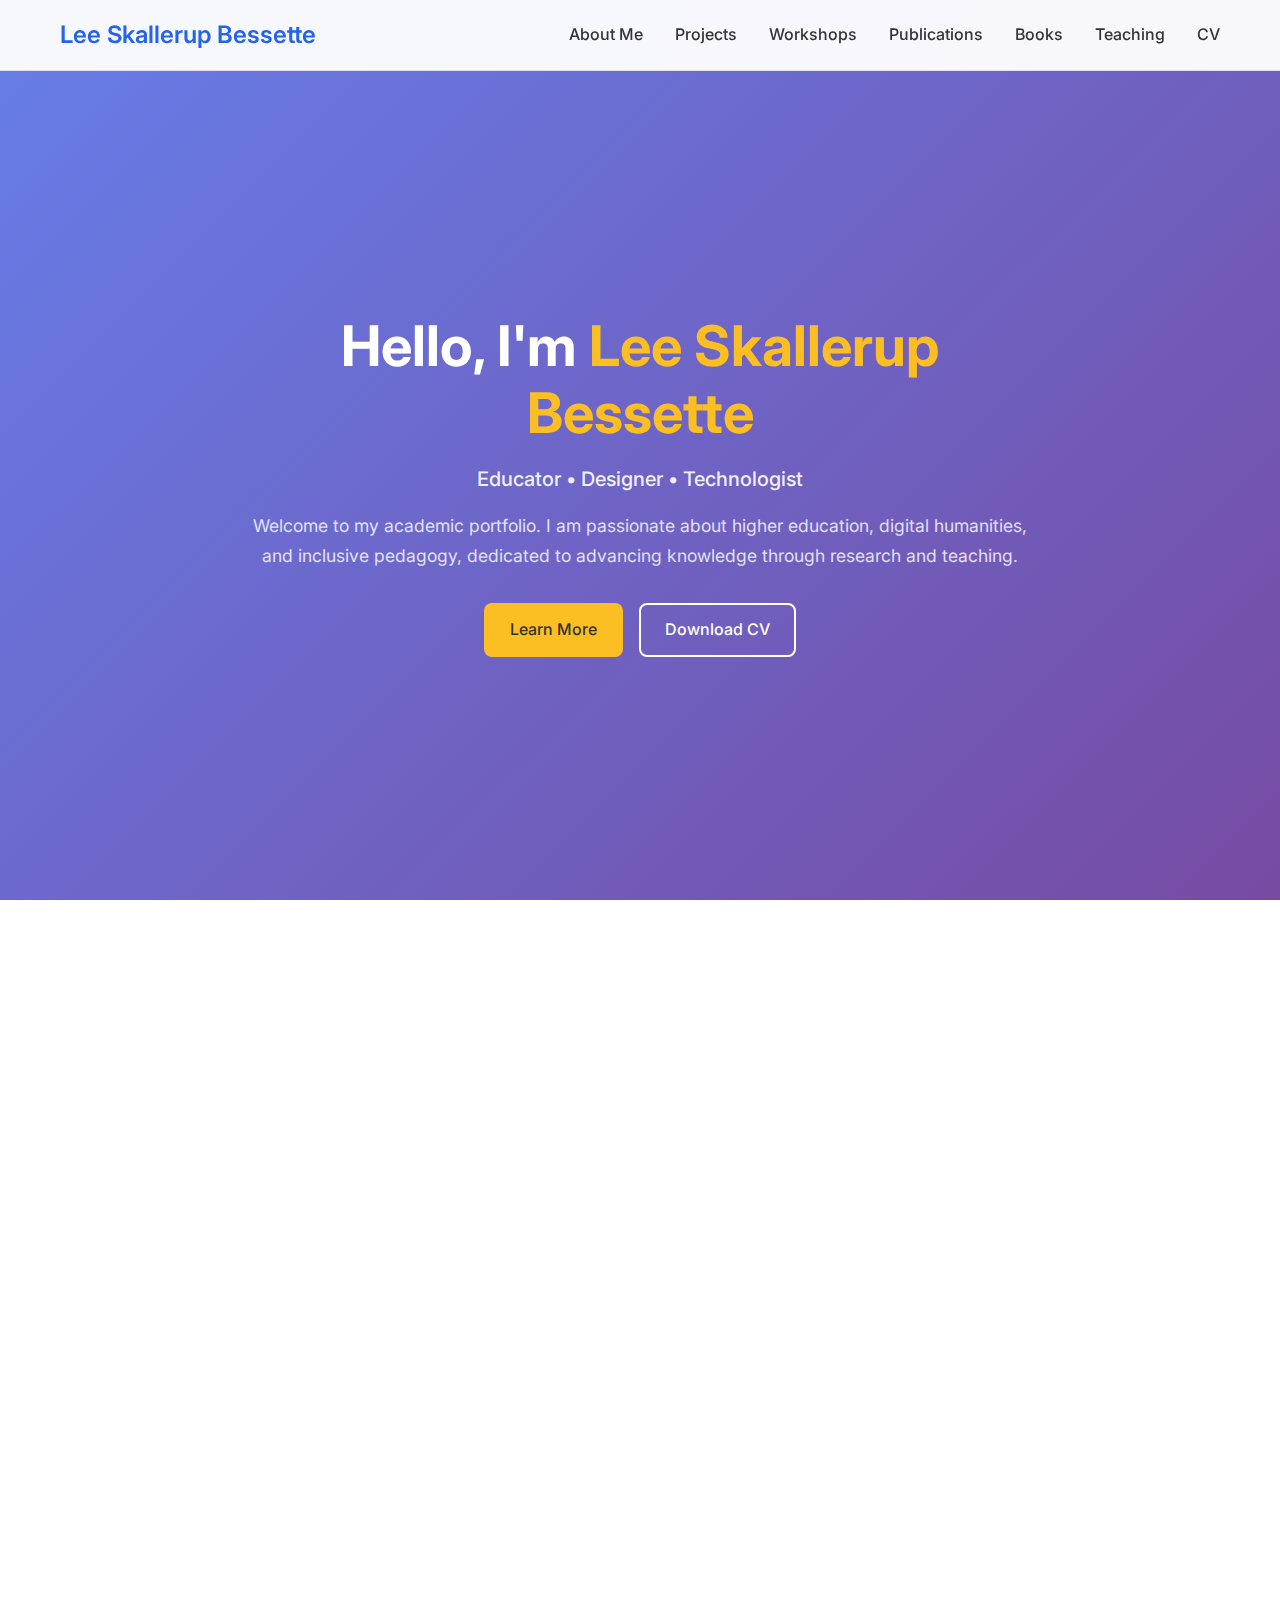
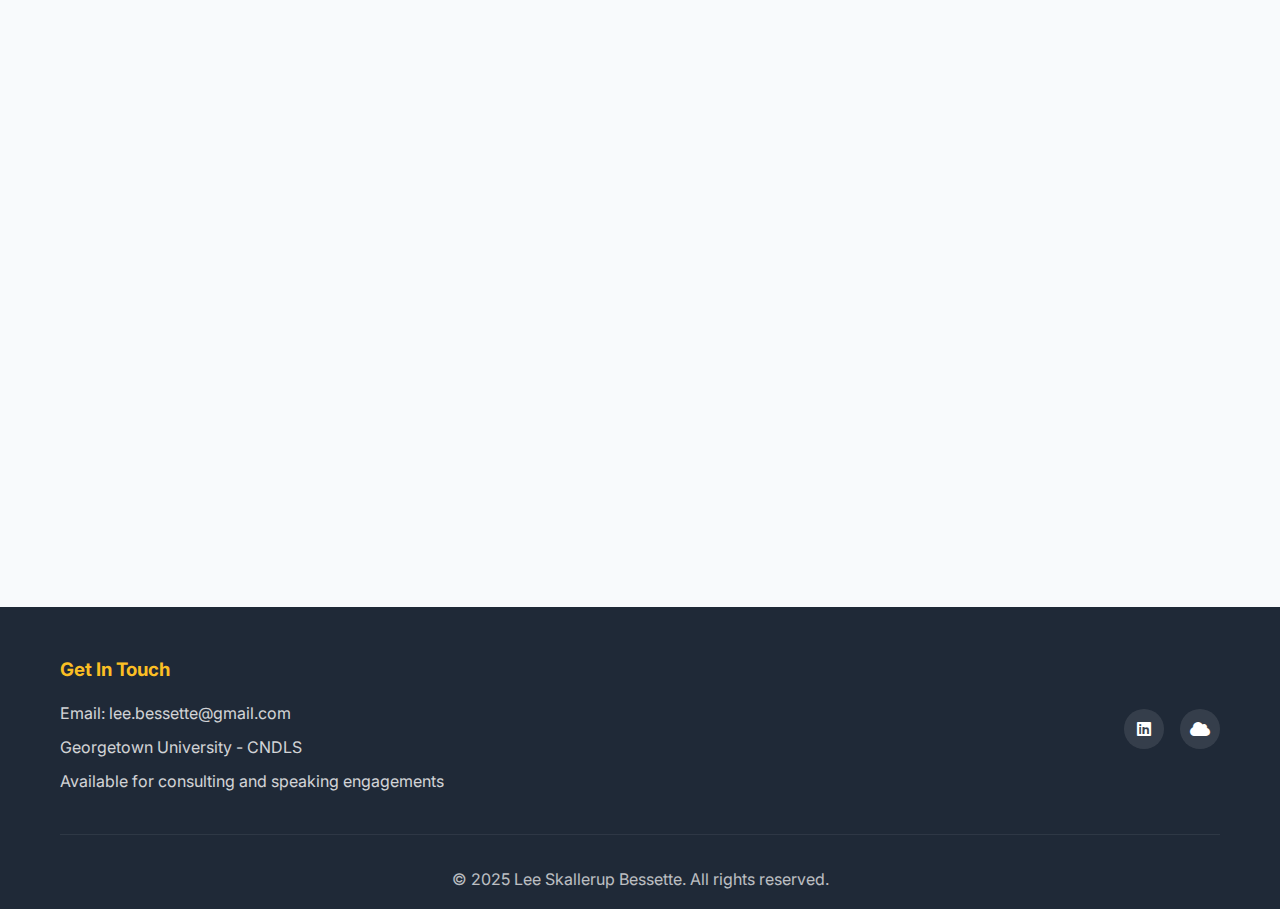
<file: index.html>
<!DOCTYPE html>
<html lang="en">
<head>
    <meta charset="UTF-8">
    <meta name="viewport" content="width=device-width, initial-scale=1.0">
    <title>Lee Skallerup Bessette - Portfolio</title>
    <link rel="stylesheet" href="styles.css">
    <link href="https://fonts.googleapis.com/css2?family=Inter:wght@300;400;500;600;700&display=swap" rel="stylesheet">
    <link rel="stylesheet" href="https://cdnjs.cloudflare.com/ajax/libs/font-awesome/6.0.0/css/all.min.css">
</head>
<body>
    <!-- Navigation -->
    <nav class="navbar">
        <div class="nav-container">
            <div class="nav-logo">
                <a href="#home">Lee Skallerup Bessette</a>
            </div>
            <div class="nav-menu" id="nav-menu">
                <a href="#about" class="nav-link">About Me</a>
                <a href="#projects" class="nav-link">Projects</a>
                <a href="#workshops" class="nav-link">Workshops</a>
                <a href="#publications" class="nav-link">Publications</a>
                <a href="#books" class="nav-link">Books</a>
                <a href="#teaching" class="nav-link">Teaching</a>
                <a href="#cv" class="nav-link">CV</a>
            </div>
            <div class="nav-toggle" id="nav-toggle">
                <span class="bar"></span>
                <span class="bar"></span>
                <span class="bar"></span>
            </div>
        </div>
    </nav>

    <!-- Hero Section -->
    <section id="home" class="hero">
        <div class="hero-container">
            <div class="hero-content">
                <h1 class="hero-title">Hello, I'm <span class="highlight">Lee Skallerup Bessette</span></h1>
                <p class="hero-subtitle">Educator • Designer • Technologist</p>
                <p class="hero-description">
                    Welcome to my academic portfolio. I am passionate about higher education, digital humanities, and inclusive pedagogy, dedicated to advancing knowledge through research and teaching.
                </p>
                <div class="hero-buttons">
                    <a href="#about" class="btn btn-primary">Learn More</a>
                    <a href="#cv" class="btn btn-secondary">Download CV</a>
                </div>
            </div>
        </div>
    </section>

    <!-- About Me Section -->
    <section id="about" class="section">
        <div class="container">
            <h2 class="section-title">About Me</h2>
            <div class="about-content">
                <div class="about-text">
                    <p>
                        With over 20 years of experience in higher education and more than a decade in faculty development, I am a dedicated researcher and educator specializing in digital learning, inclusive pedagogy, and academic culture transformation. My work focuses on creating more equitable and innovative educational spaces through technology integration and institutional change.
                    </p>
                    <p>
                        Currently, I serve as Assistant Director of Digital Learning at the Center for New Designs for Learning and Scholarship (CNDLS) at Georgetown University, where I lead signature programs including Digital Learning Days, Digital Learning Webinars, and institutional AI initiatives. I also serve as Editor of the <a href="https://onlinelibrary.wiley.com/journal/21663327" target="_blank">National Teaching and Learning Forum</a>, a leading publication in higher education pedagogy.
                    </p>
                    <p>
                        My career includes transformative leadership roles at multiple institutions: leading the <strong>eLII program</strong> at the University of Kentucky (bridging teaching & learning centers with technology analytics), spearheading <strong>Domain of One's Own</strong> at the University of Mary Washington, and contributing to institutional initiatives including the Working Group on Digital Fluency and digitally intensive general education requirements. I bring extensive experience in SACS accreditation, institutional leadership programs, and public scholarship through platforms like <em>ProfHacker</em> at the <em>Chronicle of Higher Education</em> and my <em>College Ready Writing</em> blog.
                    </p>
                    <div class="skills">
                        <h3>Areas of Expertise</h3>
                        <div class="skill-tags">
                            <span class="tag">Faculty Development</span>
                            <span class="tag">Digital Learning</span>
                            <span class="tag">Educational Technology</span>
                            <span class="tag">Inclusive Pedagogy</span>
                            <span class="tag">Academic Culture</span>
                            <span class="tag">AI in Education</span>
                            <span class="tag">Digital Humanities</span>
                            <span class="tag">Higher Education Leadership</span>
                            <span class="tag">Public Scholarship</span>
                        </div>
                    </div>
                </div>
            </div>
        </div>
    </section>

    <!-- Institutional Leadership & Innovation Section -->
    <section id="leadership" class="section">
        <div class="container">
            <h2 class="section-title">Institutional Leadership & Innovation</h2>
            <div class="leadership-grid">
                <div class="leadership-card">
                    <div class="leadership-icon">
                        <i class="fas fa-university"></i>
                    </div>
                    <div class="leadership-content">
                        <h3>Georgetown University CNDLS</h3>
                        <p class="leadership-role">Assistant Director for Digital Learning (2021-Present)</p>
                        <ul class="leadership-highlights">
                            <li><strong>Digital Learning Days:</strong> Designed and lead institution-wide digital learning programs</li>
                            <li><strong>Digital Learning Webinars:</strong> Monthly professional development series reaching faculty across the university</li>
                            <li><strong>AI Initiatives:</strong> Developed "help or hinder" framework for institutional AI integration</li>
                            <li><strong>Digital Research Initiative:</strong> Collaborative programs with GU Library</li>
                        </ul>
                    </div>
                </div>
                
                <div class="leadership-card">
                    <div class="leadership-icon">
                        <i class="fas fa-network-wired"></i>
                    </div>
                    <div class="leadership-content">
                        <h3>University of Mary Washington</h3>
                        <p class="leadership-role">Instructional Technology Specialist (2015-2018)</p>
                        <ul class="leadership-highlights">
                            <li><strong>Domain of One's Own:</strong> Led institutional implementation and faculty development</li>
                            <li><strong>Working Group on Digital Fluency:</strong> Contributed to digitally intensive general education requirement</li>
                            <li><strong>Faculty Development:</strong> Comprehensive digital pedagogy training programs</li>
                        </ul>
                    </div>
                </div>
                
                <div class="leadership-card">
                    <div class="leadership-icon">
                        <i class="fas fa-lightbulb"></i>
                    </div>
                    <div class="leadership-content">
                        <h3>University of Kentucky</h3>
                        <p class="leadership-role">Faculty Instructional Consultant (2014-2015)</p>
                        <ul class="leadership-highlights">
                            <li><strong>eLII Program:</strong> Led innovative initiative bringing teaching & learning center together with Technology Analytics</li>
                            <li><strong>Digital Pedagogy Integration:</strong> Bridged educational technology and faculty development</li>
                            <li><strong>Cross-Departmental Collaboration:</strong> Facilitated connections between academic support units</li>
                        </ul>
                    </div>
                </div>
                
                <div class="leadership-card">
                    <div class="leadership-icon">
                        <i class="fas fa-graduation-cap"></i>
                    </div>
                    <div class="leadership-content">
                        <h3>Leadership Development & Service</h3>
                        <p class="leadership-role">Multiple Institutions</p>
                        <ul class="leadership-highlights">
                            <li><strong>President's Leadership Academy:</strong> Class of 2014, Morehead State University</li>
                            <li><strong>SACS Accreditation Experience:</strong> Institutional assessment and compliance</li>
                            <li><strong>Editorial Leadership:</strong> Editor, National Teaching and Learning Forum</li>
                            <li><strong>Public Scholarship:</strong> ProfHacker contributor, College Ready Writing blog</li>
                        </ul>
                    </div>
                </div>
            </div>
        </div>
    </section>

    <!-- Projects Section -->
    <section id="projects" class="section">
        <div class="container">
            <h2 class="section-title">Projects</h2>
            <div class="projects-grid">
                <div class="project-card">
                    <div class="project-image">
                        <i class="fas fa-laptop-code"></i>
                    </div>
                    <div class="project-content">
                        <h3>Digital Pedagogy and Technology</h3>
                        <p>Exploring innovative approaches to teaching and learning in digital environments, with focus on accessibility, equity, and meaningful educational technology integration.</p>
                        <div class="project-tags">
                            <span class="tag">Digital Pedagogy</span>
                            <span class="tag">Educational Technology</span>
                            <span class="tag">Online Learning</span>
                        </div>
                        <div class="project-links">
                            <a href="digital-pedagogy-and-technology.html" class="link">View Project</a>
                        </div>
                    </div>
                </div>
                <div class="project-card">
                    <div class="project-image">
                        <i class="fas fa-brain"></i>
                    </div>
                    <div class="project-content">
                        <h3>Neurodivergence and Mental Health</h3>
                        <p>Research and advocacy around neurodivergence, mental health, and creating inclusive academic environments that support diverse minds and experiences.</p>
                        <div class="project-tags">
                            <span class="tag">Mental Health</span>
                            <span class="tag">Neurodivergence</span>
                            <span class="tag">Inclusive Education</span>
                        </div>
                        <div class="project-links">
                            <a href="neurodivergence-and-mental-health.html" class="link">View Project</a>
                        </div>
                    </div>
                </div>
                <div class="project-card">
                    <div class="project-image">
                        <i class="fas fa-microchip"></i>
                    </div>
                    <div class="project-content">
                        <h3>The Future is Minimal (Computing)</h3>
                        <p>Advocating for minimal computing approaches in education technology to promote digital equity, sustainability, and accessible learning environments.</p>
                        <div class="project-tags">
                            <span class="tag">Minimal Computing</span>
                            <span class="tag">Digital Equity</span>
                            <span class="tag">Sustainability</span>
                        </div>
                        <div class="project-links">
                            <a href="the-future-is-minimal-computing.html" class="link">View Project</a>
                        </div>
                    </div>
                </div>
            </div>
        </div>
    </section>

    <!-- Workshops Section -->
    <section id="workshops" class="section bg-light">
        <div class="container">
            <h2 class="section-title">Workshops & Presentations</h2>
            <div class="workshops-grid">
                <div class="workshop-card">
                    <div class="workshop-year">Current</div>
                    <div class="workshop-content">
                        <h3>Georgetown University Workshop Series</h3>
                        <p class="workshop-venue">Georgetown University - CNDLS</p>
                        <p>Regular workshop series including: Introduction to Domains, Dynamic Lecturing, Getting Started in Canvas, IC 101, Digital Learning Days Series, and Webinar Series.</p>
                        <div class="workshop-tags">
                            <span class="tag">Faculty Training</span>
                            <span class="tag">Educational Technology</span>
                        </div>
                    </div>
                </div>
                <div class="workshop-card">
                    <div class="workshop-year">2023</div>
                    <div class="workshop-content">
                        <h3>The Future is Minimal</h3>
                        <p class="workshop-venue">Reclaim Open</p>
                        <p>Presentation on minimal computing approaches in digital learning and their implications for equitable education technology.</p>
                        <div class="workshop-tags">
                            <span class="tag">Minimal Computing</span>
                            <span class="tag">Digital Equity</span>
                        </div>
                    </div>
                </div>
                <div class="workshop-card">
                    <div class="workshop-year">2021</div>
                    <div class="workshop-content">
                        <h3>Online Learning in the Humanities: Lessons Learned</h3>
                        <p class="workshop-venue">MLA 2021 (with Roopika Risam, Robin DeRosa, and Jason B. Jones)</p>
                        <p>Panel discussion on effective strategies for teaching humanities courses in online environments.</p>
                        <div class="workshop-tags">
                            <span class="tag">Online Learning</span>
                            <span class="tag">Humanities</span>
                        </div>
                    </div>
                </div>
                <div class="workshop-card">
                    <div class="workshop-year">2020</div>
                    <div class="workshop-content">
                        <h3>Active Learning Online - Strategies for Engagement</h3>
                        <p class="workshop-venue">Misericordia University</p>
                        <p>Workshop on implementing active learning techniques in virtual classroom environments to maintain student engagement.</p>
                        <div class="workshop-tags">
                            <span class="tag">Active Learning</span>
                            <span class="tag">Student Engagement</span>
                        </div>
                    </div>
                </div>
                <div class="workshop-card">
                    <div class="workshop-year">2020</div>
                    <div class="workshop-content">
                        <h3>Teaching Writing Online</h3>
                        <p class="workshop-venue">Skidmore College</p>
                        <p>Professional development workshop focused on adapting writing instruction for digital learning environments.</p>
                        <div class="workshop-tags">
                            <span class="tag">Writing Instruction</span>
                            <span class="tag">Online Teaching</span>
                        </div>
                    </div>
                </div>
                <div class="workshop-card">
                    <div class="workshop-year">2020</div>
                    <div class="workshop-content">
                        <h3>From Triage to Wellness: Creating Pedagogical Priorities in a Time of Uncertainty</h3>
                        <p class="workshop-venue">REMOTE: The Connected Faculty Summit (with Jennifer Friberg and Nancy Chick)</p>
                        <p>Collaborative presentation on sustainable teaching practices during crisis periods.</p>
                        <div class="workshop-tags">
                            <span class="tag">Crisis Pedagogy</span>
                            <span class="tag">Faculty Wellness</span>
                        </div>
                    </div>
                </div>
                <div class="workshop-card">
                    <div class="workshop-year">2019</div>
                    <div class="workshop-content">
                        <h3>Embedded in the Fabric: Domains and the Learning, Design, and Technology Program</h3>
                        <p class="workshop-venue">Domains 2019</p>
                        <p>Presentation on integrating Domain of One's Own into academic programs and institutional culture.</p>
                        <div class="workshop-tags">
                            <span class="tag">Domains</span>
                            <span class="tag">Digital Identity</span>
                        </div>
                    </div>
                </div>
                <div class="workshop-card">
                    <div class="workshop-year">2018</div>
                    <div class="workshop-content">
                        <h3>Building your Academic Digital Identity</h3>
                        <p class="workshop-venue">DHSI 2018</p>
                        <p>Workshop on developing professional online presence and digital scholarship practices for academics.</p>
                        <div class="workshop-tags">
                            <span class="tag">Digital Identity</span>
                            <span class="tag">Professional Development</span>
                        </div>
                    </div>
                </div>
                <div class="workshop-card">
                    <div class="workshop-year">2018</div>
                    <div class="workshop-content">
                        <h3>Incorporating Digital Fluency</h3>
                        <p class="workshop-venue">Digital Pedagogy Lab 2018</p>
                        <p>Hands-on workshop on integrating digital literacy skills into curriculum design and assessment.</p>
                        <div class="workshop-tags">
                            <span class="tag">Digital Fluency</span>
                            <span class="tag">Curriculum Design</span>
                        </div>
                    </div>
                </div>
                <div class="workshop-card">
                    <div class="workshop-year">2017</div>
                    <div class="workshop-content">
                        <h3>Transforming the Workshop With and Through Design Thinking</h3>
                        <p class="workshop-venue">Educause ELI (with Chris Rice)</p>
                        <p>Interactive session on applying design thinking principles to faculty development and workshop design.</p>
                        <div class="workshop-tags">
                            <span class="tag">Design Thinking</span>
                            <span class="tag">Faculty Development</span>
                        </div>
                    </div>
                </div>
            </div>
        </div>
    </section>

    <!-- Publications Section -->
    <section id="publications" class="section">
        <div class="container">
            <h2 class="section-title">Recent Publications</h2>
            <div class="publications-grid">
                <div class="publication-card">
                    <div class="publication-date">2024</div>
                    <div class="publication-content">
                        <h3>Minimal Computing and Ed-Tech</h3>
                        <p class="publication-venue">Learning, Media and Technology (Special Issue)</p>
                        <p>Co-edited special issue with Roopika Risam exploring minimal computing approaches in educational technology for equity and sustainability.</p>
                        <div class="publication-tags">
                            <span class="tag">Minimal Computing</span>
                            <span class="tag">Educational Technology</span>
                            <span class="tag">Digital Equity</span>
                        </div>
                        <div class="publication-links">
                            <a href="https://www.tandfonline.com/toc/cjem20/49/5" class="link">Read Issue</a>
                        </div>
                    </div>
                </div>
                <div class="publication-card">
                    <div class="publication-date">2023</div>
                    <div class="publication-content">
                        <h3>"There's no normal to get back to': The state of Higher Ed"</h3>
                        <p class="publication-venue">Public Books</p>
                        <p>Analysis of higher education's transformation post-COVID and the need for systemic change rather than returning to previous models.</p>
                        <div class="publication-tags">
                            <span class="tag">Higher Education</span>
                            <span class="tag">COVID-19</span>
                            <span class="tag">Institutional Change</span>
                        </div>
                        <div class="publication-links">
                            <a href="https://www.publicbooks.org/state-of-higher-ed-after-covid/" class="link">Read Article</a>
                        </div>
                    </div>
                </div>
                <div class="publication-card">
                    <div class="publication-date">2022</div>
                    <div class="publication-content">
                        <h3>Digital Redlining, Minimal Computing, and Equity</h3>
                        <p class="publication-venue">Critical Digital Pedagogy – Broadening Horizons, Bridging Theory and Practice</p>
                        <p>Chapter examining how digital inequities mirror historical redlining practices and proposing minimal computing as a solution for educational equity.</p>
                        <div class="publication-tags">
                            <span class="tag">Digital Equity</span>
                            <span class="tag">Minimal Computing</span>
                            <span class="tag">Critical Pedagogy</span>
                        </div>
                        <div class="publication-links">
                            <a href="https://read.aupress.ca/read/critical-digital-pedagogy-in-higher-education/section/9dec9047-8272-49e7-8fdd-2e116d34a2e8#ch07" class="link">Read Chapter</a>
                        </div>
                    </div>
                </div>
                <div class="publication-card">
                    <div class="publication-date">2020</div>
                    <div class="publication-content">
                        <h3>Affective Labor: The Need for, and Cost of, Workplace Equanimity</h3>
                        <p class="publication-venue">EDUCAUSE Review</p>
                        <p>Examining the emotional and psychological demands placed on higher education professionals and the institutional costs of expecting workplace composure.</p>
                        <div class="publication-tags">
                            <span class="tag">Affective Labor</span>
                            <span class="tag">Higher Education</span>
                            <span class="tag">Workplace Culture</span>
                        </div>
                        <div class="publication-links">
                            <a href="https://er.educause.edu/blogs/2020/3/affective-labor-the-need-for-and-cost-of-workplace-equanimity" class="link">Read Article</a>
                        </div>
                    </div>
                </div>
                <div class="publication-card">
                    <div class="publication-date">2021</div>
                    <div class="publication-content">
                        <h3>Affective Labor and Faculty Development: COVID-19 and Dealing with the Emotional Fallout</h3>
                        <p class="publication-venue">Journal on Centers for Teaching and Learning</p>
                        <p>Co-authored with Susannah McGowan, examining the emotional labor required of faculty developers during the pandemic transition.</p>
                        <div class="publication-tags">
                            <span class="tag">Faculty Development</span>
                            <span class="tag">Affective Labor</span>
                            <span class="tag">COVID-19</span>
                        </div>
                        <div class="publication-links">
                            <a href="https://openjournal.lib.miamioh.edu/index.php/jctl/article/view/212" class="link">Read Article</a>
                        </div>
                    </div>
                </div>
                <div class="publication-card">
                    <div class="publication-date">2020</div>
                    <div class="publication-content">
                        <h3>5 Myths About Remote Teaching in the Covid-19 Crisis</h3>
                        <p class="publication-venue">Chronicle of Higher Education</p>
                        <p>Co-authored with Nancy Chick and Jennifer C. Friberg, debunking common misconceptions about emergency remote teaching during the pandemic.</p>
                        <div class="publication-tags">
                            <span class="tag">Remote Teaching</span>
                            <span class="tag">COVID-19</span>
                            <span class="tag">Crisis Pedagogy</span>
                        </div>
                        <div class="publication-links">
                            <a href="https://www.chronicle.com/article/5-myths-about-remote-teaching-in-the-covid-19-crisis/" class="link">Read Article</a>
                        </div>
                    </div>
                </div>
            </div>
        </div>
    </section>

    <!-- Books Section -->
    <section id="books" class="section bg-light books-section">
        <div class="container">
            <h2 class="section-title">Published Books</h2>
            <div class="books-grid">
                <div class="book-card">
                    <div class="book-image neurodiversity">
                        <div class="book-placeholder">
                            <div>OF MANY</div>
                            <div>MINDS</div>
                            <div style="font-size: 0.7rem; margin-top: 0.5rem;">Neurodiversity & Mental Health</div>
                        </div>
                    </div>
                    <div class="book-content">
                        <h3>Of Many Minds: Neurodiversity and Mental Health Among University Faculty and Staff</h3>
                        <p class="book-authors">Rebecca Pope-Ruark, Lee Skallerup Bessette</p>
                        <p class="book-description">An exploration of neurodiversity and mental health in academic environments, offering insights and strategies for creating more inclusive university communities.</p>
                        <div class="book-details">
                            <span class="publisher">Johns Hopkins University Press</span>
                        </div>
                        <div class="book-links">
                            <a href="https://www.amazon.com/Many-Minds-Neurodiversity-University-Faculty/dp/1421452529" class="btn btn-outline" target="_blank">Amazon</a>
                        </div>
                    </div>
                </div>
                <div class="book-card">
                    <div class="book-image alt-ac">
                        <div class="book-placeholder">
                            <div>AFFECTIVE</div>
                            <div>LABOR</div>
                            <div style="font-size: 0.7rem; margin-top: 0.5rem;">Alt-Ac Careers</div>
                        </div>
                    </div>
                    <div class="book-content">
                        <h3>Affective Labor and Alt-Ac Careers</h3>
                        <p class="book-authors">Lee Skallerup Bessette</p>
                        <p class="book-description">Examining alternative academic careers and the emotional labor involved in reimagining professional paths beyond traditional academia.</p>
                        <div class="book-details">
                            <span class="publisher">University Press of Kansas</span>
                        </div>
                        <div class="book-links">
                            <a href="https://www.amazon.com/Affective-Alt-Ac-Careers-Skallerup-Bessette/dp/0700632980" class="btn btn-outline" target="_blank">Amazon</a>
                        </div>
                    </div>
                </div>
                <div class="book-card">
                    <div class="book-image translation">
                        <div class="book-placeholder">
                            <div>A JOURNEY</div>
                            <div>IN</div>
                            <div>TRANSLATION</div>
                            <div style="font-size: 0.7rem; margin-top: 0.5rem;">Anne Hébert's Poetry</div>
                        </div>
                    </div>
                    <div class="book-content">
                        <h3>A Journey in Translation: Anne Hébert's Poetry in English</h3>
                        <p class="book-authors">Lee Skallerup Bessette</p>
                        <p class="book-description">A scholarly exploration of French-Canadian poetry translation, focusing on the works of Anne Hébert and their English translations.</p>
                        <div class="book-details">
                            <span class="publisher">University of Ottawa Press</span>
                        </div>
                        <div class="book-links">
                            <a href="https://www.amazon.com/Journey-Translation-Canadian-Literature-Collection/dp/0776623761" class="btn btn-outline" target="_blank">Amazon</a>
                        </div>
                    </div>
                </div>
                <div class="book-card">
                    <div class="book-image pedagogue">
                        <div class="book-placeholder">
                            <div>TWIST</div>
                            <div>WEAVE</div>
                            <div>UNTANGLE</div>
                            <div style="font-size: 0.7rem; margin-top: 0.5rem;">Critical Pedagogue</div>
                        </div>
                    </div>
                    <div class="book-content">
                        <h3>Twist, Weave, Untangle: The Making of a Critical Pedagogue</h3>
                        <p class="book-authors">Lee Skallerup Bessette</p>
                        <p class="book-description">A reflective memoir on developing critical pedagogical practices and the journey toward becoming an engaged educator.</p>
                        <div class="book-details">
                            <span class="publisher">Self-Published</span>
                        </div>
                        <div class="book-links">
                            <a href="https://www.amazon.com/Twist-Weave-Untangle-Critical-Pedagogue/dp/B085KK6LCK" class="btn btn-outline" target="_blank">Amazon</a>
                        </div>
                    </div>
                </div>
                <div class="book-card">
                    <div class="book-image breathe">
                        <div class="book-placeholder">
                            <div>LEARNING</div>
                            <div>TO</div>
                            <div>BREATHE</div>
                            <div style="font-size: 0.7rem; margin-top: 0.5rem;">Mental Health Journey</div>
                        </div>
                    </div>
                    <div class="book-content">
                        <h3>Learning to Breathe: A Mental Health Journey</h3>
                        <p class="book-authors">Lee Skallerup Bessette</p>
                        <p class="book-description">A personal and professional exploration of mental health in academia, offering insights and strategies for well-being in academic careers.</p>
                        <div class="book-details">
                            <span class="publisher">Self-Published</span>
                        </div>
                        <div class="book-links">
                            <a href="https://www.amazon.com/Learning-Breathe-Mental-Health-Journey-ebook/dp/B085K7TKPB" class="btn btn-outline" target="_blank">Amazon</a>
                        </div>
                    </div>
                </div>
                <div class="book-card">
                    <div class="book-image laferriere">
                        <div class="book-placeholder">
                            <div>DANY</div>
                            <div>LAFERRIÈRE</div>
                            <div style="font-size: 0.7rem; margin-top: 0.5rem;">Essays On His Works</div>
                        </div>
                    </div>
                    <div class="book-content">
                        <h3>Dany Laferrière: Essays On His Works</h3>
                        <p class="book-authors">Lee Skallerup Bessette (Editor)</p>
                        <p class="book-description">This collection of essays examines the body of work of Quebec writer Dany Laferrière through various critical and analytic lenses. Issues such as identity, privilege, memory, exile and return are explored in relation to his writing.</p>
                        <div class="book-details">
                            <span class="publisher">Guernica Editions</span>
                        </div>
                        <div class="book-links">
                            <a href="https://guernicaeditions.com/products/dany-laferrire?_pos=1&_sid=cb410df7f&_ss=r" class="btn btn-outline" target="_blank">Guernica Editions</a>
                        </div>
                    </div>
                </div>
                <div class="book-card">
                    <div class="book-image hebert">
                        <div class="book-placeholder">
                            <div>ANNE</div>
                            <div>HÉBERT</div>
                            <div style="font-size: 0.7rem; margin-top: 0.5rem;">Essays on Her Works</div>
                        </div>
                    </div>
                    <div class="book-content">
                        <h3>Anne Hébert: Essays on Her Works</h3>
                        <p class="book-authors">Lee Skallerup Bessette (Editor)</p>
                        <p class="book-description">Anne Hébert made Quebec literature internationally known. This collection of essays is a tribute to Hébert's literary grace and power as an author, exploring her poems, stories and novels that brought the passion and mysteries of rural Quebec to wider audiences.</p>
                        <div class="book-details">
                            <span class="publisher">Guernica Editions</span>
                        </div>
                        <div class="book-links">
                            <a href="https://www.amazon.ca/Anne-H%C3%A9bert-Essays-Her-Works/dp/1550712780" class="btn btn-outline" target="_blank">Amazon</a>
                        </div>
                    </div>
                </div>
            </div>
        </div>
    </section>

    <!-- Teaching Section -->
    <section id="teaching" class="section">
        <div class="container">
            <h2 class="section-title">Teaching</h2>
            <div class="teaching-content">
                <div class="teaching-philosophy">
                    <h3>Teaching Philosophy: Care-Centered & Peer-Driven Pedagogy</h3>
                    <p>
                        My teaching philosophy is grounded in care-centered pedagogy—meeting students where they are, understanding the real challenges they face, and creating meaningful learning experiences regardless of constraints. Drawing from over two decades of experience across diverse educational contexts, from traditional universities to correctional education programs, I believe that meaningful learning happens when we prioritize care, flexibility, and inclusive design.
                    </p>
                    <p>
                        Central to my practice is <strong>peer-driven learning</strong>, an approach I developed and refined over multiple semesters that transforms students from passive recipients to active collaborators in their education. Instead of the traditional "banking model," I create classroom environments where students drive their own learning through collaboration, play, and authentic engagement with material that matters to them. This approach honors student autonomy while maintaining high standards, fostering what Daniel Pink identifies as the key motivators: autonomy, mastery, and purpose.
                    </p>
                    <p>
                        I approach educational technology as a tool for enhancing human connection rather than replacing it, inspired by the same spirit that made Sesame Street revolutionary: using innovative approaches to reach learners where they are, with careful attention to research, representation, and equity. My courses emphasize digital literacy, collaborative learning, and the value of diverse perspectives in academic discourse, always with an eye toward creating accessible and sustainable learning environments.
                    </p>
                </div>
                <div class="courses-grid">
                    <div class="course-card">
                        <h3>Digital Studies</h3>
                        <p class="course-level">Graduate & Undergraduate</p>
                        <p>Courses exploring digital tools, methodologies, and critical approaches to technology in academic and professional contexts.</p>
                        <div class="course-tags">
                            <span class="tag">Digital Tools</span>
                            <span class="tag">Critical Technology Studies</span>
                            <span class="tag">Digital Humanities</span>
                        </div>
                        <a href="digital-studies.html" class="course-link">Explore Digital Studies <i class="fas fa-arrow-right"></i></a>
                    </div>
                    <div class="course-card">
                        <h3>Writing Studies</h3>
                        <p class="course-level">All Levels</p>
                        <p>Academic and professional writing courses emphasizing digital literacy, multimodal composition, and inclusive pedagogical practices.</p>
                        <div class="course-tags">
                            <span class="tag">Composition</span>
                            <span class="tag">Digital Writing</span>
                            <span class="tag">Rhetoric</span>
                        </div>
                        <a href="writing-studies.html" class="course-link">Explore Writing Studies <i class="fas fa-arrow-right"></i></a>
                    </div>
                    <div class="course-card">
                        <h3>Languages and Literature</h3>
                        <p class="course-level">Graduate & Undergraduate</p>
                        <p>Comparative literature, French language, and world literature courses focusing on cultural analysis and critical interpretation.</p>
                        <div class="course-tags">
                            <span class="tag">Comparative Literature</span>
                            <span class="tag">French Language</span>
                            <span class="tag">World Literature</span>
                        </div>
                        <a href="languages-literature.html" class="course-link">Explore Languages & Literature <i class="fas fa-arrow-right"></i></a>
                    </div>
                    <div class="course-card">
                        <h3>Graduate & Professional Development</h3>
                        <p class="course-level">Graduate & Professional</p>
                        <p>Empowering educators through care-centered pedagogy, instructional technology, and innovative teaching practices across diverse contexts.</p>
                        <div class="course-tags">
                            <span class="tag">Faculty Development</span>
                            <span class="tag">Instructional Technology</span>
                            <span class="tag">Care-Centered Pedagogy</span>
                        </div>
                        <a href="graduate-professional.html" class="course-link">Explore Graduate Development <i class="fas fa-arrow-right"></i></a>
                    </div>
                </div>
            </div>
        </div>
    </section>

    <!-- CV Section -->
    <section id="cv" class="section bg-light">
        <div class="container">
            <h2 class="section-title">Curriculum Vitae</h2>
            <div class="cv-content">
                <div class="cv-download">
                    <i class="fas fa-file-pdf"></i>
                    <h3>Download Full CV</h3>
                    <p>Get the complete version of my curriculum vitae with detailed information about my academic background, research, and achievements.</p>
                    <a href="Skallerup_Lee_CV.pdf" class="btn btn-primary" target="_blank">Download PDF</a>
                </div>
                <div class="cv-summary">
                    <div class="cv-section">
                        <h3>Education</h3>
                        <div class="cv-item">
                            <h4>Ph.D. in Comparative Literature</h4>
                            <p>University of Alberta, Edmonton, Alberta, Canada, 2001 - 2007</p>
                            <p class="dissertation">Dissertation: Found in translation: the journey of Anne Hébert's poetry in(to) English</p>
                        </div>
                        <div class="cv-item">
                            <h4>M.A. in Comparative Canadian Literature</h4>
                            <p>Université de Sherbrooke, Sherbrooke, Québec, Canada, 2000 - 2003</p>
                        </div>
                        <div class="cv-item">
                            <h4>B.A. in English Studies with Specialization in Professional Writing</h4>
                            <p>Université de Sherbrooke, Sherbrooke, Québec, Canada, 1996 - 1999</p>
                        </div>
                    </div>
                    <div class="cv-section">
                        <h3>Professional Appointments</h3>
                        <div class="cv-item">
                            <h4>Assistant Director for Digital Learning</h4>
                            <p>Center for New Designs for Learning and Scholarship (CNDLS), Georgetown University, 2021 - Present</p>
                        </div>
                        <div class="cv-item">
                            <h4>Learning Design Specialist</h4>
                            <p>CNDLS, Georgetown University, 2018 - 2021</p>
                        </div>
                        <div class="cv-item">
                            <h4>Editor, National Teaching and Learning Forum</h4>
                            <p>Wiley Publishing, 2021 - Present</p>
                        </div>
                        <div class="cv-item">
                            <h4>Instructional Technology Specialist</h4>
                            <p>Division of Teaching and Learning Technologies, University of Mary Washington, 2015 - 2018</p>
                        </div>
                        <div class="cv-item">
                            <h4>Instructional Designer</h4>
                            <p>Learning Innovation Center, Lambton College, Sarnia, Ontario, 2017 - 2018</p>
                        </div>
                        <div class="cv-item">
                            <h4>Faculty Instructional Consultant</h4>
                            <p>Center for the Enhancement of Learning and Teaching, University of Kentucky, 2014 - 2015</p>
                        </div>
                        <div class="cv-item">
                            <h4>Full-Time Instructor</h4>
                            <p>Department of English, Morehead State University, 2010 - 2014</p>
                        </div>
                        <div class="cv-item">
                            <h4>Assistant Professor</h4>
                            <p>Department of English, Florida A&M University, 2008 - 2009</p>
                        </div>
                    </div>
                </div>
            </div>
        </div>
    </section>

    <!-- Footer -->
    <footer class="footer">
        <div class="container">
            <div class="footer-content">
                <div class="footer-info">
                    <h3>Get In Touch</h3>
                    <p>Email: lee.bessette@gmail.com</p>
                    <p>Georgetown University - CNDLS</p>
                    <p>Available for consulting and speaking engagements</p>
                </div>
                <div class="footer-links">
                    <a href="https://www.linkedin.com/in/lees2/" class="social-link" target="_blank" rel="noopener noreferrer"><i class="fab fa-linkedin"></i></a>
                    <a href="https://bsky.app/profile/readywriting.bsky.social" class="social-link" target="_blank" rel="noopener noreferrer"><i class="fas fa-cloud"></i></a>
                </div>
            </div>
            <div class="footer-bottom">
                <p>&copy; 2025 Lee Skallerup Bessette. All rights reserved.</p>
            </div>
        </div>
    </footer>

    <script src="script.js"></script>
</body>
</html>
</file>
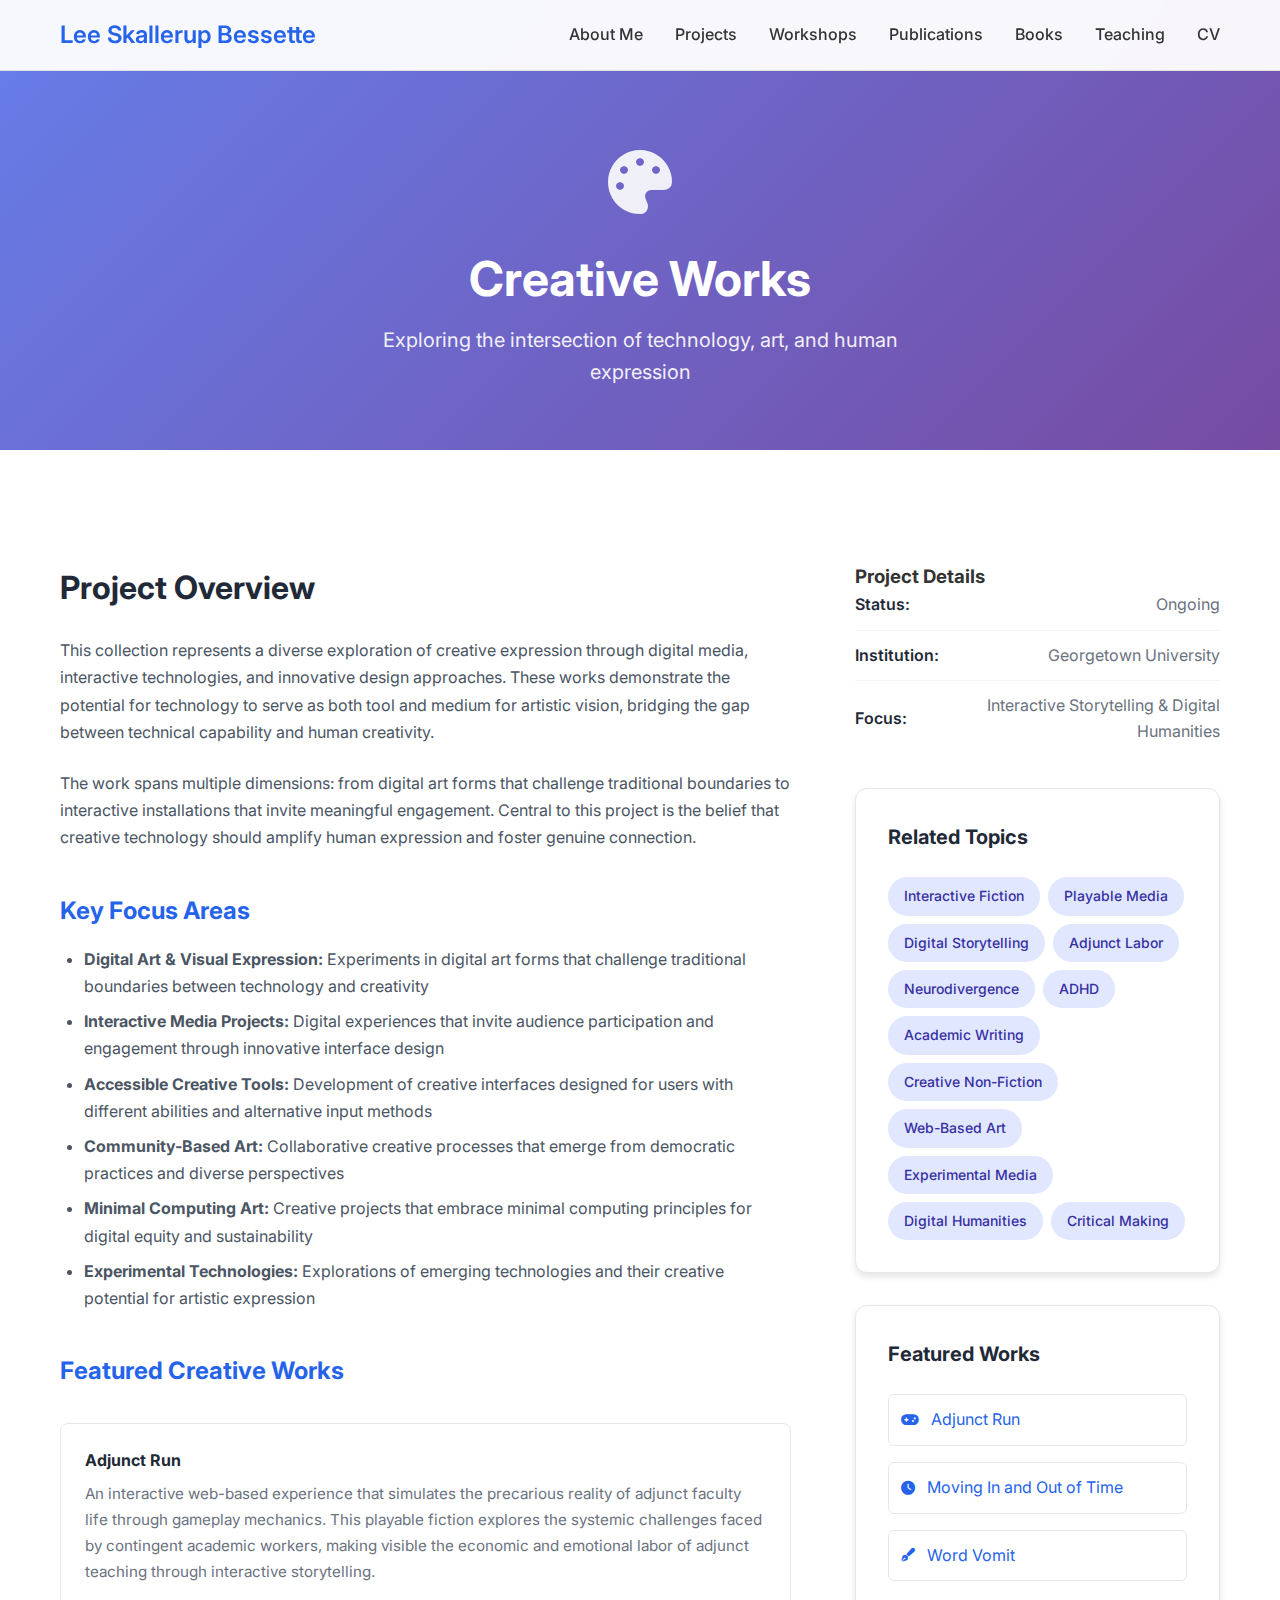
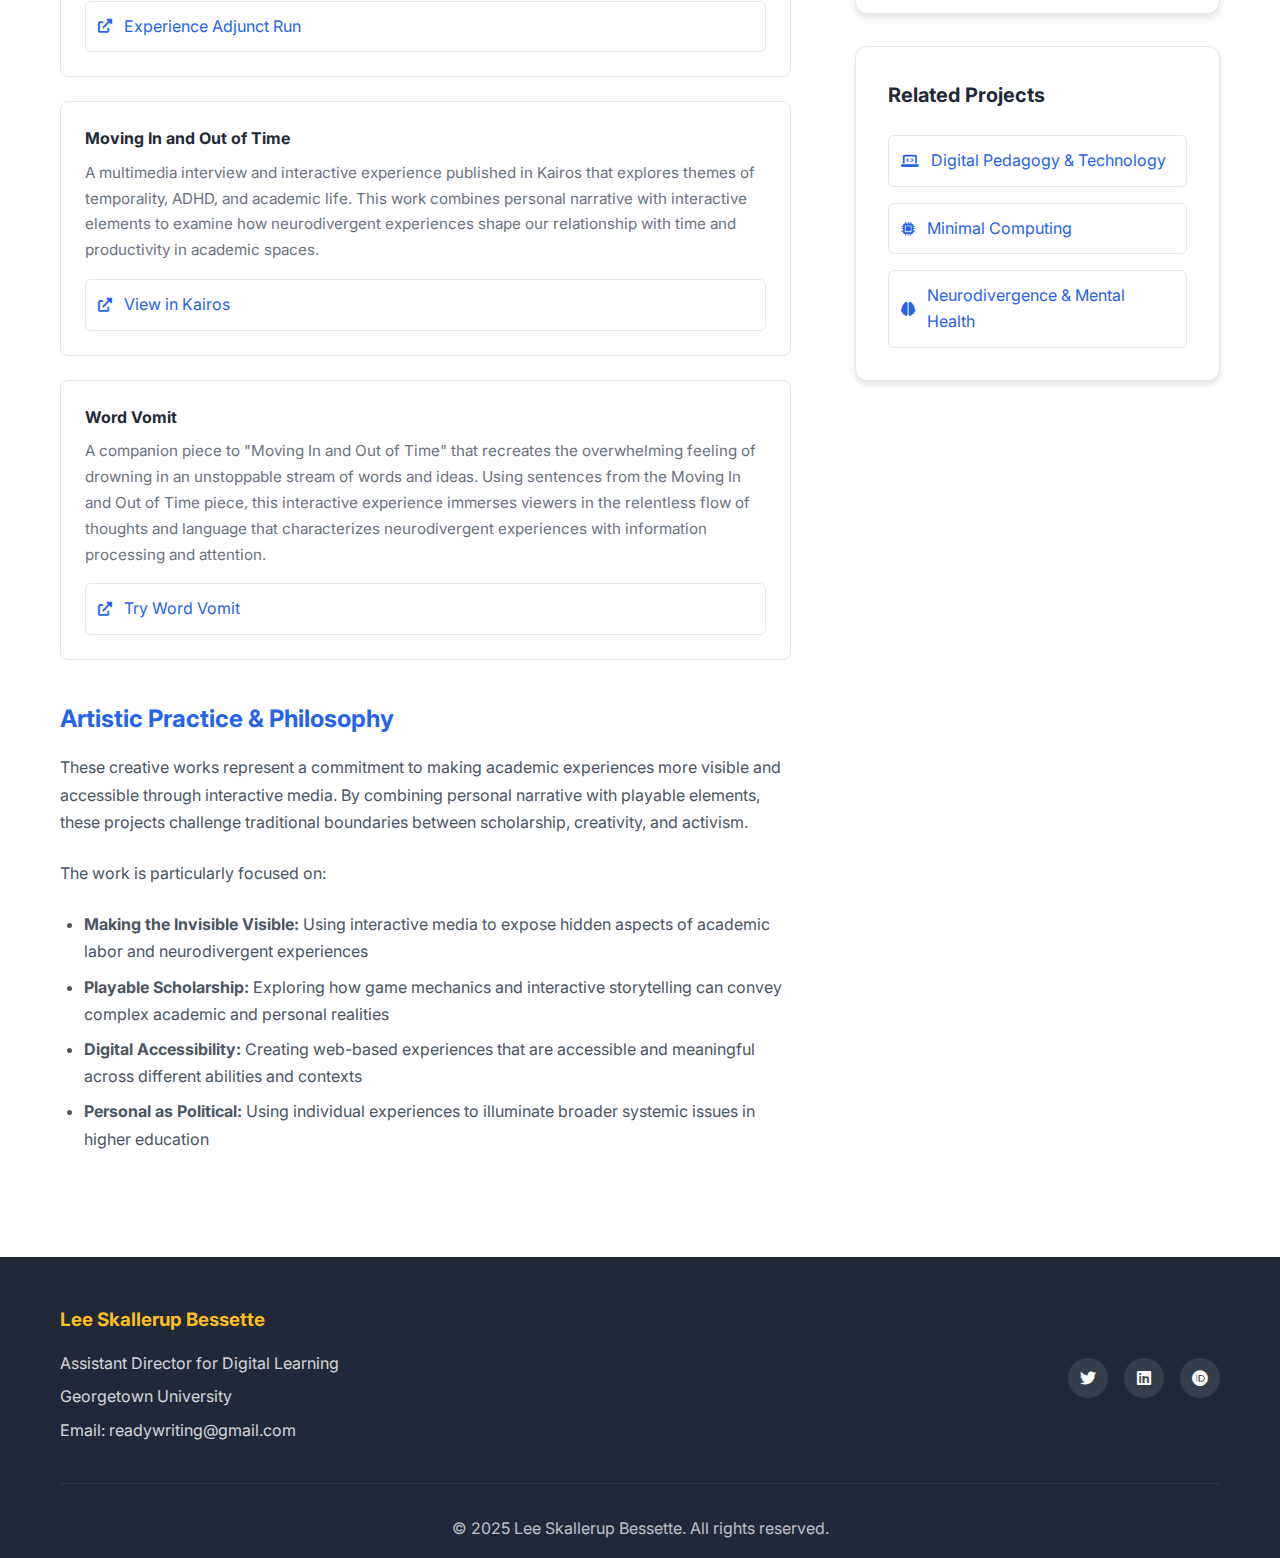
<file: creative-works.html>
<!DOCTYPE html>
<html lang="en">
<head>
    <meta charset="UTF-8">
    <meta name="viewport" content="width=device-width, initial-scale=1.0">
    <title>Creative Works - Lee Skallerup Bessette</title>
    <link rel="stylesheet" href="styles.css">
    <link href="https://fonts.googleapis.com/css2?family=Inter:wght@300;400;500;600;700&display=swap" rel="stylesheet">
    <link rel="stylesheet" href="https://cdnjs.cloudflare.com/ajax/libs/font-awesome/6.0.0/css/all.min.css">
</head>
<body>
    <!-- Navigation -->
    <nav class="navbar">
        <div class="nav-container">
            <div class="nav-logo">
                <a href="index.html">Lee Skallerup Bessette</a>
            </div>
            <div class="nav-menu" id="nav-menu">
                <a href="index.html#about" class="nav-link">About Me</a>
                <a href="index.html#projects" class="nav-link">Projects</a>
                <a href="index.html#workshops" class="nav-link">Workshops</a>
                <a href="index.html#publications" class="nav-link">Publications</a>
                <a href="index.html#books" class="nav-link">Books</a>
                <a href="index.html#teaching" class="nav-link">Teaching</a>
                <a href="index.html#cv" class="nav-link">CV</a>
            </div>
            <div class="nav-toggle" id="nav-toggle">
                <span class="bar"></span>
                <span class="bar"></span>
                <span class="bar"></span>
            </div>
        </div>
    </nav>

    <!-- Project Hero Section -->
    <section class="project-hero">
        <div class="container">
            <div class="project-hero-content">
                <div class="project-icon">
                    <i class="fas fa-palette"></i>
                </div>
                <h1 class="project-title">Creative Works</h1>
                <p class="project-subtitle">Exploring the intersection of technology, art, and human expression</p>
            </div>
        </div>
    </section>

    <!-- Project Content -->
    <section class="section">
        <div class="container">
            <div class="project-content-grid">
                <div class="project-main">
                    <div class="project-overview">
                        <h2>Project Overview</h2>
                        <p>This collection represents a diverse exploration of creative expression through digital media, interactive technologies, and innovative design approaches. These works demonstrate the potential for technology to serve as both tool and medium for artistic vision, bridging the gap between technical capability and human creativity.</p>
                        
                        <p>The work spans multiple dimensions: from digital art forms that challenge traditional boundaries to interactive installations that invite meaningful engagement. Central to this project is the belief that creative technology should amplify human expression and foster genuine connection.</p>
                        
                        <h3>Key Focus Areas</h3>
                        <ul>
                            <li><strong>Digital Art & Visual Expression:</strong> Experiments in digital art forms that challenge traditional boundaries between technology and creativity</li>
                            <li><strong>Interactive Media Projects:</strong> Digital experiences that invite audience participation and engagement through innovative interface design</li>
                            <li><strong>Accessible Creative Tools:</strong> Development of creative interfaces designed for users with different abilities and alternative input methods</li>
                            <li><strong>Community-Based Art:</strong> Collaborative creative processes that emerge from democratic practices and diverse perspectives</li>
                            <li><strong>Minimal Computing Art:</strong> Creative projects that embrace minimal computing principles for digital equity and sustainability</li>
                            <li><strong>Experimental Technologies:</strong> Explorations of emerging technologies and their creative potential for artistic expression</li>
                        </ul>

                        <h3>Featured Creative Works</h3>
                        <div class="related-publications">
                            <div class="publication-highlight">
                                <h4>Adjunct Run</h4>
                                <p>An interactive web-based experience that simulates the precarious reality of adjunct faculty life through gameplay mechanics. This playable fiction explores the systemic challenges faced by contingent academic workers, making visible the economic and emotional labor of adjunct teaching through interactive storytelling.</p>
                                <div class="external-links">
                                    <a href="https://readywriting.github.io/Adjunct-Run/" class="external-link" target="_blank">
                                        <i class="fas fa-external-link-alt"></i>
                                        Experience Adjunct Run
                                    </a>
                                </div>
                            </div>
                            
                            <div class="publication-highlight">
                                <h4>Moving In and Out of Time</h4>
                                <p>A multimedia interview and interactive experience published in Kairos that explores themes of temporality, ADHD, and academic life. This work combines personal narrative with interactive elements to examine how neurodivergent experiences shape our relationship with time and productivity in academic spaces.</p>
                                <div class="external-links">
                                    <a href="https://kairos.technorhetoric.net/26.2/interviews/bessette/index.html" class="external-link" target="_blank">
                                        <i class="fas fa-external-link-alt"></i>
                                        View in Kairos
                                    </a>
                                </div>
                            </div>
                            
                            <div class="publication-highlight">
                                <h4>Word Vomit</h4>
                                <p>A companion piece to "Moving In and Out of Time" that recreates the overwhelming feeling of drowning in an unstoppable stream of words and ideas. Using sentences from the Moving In and Out of Time piece, this interactive experience immerses viewers in the relentless flow of thoughts and language that characterizes neurodivergent experiences with information processing and attention.</p>
                                <div class="external-links">
                                    <a href="https://readywriting.github.io/wordvomit/" class="external-link" target="_blank">
                                        <i class="fas fa-external-link-alt"></i>
                                        Try Word Vomit
                                    </a>
                                </div>
                            </div>
                        </div>

                        <h3>Artistic Practice & Philosophy</h3>
                        <p>These creative works represent a commitment to making academic experiences more visible and accessible through interactive media. By combining personal narrative with playable elements, these projects challenge traditional boundaries between scholarship, creativity, and activism.</p>
                        
                        <p>The work is particularly focused on:</p>
                        <ul>
                            <li><strong>Making the Invisible Visible:</strong> Using interactive media to expose hidden aspects of academic labor and neurodivergent experiences</li>
                            <li><strong>Playable Scholarship:</strong> Exploring how game mechanics and interactive storytelling can convey complex academic and personal realities</li>
                            <li><strong>Digital Accessibility:</strong> Creating web-based experiences that are accessible and meaningful across different abilities and contexts</li>
                            <li><strong>Personal as Political:</strong> Using individual experiences to illuminate broader systemic issues in higher education</li>
                        </ul>
                    </div>
                </div>

                <div class="project-sidebar">
                    <div class="project-meta-card">
                        <h3>Project Details</h3>
                        <div class="project-meta">
                            <div class="meta-item">
                                <strong>Status:</strong>
                                <span>Ongoing</span>
                            </div>
                            <div class="meta-item">
                                <strong>Institution:</strong>
                                <span>Georgetown University</span>
                            </div>
                            <div class="meta-item">
                                <strong>Focus:</strong>
                                <span>Interactive Storytelling & Digital Humanities</span>
                            </div>
                        </div>
                    </div>

                    <div class="project-tags-card">
                        <h3>Related Topics</h3>
                        <div class="tag-cloud">
                            <span class="tag">Interactive Fiction</span>
                            <span class="tag">Playable Media</span>
                            <span class="tag">Digital Storytelling</span>
                            <span class="tag">Adjunct Labor</span>
                            <span class="tag">Neurodivergence</span>
                            <span class="tag">ADHD</span>
                            <span class="tag">Academic Writing</span>
                            <span class="tag">Creative Non-Fiction</span>
                            <span class="tag">Web-Based Art</span>
                            <span class="tag">Experimental Media</span>
                            <span class="tag">Digital Humanities</span>
                            <span class="tag">Critical Making</span>
                        </div>
                    </div>

                    <div class="project-links-card">
                        <h3>Featured Works</h3>
                        <div class="external-links">
                            <a href="https://readywriting.github.io/Adjunct-Run/" class="external-link" target="_blank">
                                <i class="fas fa-gamepad"></i>
                                Adjunct Run
                            </a>
                            <a href="https://kairos.technorhetoric.net/26.2/interviews/bessette/index.html" class="external-link" target="_blank">
                                <i class="fas fa-clock"></i>
                                Moving In and Out of Time
                            </a>
                            <a href="https://readywriting.github.io/wordvomit/" class="external-link" target="_blank">
                                <i class="fas fa-pen-fancy"></i>
                                Word Vomit
                            </a>
                        </div>
                    </div>

                    <div class="project-links-card">
                        <h3>Related Projects</h3>
                        <div class="external-links">
                            <a href="digital-pedagogy-and-technology.html" class="external-link">
                                <i class="fas fa-laptop-code"></i>
                                Digital Pedagogy & Technology
                            </a>
                            <a href="the-future-is-minimal-computing.html" class="external-link">
                                <i class="fas fa-microchip"></i>
                                Minimal Computing
                            </a>
                            <a href="neurodivergence-and-mental-health.html" class="external-link">
                                <i class="fas fa-brain"></i>
                                Neurodivergence & Mental Health
                            </a>
                        </div>
                    </div>
                </div>
            </div>
        </div>
    </section>

    <!-- Footer -->
    <footer class="footer">
        <div class="container">
            <div class="footer-content">
                <div class="footer-info">
                    <h3>Lee Skallerup Bessette</h3>
                    <p>Assistant Director for Digital Learning</p>
                    <p>Georgetown University</p>
                    <p>Email: readywriting@gmail.com</p>
                </div>
                <div class="footer-links">
                    <a href="#" class="social-link" title="Twitter">
                        <i class="fab fa-twitter"></i>
                    </a>
                    <a href="#" class="social-link" title="LinkedIn">
                        <i class="fab fa-linkedin"></i>
                    </a>
                    <a href="#" class="social-link" title="ORCID">
                        <i class="fab fa-orcid"></i>
                    </a>
                </div>
            </div>
            <div class="footer-bottom">
                <p>&copy; 2025 Lee Skallerup Bessette. All rights reserved.</p>
            </div>
        </div>
    </footer>

    <script src="script.js"></script>
</body>
</html>
</file>
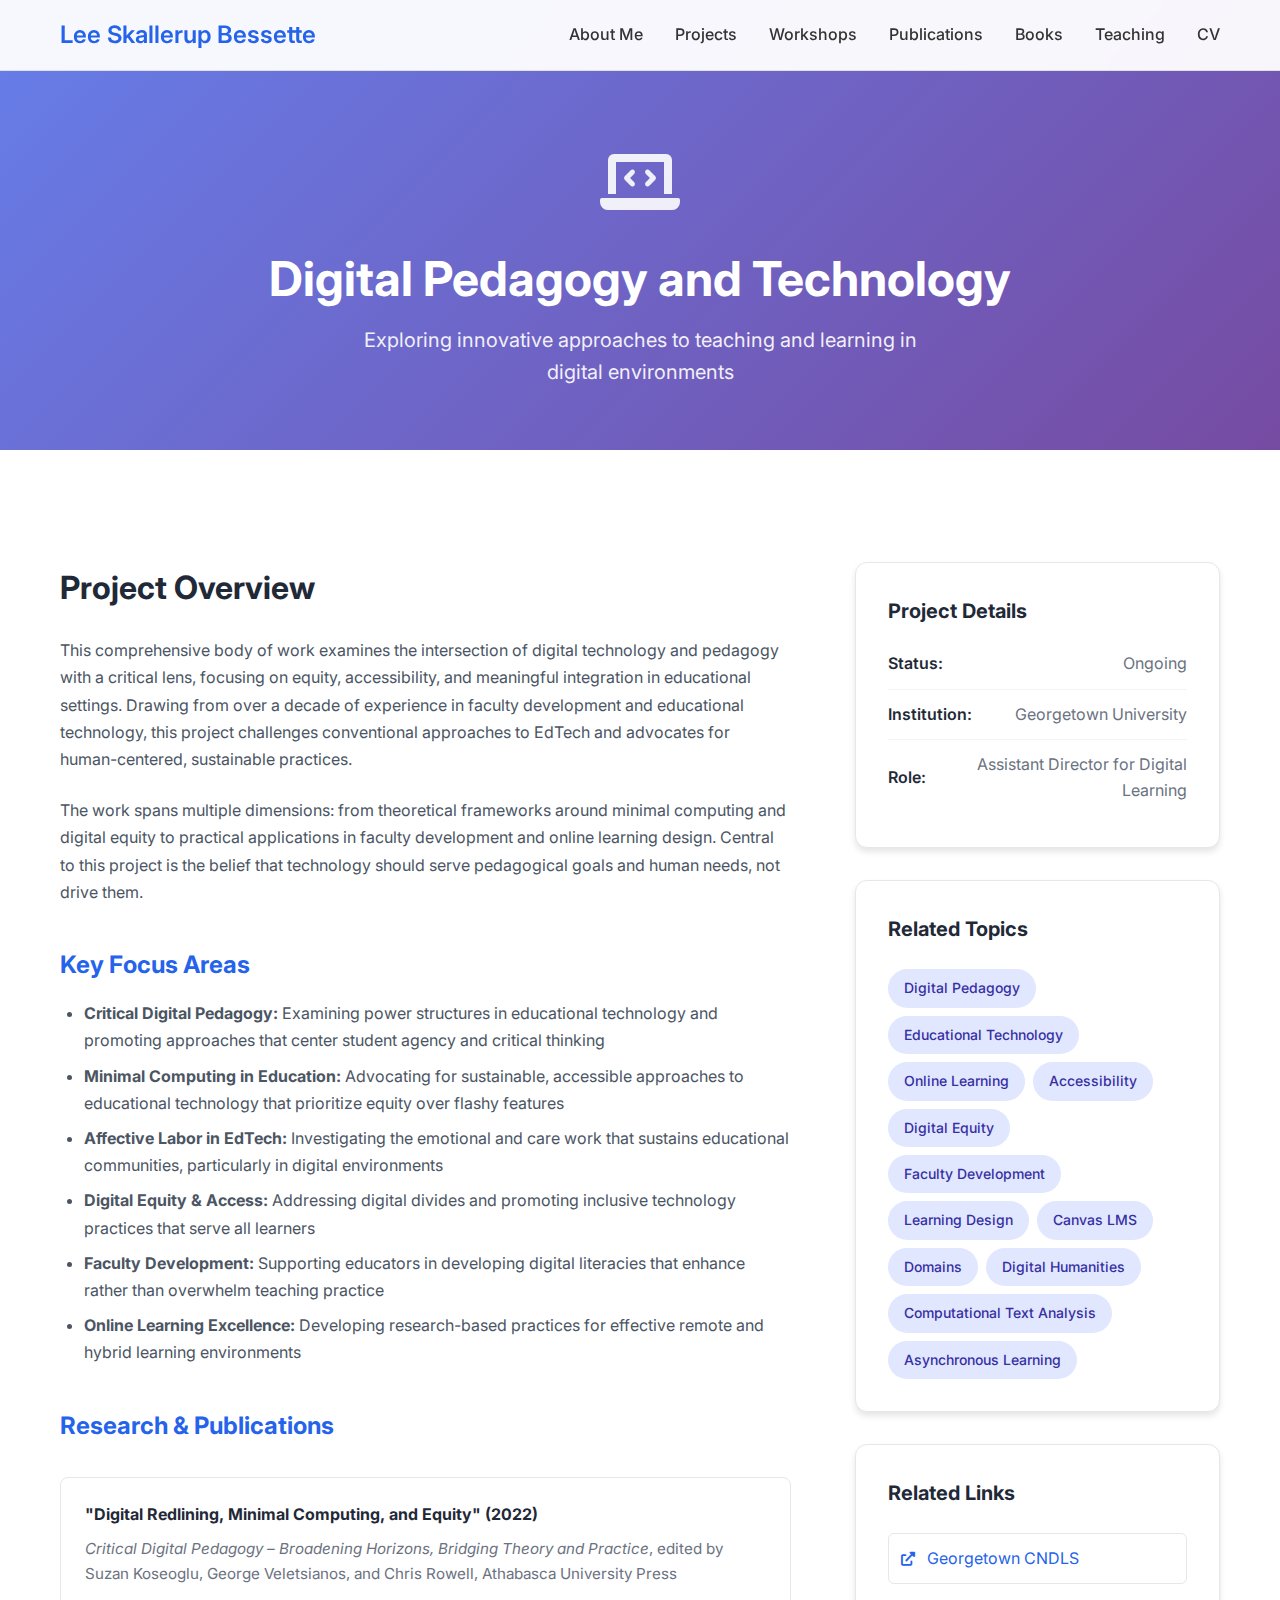
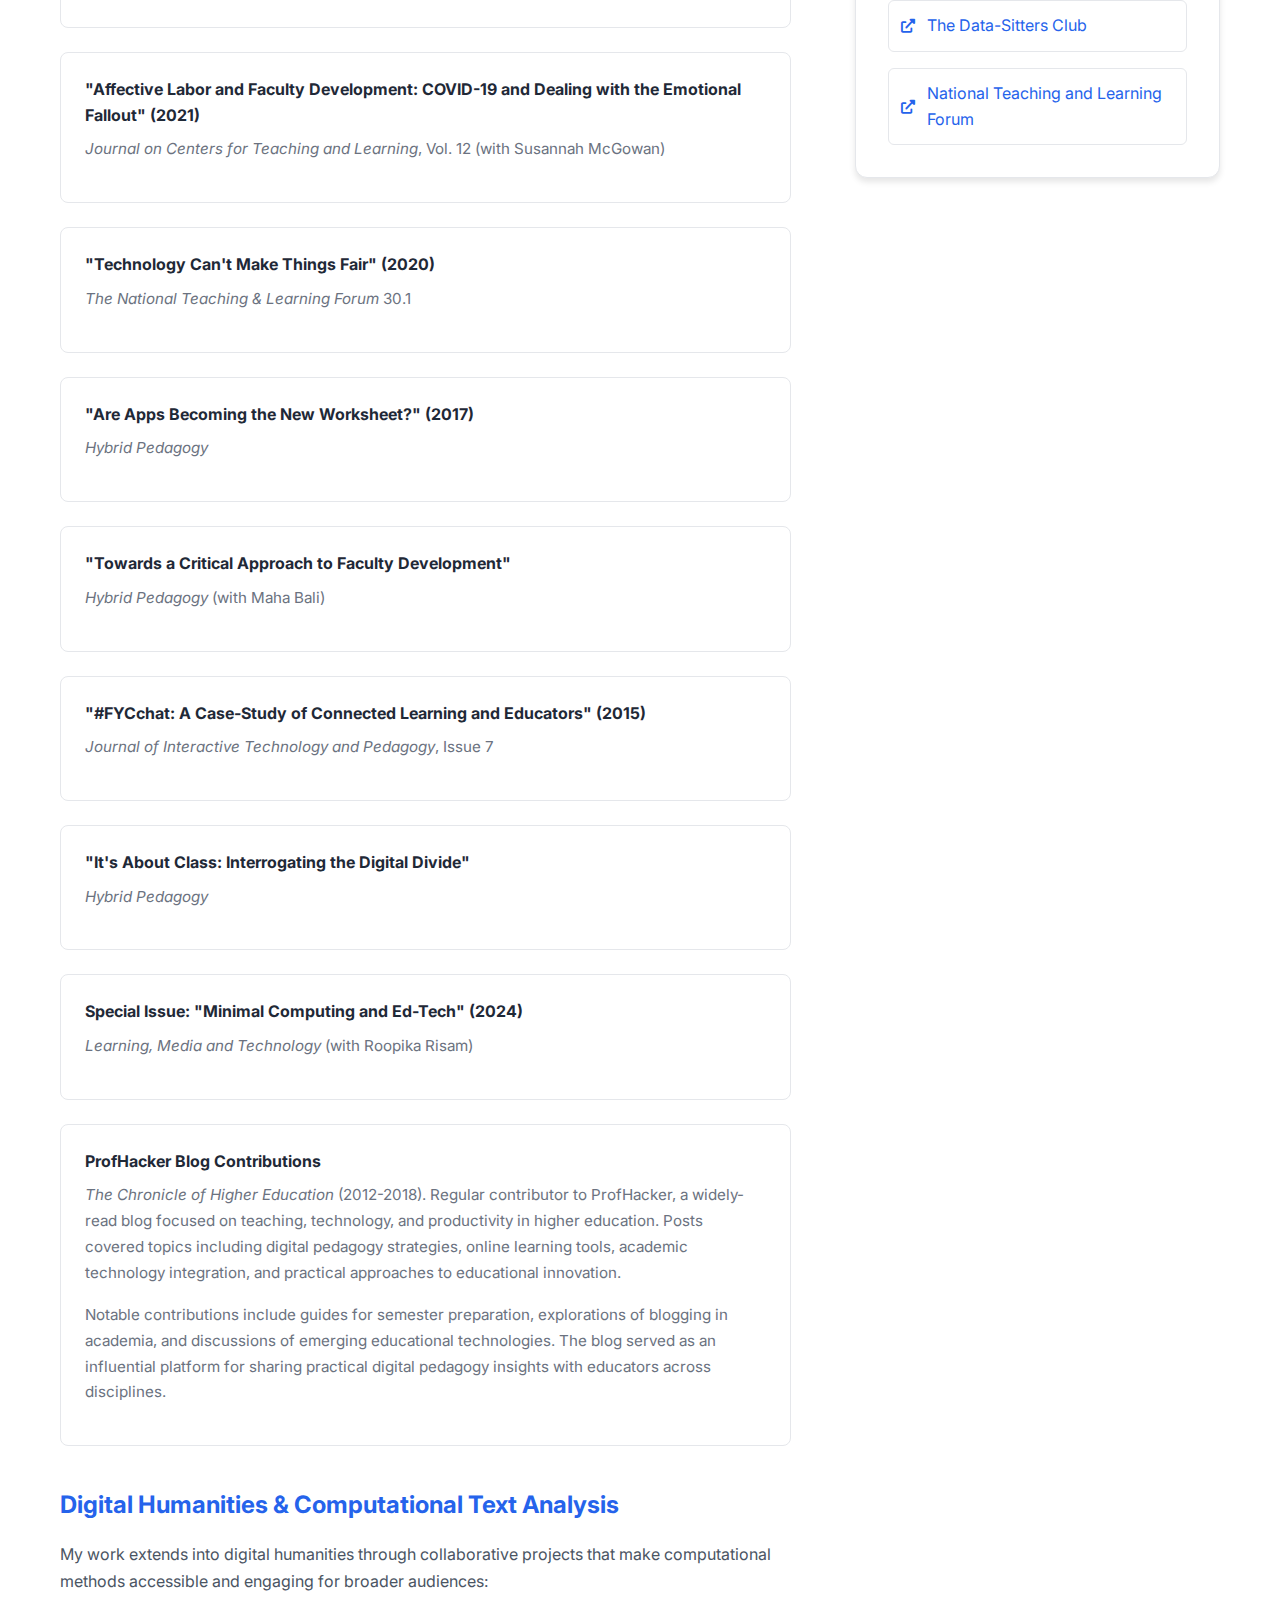
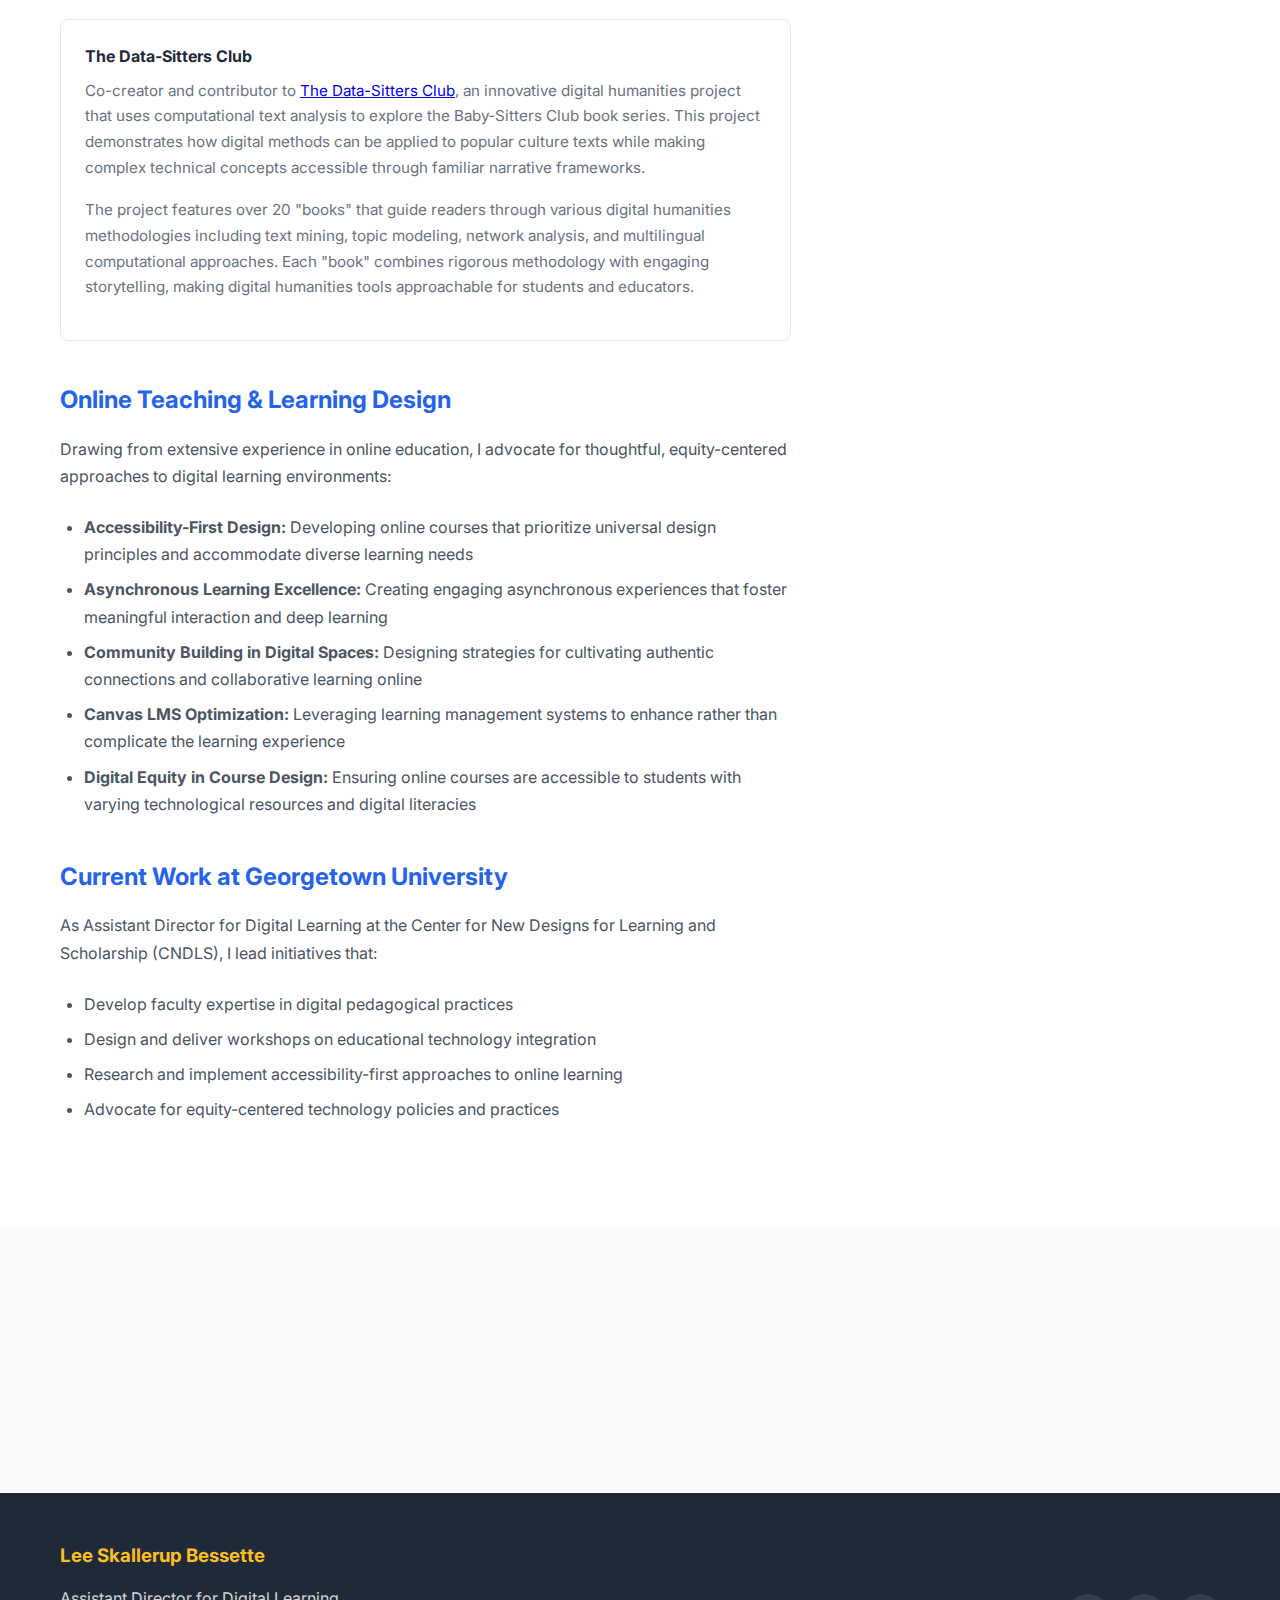
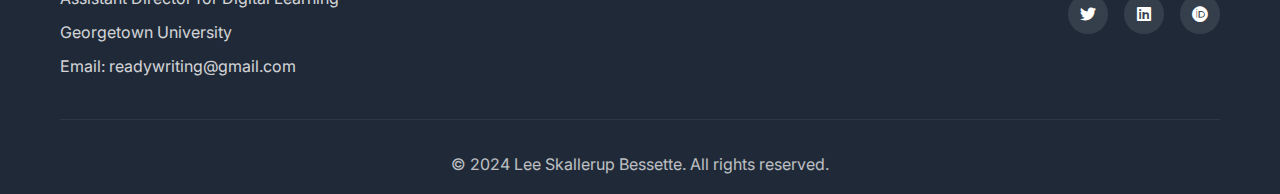
<file: digital-pedagogy-and-technology.html>
<!DOCTYPE html>
<html lang="en">
<head>
    <meta charset="UTF-8">
    <meta name="viewport" content="width=device-width, initial-scale=1.0">
    <title>Digital Pedagogy and Technology - Lee Skallerup Bessette</title>
    <link rel="stylesheet" href="styles.css">
    <link href="https://fonts.googleapis.com/css2?family=Inter:wght@300;400;500;600;700&display=swap" rel="stylesheet">
    <link rel="stylesheet" href="https://cdnjs.cloudflare.com/ajax/libs/font-awesome/6.0.0/css/all.min.css">
</head>
<body>
    <!-- Navigation -->
    <nav class="navbar">
        <div class="nav-container">
            <div class="nav-logo">
                <a href="index.html">Lee Skallerup Bessette</a>
            </div>
            <div class="nav-menu" id="nav-menu">
                <a href="index.html#about" class="nav-link">About Me</a>
                <a href="index.html#projects" class="nav-link">Projects</a>
                <a href="index.html#workshops" class="nav-link">Workshops</a>
                <a href="index.html#publications" class="nav-link">Publications</a>
                <a href="index.html#books" class="nav-link">Books</a>
                <a href="index.html#teaching" class="nav-link">Teaching</a>
                <a href="index.html#cv" class="nav-link">CV</a>
            </div>
            <div class="nav-toggle" id="nav-toggle">
                <span class="bar"></span>
                <span class="bar"></span>
                <span class="bar"></span>
            </div>
        </div>
    </nav>

    <!-- Project Hero Section -->
    <section class="project-hero">
        <div class="container">
            <div class="project-hero-content">
                <div class="project-icon">
                    <i class="fas fa-laptop-code"></i>
                </div>
                <h1 class="project-title">Digital Pedagogy and Technology</h1>
                <p class="project-subtitle">Exploring innovative approaches to teaching and learning in digital environments</p>
            </div>
        </div>
    </section>

    <!-- Project Content -->
    <section class="section">
        <div class="container">
            <div class="project-content-grid">
                <div class="project-main">
                    <div class="project-overview">
                        <h2>Project Overview</h2>
                        <p>This comprehensive body of work examines the intersection of digital technology and pedagogy with a critical lens, focusing on equity, accessibility, and meaningful integration in educational settings. Drawing from over a decade of experience in faculty development and educational technology, this project challenges conventional approaches to EdTech and advocates for human-centered, sustainable practices.</p>
                        
                        <p>The work spans multiple dimensions: from theoretical frameworks around minimal computing and digital equity to practical applications in faculty development and online learning design. Central to this project is the belief that technology should serve pedagogical goals and human needs, not drive them.</p>
                        
                        <h3>Key Focus Areas</h3>
                        <ul>
                            <li><strong>Critical Digital Pedagogy:</strong> Examining power structures in educational technology and promoting approaches that center student agency and critical thinking</li>
                            <li><strong>Minimal Computing in Education:</strong> Advocating for sustainable, accessible approaches to educational technology that prioritize equity over flashy features</li>
                            <li><strong>Affective Labor in EdTech:</strong> Investigating the emotional and care work that sustains educational communities, particularly in digital environments</li>
                            <li><strong>Digital Equity & Access:</strong> Addressing digital divides and promoting inclusive technology practices that serve all learners</li>
                            <li><strong>Faculty Development:</strong> Supporting educators in developing digital literacies that enhance rather than overwhelm teaching practice</li>
                            <li><strong>Online Learning Excellence:</strong> Developing research-based practices for effective remote and hybrid learning environments</li>
                        </ul>

                        <h3>Research & Publications</h3>
                        <div class="related-publications">
                            <div class="publication-highlight">
                                <h4>"Digital Redlining, Minimal Computing, and Equity" (2022)</h4>
                                <p><em>Critical Digital Pedagogy – Broadening Horizons, Bridging Theory and Practice</em>, edited by Suzan Koseoglu, George Veletsianos, and Chris Rowell, Athabasca University Press</p>
                            </div>
                            
                            <div class="publication-highlight">
                                <h4>"Affective Labor and Faculty Development: COVID-19 and Dealing with the Emotional Fallout" (2021)</h4>
                                <p><em>Journal on Centers for Teaching and Learning</em>, Vol. 12 (with Susannah McGowan)</p>
                            </div>

                            <div class="publication-highlight">
                                <h4>"Technology Can't Make Things Fair" (2020)</h4>
                                <p><em>The National Teaching & Learning Forum</em> 30.1</p>
                            </div>

                            <div class="publication-highlight">
                                <h4>"Are Apps Becoming the New Worksheet?" (2017)</h4>
                                <p><em>Hybrid Pedagogy</em></p>
                            </div>

                            <div class="publication-highlight">
                                <h4>"Towards a Critical Approach to Faculty Development"</h4>
                                <p><em>Hybrid Pedagogy</em> (with Maha Bali)</p>
                            </div>

                            <div class="publication-highlight">
                                <h4>"#FYCchat: A Case-Study of Connected Learning and Educators" (2015)</h4>
                                <p><em>Journal of Interactive Technology and Pedagogy</em>, Issue 7</p>
                            </div>

                            <div class="publication-highlight">
                                <h4>"It's About Class: Interrogating the Digital Divide"</h4>
                                <p><em>Hybrid Pedagogy</em></p>
                            </div>

                            <div class="publication-highlight">
                                <h4>Special Issue: "Minimal Computing and Ed-Tech" (2024)</h4>
                                <p><em>Learning, Media and Technology</em> (with Roopika Risam)</p>
                            </div>

                            <div class="publication-highlight">
                                <h4>ProfHacker Blog Contributions</h4>
                                <p><em>The Chronicle of Higher Education</em> (2012-2018). Regular contributor to ProfHacker, a widely-read blog focused on teaching, technology, and productivity in higher education. Posts covered topics including digital pedagogy strategies, online learning tools, academic technology integration, and practical approaches to educational innovation.</p>
                                <p>Notable contributions include guides for semester preparation, explorations of blogging in academia, and discussions of emerging educational technologies. The blog served as an influential platform for sharing practical digital pedagogy insights with educators across disciplines.</p>
                            </div>
                        </div>

                        <h3>Digital Humanities & Computational Text Analysis</h3>
                        <p>My work extends into digital humanities through collaborative projects that make computational methods accessible and engaging for broader audiences:</p>
                        
                        <div class="publication-highlight">
                            <h4>The Data-Sitters Club</h4>
                            <p>Co-creator and contributor to <a href="https://datasittersclub.github.io/site/" target="_blank">The Data-Sitters Club</a>, an innovative digital humanities project that uses computational text analysis to explore the Baby-Sitters Club book series. This project demonstrates how digital methods can be applied to popular culture texts while making complex technical concepts accessible through familiar narrative frameworks.</p>
                            <p>The project features over 20 "books" that guide readers through various digital humanities methodologies including text mining, topic modeling, network analysis, and multilingual computational approaches. Each "book" combines rigorous methodology with engaging storytelling, making digital humanities tools approachable for students and educators.</p>
                        </div>

                        <h3>Online Teaching & Learning Design</h3>
                        <p>Drawing from extensive experience in online education, I advocate for thoughtful, equity-centered approaches to digital learning environments:</p>
                        <ul>
                            <li><strong>Accessibility-First Design:</strong> Developing online courses that prioritize universal design principles and accommodate diverse learning needs</li>
                            <li><strong>Asynchronous Learning Excellence:</strong> Creating engaging asynchronous experiences that foster meaningful interaction and deep learning</li>
                            <li><strong>Community Building in Digital Spaces:</strong> Designing strategies for cultivating authentic connections and collaborative learning online</li>
                            <li><strong>Canvas LMS Optimization:</strong> Leveraging learning management systems to enhance rather than complicate the learning experience</li>
                            <li><strong>Digital Equity in Course Design:</strong> Ensuring online courses are accessible to students with varying technological resources and digital literacies</li>
                        </ul>

                        <h3>Current Work at Georgetown University</h3>
                        <p>As Assistant Director for Digital Learning at the Center for New Designs for Learning and Scholarship (CNDLS), I lead initiatives that:</p>
                        <ul>
                            <li>Develop faculty expertise in digital pedagogical practices</li>
                            <li>Design and deliver workshops on educational technology integration</li>
                            <li>Research and implement accessibility-first approaches to online learning</li>
                            <li>Advocate for equity-centered technology policies and practices</li>
                        </ul>
                    </div>
                </div>

                <div class="project-sidebar">
                    <div class="project-info-card">
                        <h3>Project Details</h3>
                        <div class="project-meta">
                            <div class="meta-item">
                                <strong>Status:</strong>
                                <span>Ongoing</span>
                            </div>
                            <div class="meta-item">
                                <strong>Institution:</strong>
                                <span>Georgetown University</span>
                            </div>
                            <div class="meta-item">
                                <strong>Role:</strong>
                                <span>Assistant Director for Digital Learning</span>
                            </div>
                        </div>
                    </div>

                    <div class="project-tags-card">
                        <h3>Related Topics</h3>
                        <div class="tag-cloud">
                            <span class="tag">Digital Pedagogy</span>
                            <span class="tag">Educational Technology</span>
                            <span class="tag">Online Learning</span>
                            <span class="tag">Accessibility</span>
                            <span class="tag">Digital Equity</span>
                            <span class="tag">Faculty Development</span>
                            <span class="tag">Learning Design</span>
                            <span class="tag">Canvas LMS</span>
                            <span class="tag">Domains</span>
                            <span class="tag">Digital Humanities</span>
                            <span class="tag">Computational Text Analysis</span>
                            <span class="tag">Asynchronous Learning</span>
                        </div>
                    </div>

                    <div class="project-links-card">
                        <h3>Related Links</h3>
                        <div class="external-links">
                            <a href="https://cndls.georgetown.edu/" class="external-link" target="_blank">
                                <i class="fas fa-external-link-alt"></i>
                                Georgetown CNDLS
                            </a>
                            <a href="https://datasittersclub.github.io/site/" class="external-link" target="_blank">
                                <i class="fas fa-external-link-alt"></i>
                                The Data-Sitters Club
                            </a>
                            <a href="https://onlinelibrary.wiley.com/journal/21663327" class="external-link" target="_blank">
                                <i class="fas fa-external-link-alt"></i>
                                National Teaching and Learning Forum
                            </a>
                        </div>
                    </div>
                </div>
            </div>
        </div>
    </section>

    <!-- Back to Projects -->
    <section class="section bg-light">
        <div class="container">
            <div class="back-to-projects">
                <a href="index.html#projects" class="btn btn-outline">
                    <i class="fas fa-arrow-left"></i>
                    Back to Projects
                </a>
            </div>
        </div>
    </section>

    <!-- Footer -->
    <footer class="footer">
        <div class="container">
            <div class="footer-content">
                <div class="footer-info">
                    <h3>Lee Skallerup Bessette</h3>
                    <p>Assistant Director for Digital Learning</p>
                    <p>Georgetown University</p>
                    <p>Email: readywriting@gmail.com</p>
                </div>
                <div class="footer-links">
                    <a href="#" class="social-link" title="Twitter">
                        <i class="fab fa-twitter"></i>
                    </a>
                    <a href="#" class="social-link" title="LinkedIn">
                        <i class="fab fa-linkedin"></i>
                    </a>
                    <a href="#" class="social-link" title="ORCID">
                        <i class="fab fa-orcid"></i>
                    </a>
                </div>
            </div>
            <div class="footer-bottom">
                <p>&copy; 2024 Lee Skallerup Bessette. All rights reserved.</p>
            </div>
        </div>
    </footer>

    <script src="script.js"></script>
</body>
</html>
</file>
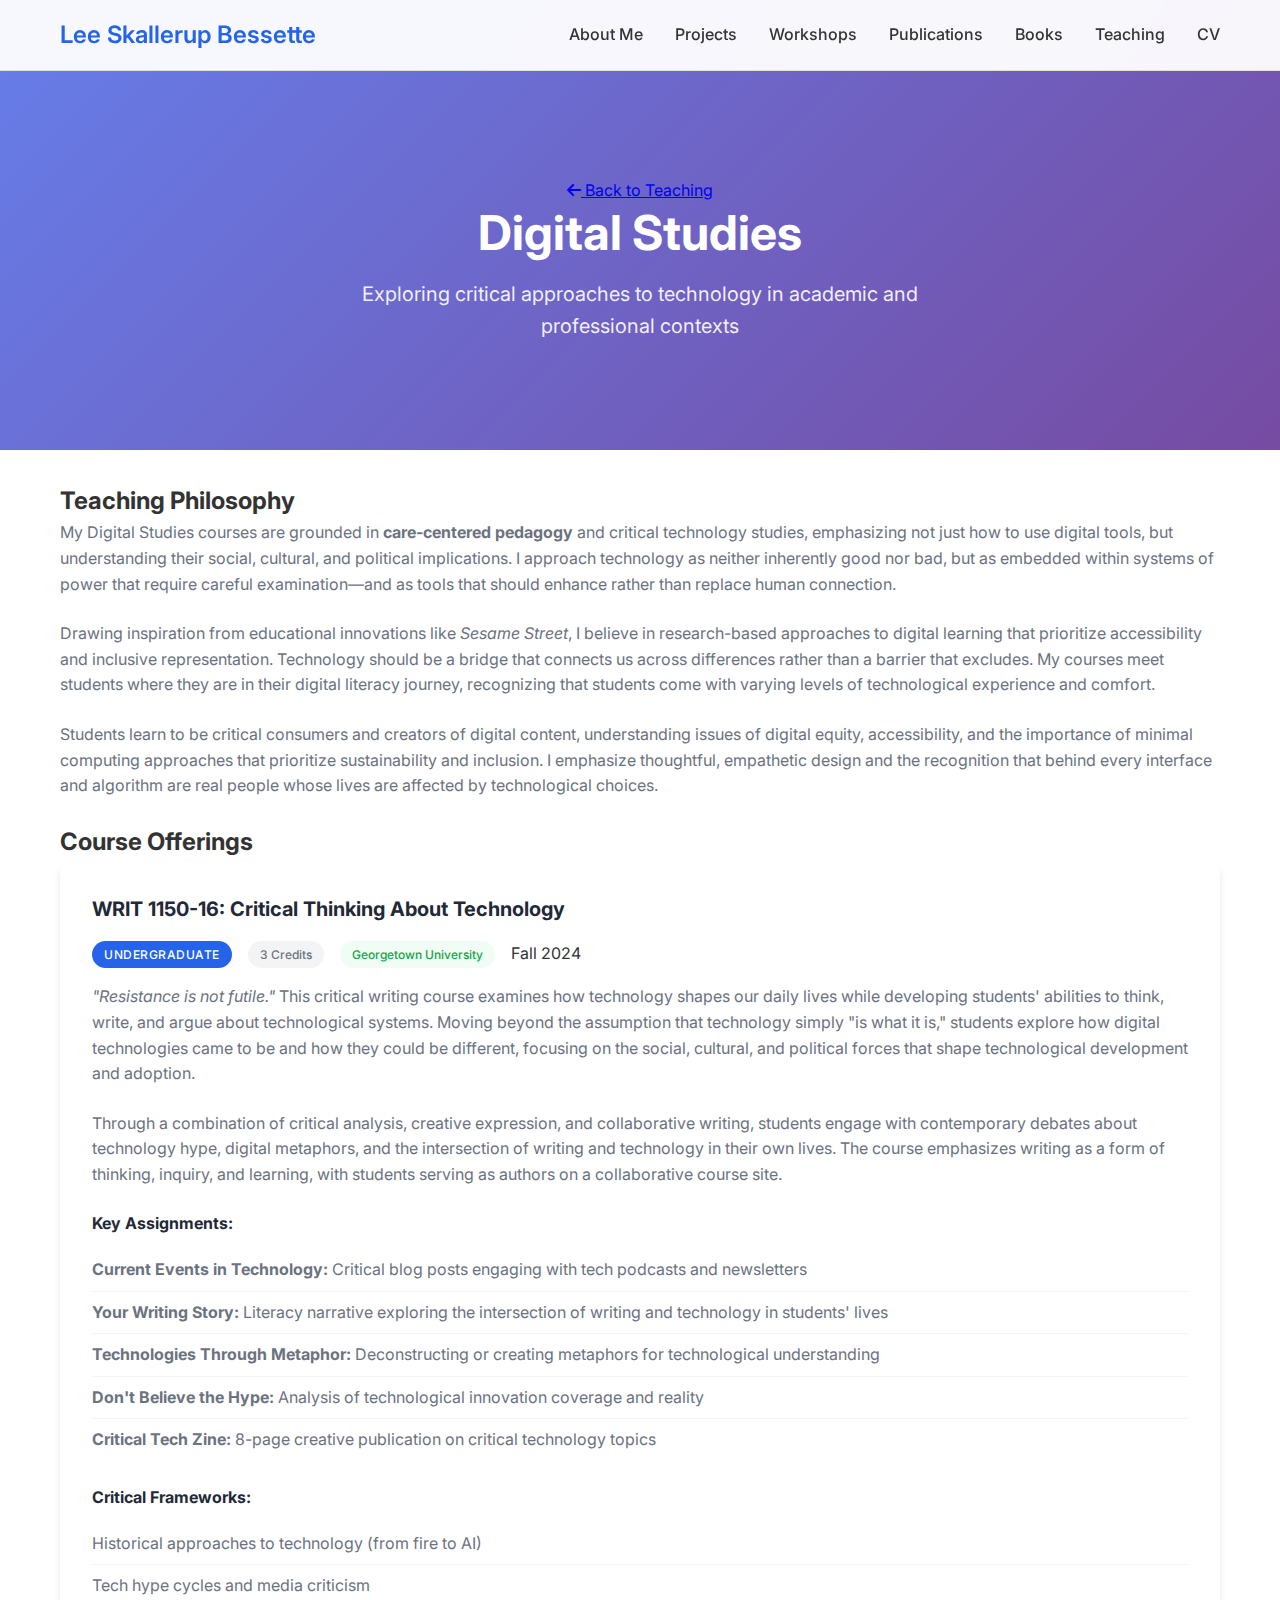
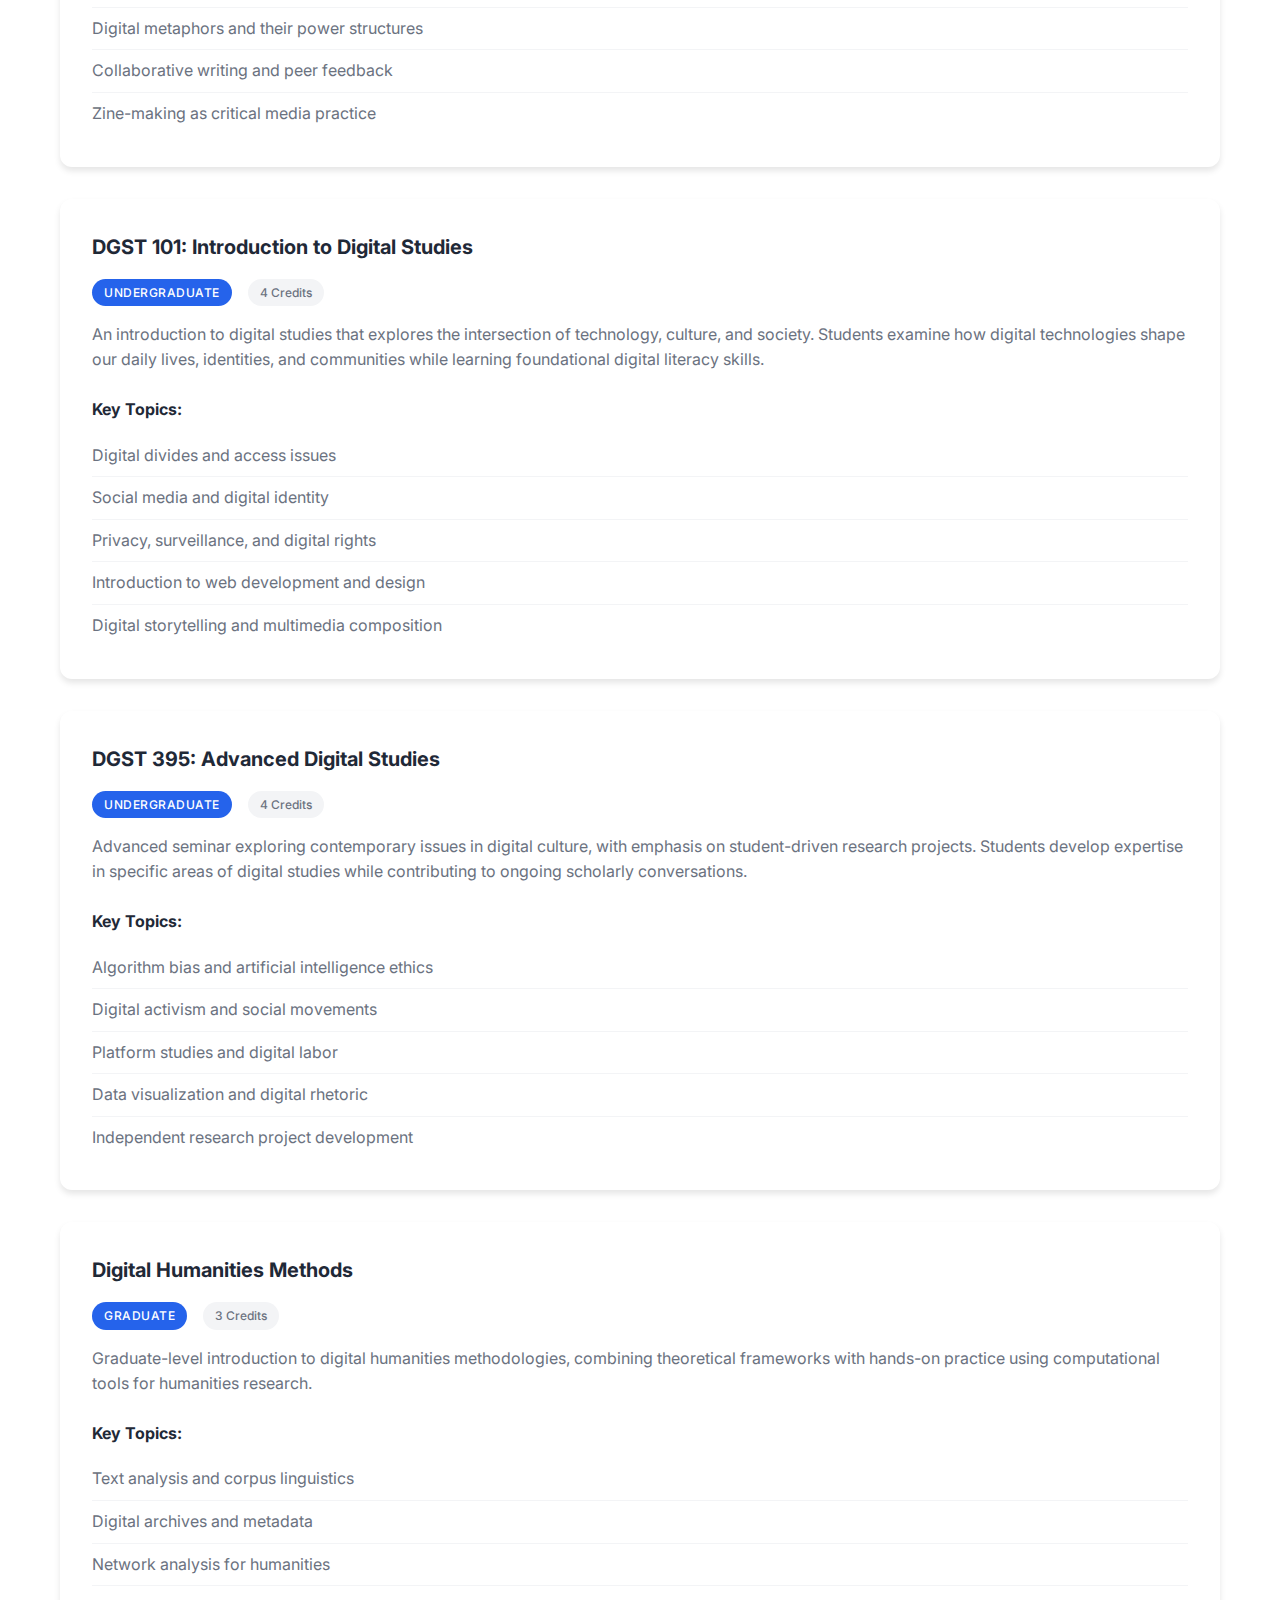
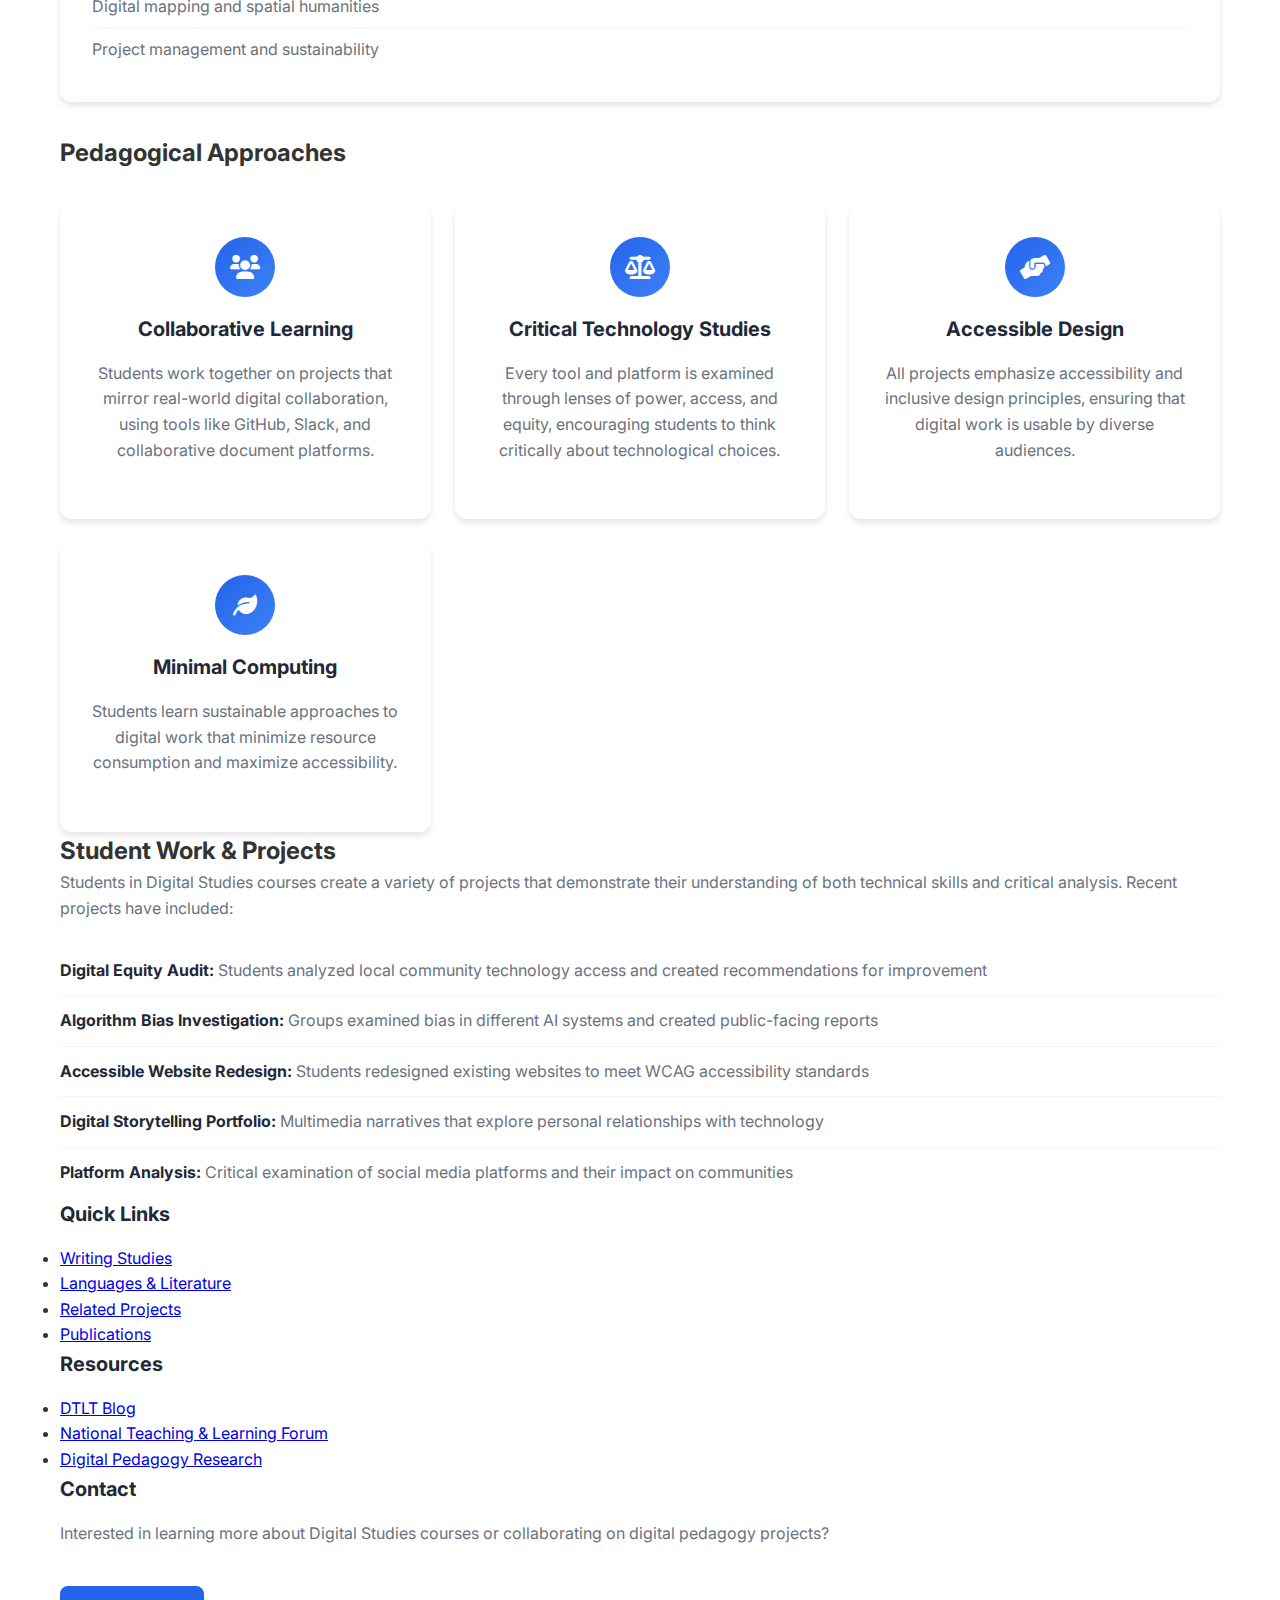
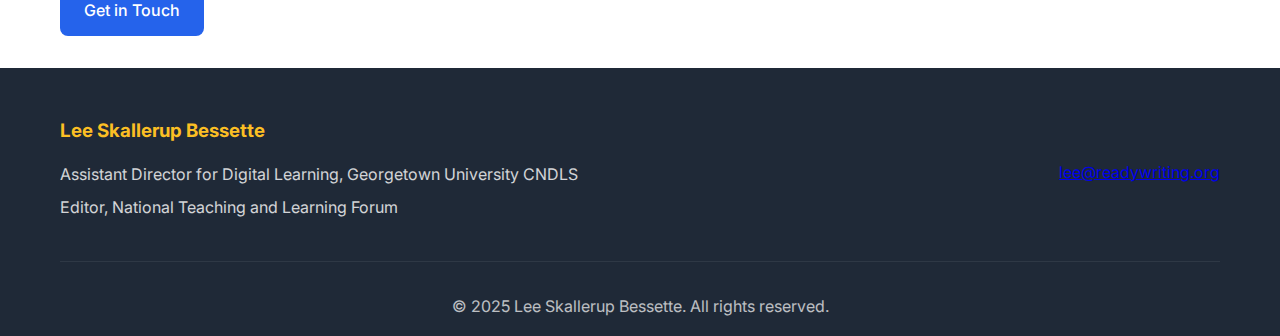
<file: digital-studies.html>
<!DOCTYPE html>
<html lang="en">
<head>
    <meta charset="UTF-8">
    <meta name="viewport" content="width=device-width, initial-scale=1.0">
    <title>Digital Studies - Lee Skallerup Bessette</title>
    <link rel="stylesheet" href="styles.css">
    <link href="https://fonts.googleapis.com/css2?family=Inter:wght@300;400;500;600;700&display=swap" rel="stylesheet">
    <link rel="stylesheet" href="https://cdnjs.cloudflare.com/ajax/libs/font-awesome/6.0.0/css/all.min.css">
</head>
<body>
    <!-- Navigation -->
    <nav class="navbar">
        <div class="nav-container">
            <div class="nav-logo">
                <a href="index.html">Lee Skallerup Bessette</a>
            </div>
            <div class="nav-menu" id="nav-menu">
                <a href="index.html#about" class="nav-link">About Me</a>
                <a href="index.html#projects" class="nav-link">Projects</a>
                <a href="index.html#workshops" class="nav-link">Workshops</a>
                <a href="index.html#publications" class="nav-link">Publications</a>
                <a href="index.html#books" class="nav-link">Books</a>
                <a href="index.html#teaching" class="nav-link">Teaching</a>
                <a href="index.html#cv" class="nav-link">CV</a>
            </div>
            <div class="nav-toggle" id="nav-toggle">
                <span class="bar"></span>
                <span class="bar"></span>
                <span class="bar"></span>
            </div>
        </div>
    </nav>

    <!-- Hero Section -->
    <section class="project-hero">
        <div class="container">
            <div class="project-header">
                <a href="index.html#teaching" class="back-link">
                    <i class="fas fa-arrow-left"></i> Back to Teaching
                </a>
                <h1 class="project-title">Digital Studies</h1>
                <p class="project-subtitle">Exploring critical approaches to technology in academic and professional contexts</p>
            </div>
        </div>
    </section>

    <!-- Main Content -->
    <section class="project-content">
        <div class="container">
            <div class="content-grid">
                <div class="main-content">
                    <div class="content-section">
                        <h2>Teaching Philosophy</h2>
                        <p>
                            My Digital Studies courses are grounded in <strong>care-centered pedagogy</strong> and critical technology studies, emphasizing not just how to use digital tools, but understanding their social, cultural, and political implications. I approach technology as neither inherently good nor bad, but as embedded within systems of power that require careful examination—and as tools that should enhance rather than replace human connection.
                        </p>
                        <p>
                            Drawing inspiration from educational innovations like <em>Sesame Street</em>, I believe in research-based approaches to digital learning that prioritize accessibility and inclusive representation. Technology should be a bridge that connects us across differences rather than a barrier that excludes. My courses meet students where they are in their digital literacy journey, recognizing that students come with varying levels of technological experience and comfort.
                        </p>
                        <p>
                            Students learn to be critical consumers and creators of digital content, understanding issues of digital equity, accessibility, and the importance of minimal computing approaches that prioritize sustainability and inclusion. I emphasize thoughtful, empathetic design and the recognition that behind every interface and algorithm are real people whose lives are affected by technological choices.
                        </p>
                    </div>

                    <div class="content-section">
                        <h2>Course Offerings</h2>
                        
                        <div class="course-detail">
                            <h3>WRIT 1150-16: Critical Thinking About Technology</h3>
                            <div class="course-meta">
                                <span class="course-level-badge">Undergraduate</span>
                                <span class="course-credits">3 Credits</span>
                                <span class="course-institution">Georgetown University</span>
                                <span class="course-semester">Fall 2024</span>
                            </div>
                            <p>
                                <em>"Resistance is not futile."</em> This critical writing course examines how technology shapes our daily lives while developing students' abilities to think, write, and argue about technological systems. Moving beyond the assumption that technology simply "is what it is," students explore how digital technologies came to be and how they could be different, focusing on the social, cultural, and political forces that shape technological development and adoption.
                            </p>
                            <p>
                                Through a combination of critical analysis, creative expression, and collaborative writing, students engage with contemporary debates about technology hype, digital metaphors, and the intersection of writing and technology in their own lives. The course emphasizes writing as a form of thinking, inquiry, and learning, with students serving as authors on a collaborative course site.
                            </p>
                            <div class="course-topics">
                                <h4>Key Assignments:</h4>
                                <ul>
                                    <li><strong>Current Events in Technology:</strong> Critical blog posts engaging with tech podcasts and newsletters</li>
                                    <li><strong>Your Writing Story:</strong> Literacy narrative exploring the intersection of writing and technology in students' lives</li>
                                    <li><strong>Technologies Through Metaphor:</strong> Deconstructing or creating metaphors for technological understanding</li>
                                    <li><strong>Don't Believe the Hype:</strong> Analysis of technological innovation coverage and reality</li>
                                    <li><strong>Critical Tech Zine:</strong> 8-page creative publication on critical technology topics</li>
                                </ul>
                            </div>
                            <div class="course-topics">
                                <h4>Critical Frameworks:</h4>
                                <ul>
                                    <li>Historical approaches to technology (from fire to AI)</li>
                                    <li>Tech hype cycles and media criticism</li>
                                    <li>Digital metaphors and their power structures</li>
                                    <li>Collaborative writing and peer feedback</li>
                                    <li>Zine-making as critical media practice</li>
                                </ul>
                            </div>
                        </div>
                        
                        <div class="course-detail">
                            <h3>DGST 101: Introduction to Digital Studies</h3>
                            <div class="course-meta">
                                <span class="course-level-badge">Undergraduate</span>
                                <span class="course-credits">4 Credits</span>
                            </div>
                            <p>
                                An introduction to digital studies that explores the intersection of technology, culture, and society. Students examine how digital technologies shape our daily lives, identities, and communities while learning foundational digital literacy skills.
                            </p>
                            <div class="course-topics">
                                <h4>Key Topics:</h4>
                                <ul>
                                    <li>Digital divides and access issues</li>
                                    <li>Social media and digital identity</li>
                                    <li>Privacy, surveillance, and digital rights</li>
                                    <li>Introduction to web development and design</li>
                                    <li>Digital storytelling and multimedia composition</li>
                                </ul>
                            </div>
                        </div>

                        <div class="course-detail">
                            <h3>DGST 395: Advanced Digital Studies</h3>
                            <div class="course-meta">
                                <span class="course-level-badge">Undergraduate</span>
                                <span class="course-credits">4 Credits</span>
                            </div>
                            <p>
                                Advanced seminar exploring contemporary issues in digital culture, with emphasis on student-driven research projects. Students develop expertise in specific areas of digital studies while contributing to ongoing scholarly conversations.
                            </p>
                            <div class="course-topics">
                                <h4>Key Topics:</h4>
                                <ul>
                                    <li>Algorithm bias and artificial intelligence ethics</li>
                                    <li>Digital activism and social movements</li>
                                    <li>Platform studies and digital labor</li>
                                    <li>Data visualization and digital rhetoric</li>
                                    <li>Independent research project development</li>
                                </ul>
                            </div>
                        </div>

                        <div class="course-detail">
                            <h3>Digital Humanities Methods</h3>
                            <div class="course-meta">
                                <span class="course-level-badge">Graduate</span>
                                <span class="course-credits">3 Credits</span>
                            </div>
                            <p>
                                Graduate-level introduction to digital humanities methodologies, combining theoretical frameworks with hands-on practice using computational tools for humanities research.
                            </p>
                            <div class="course-topics">
                                <h4>Key Topics:</h4>
                                <ul>
                                    <li>Text analysis and corpus linguistics</li>
                                    <li>Digital archives and metadata</li>
                                    <li>Network analysis for humanities</li>
                                    <li>Digital mapping and spatial humanities</li>
                                    <li>Project management and sustainability</li>
                                </ul>
                            </div>
                        </div>
                    </div>

                    <div class="content-section">
                        <h2>Pedagogical Approaches</h2>
                        <div class="approach-grid">
                            <div class="approach-card">
                                <div class="approach-icon">
                                    <i class="fas fa-users"></i>
                                </div>
                                <h3>Collaborative Learning</h3>
                                <p>Students work together on projects that mirror real-world digital collaboration, using tools like GitHub, Slack, and collaborative document platforms.</p>
                            </div>
                            
                            <div class="approach-card">
                                <div class="approach-icon">
                                    <i class="fas fa-balance-scale"></i>
                                </div>
                                <h3>Critical Technology Studies</h3>
                                <p>Every tool and platform is examined through lenses of power, access, and equity, encouraging students to think critically about technological choices.</p>
                            </div>
                            
                            <div class="approach-card">
                                <div class="approach-icon">
                                    <i class="fas fa-hands-helping"></i>
                                </div>
                                <h3>Accessible Design</h3>
                                <p>All projects emphasize accessibility and inclusive design principles, ensuring that digital work is usable by diverse audiences.</p>
                            </div>
                            
                            <div class="approach-card">
                                <div class="approach-icon">
                                    <i class="fas fa-leaf"></i>
                                </div>
                                <h3>Minimal Computing</h3>
                                <p>Students learn sustainable approaches to digital work that minimize resource consumption and maximize accessibility.</p>
                            </div>
                        </div>
                    </div>

                    <div class="content-section">
                        <h2>Student Work & Projects</h2>
                        <p>
                            Students in Digital Studies courses create a variety of projects that demonstrate their understanding of both technical skills and critical analysis. Recent projects have included:
                        </p>
                        <ul class="project-list">
                            <li><strong>Digital Equity Audit:</strong> Students analyzed local community technology access and created recommendations for improvement</li>
                            <li><strong>Algorithm Bias Investigation:</strong> Groups examined bias in different AI systems and created public-facing reports</li>
                            <li><strong>Accessible Website Redesign:</strong> Students redesigned existing websites to meet WCAG accessibility standards</li>
                            <li><strong>Digital Storytelling Portfolio:</strong> Multimedia narratives that explore personal relationships with technology</li>
                            <li><strong>Platform Analysis:</strong> Critical examination of social media platforms and their impact on communities</li>
                        </ul>
                    </div>
                </div>

                <div class="sidebar">
                    <div class="sidebar-section">
                        <h3>Quick Links</h3>
                        <ul class="sidebar-links">
                            <li><a href="writing-studies.html">Writing Studies</a></li>
                            <li><a href="languages-literature.html">Languages & Literature</a></li>
                            <li><a href="index.html#projects">Related Projects</a></li>
                            <li><a href="index.html#publications">Publications</a></li>
                        </ul>
                    </div>

                    <div class="sidebar-section">
                        <h3>Resources</h3>
                        <ul class="sidebar-links">
                            <li><a href="https://umwdtlt.com/dtlt-blog/" target="_blank">DTLT Blog</a></li>
                            <li><a href="https://onlinelibrary.wiley.com/journal/21663327" target="_blank">National Teaching & Learning Forum</a></li>
                            <li><a href="digital-pedagogy-and-technology.html">Digital Pedagogy Research</a></li>
                        </ul>
                    </div>

                    <div class="sidebar-section">
                        <h3>Contact</h3>
                        <p>Interested in learning more about Digital Studies courses or collaborating on digital pedagogy projects?</p>
                        <a href="mailto:lee@readywriting.org" class="contact-btn">Get in Touch</a>
                    </div>
                </div>
            </div>
        </div>
    </section>

    <!-- Footer -->
    <footer class="footer">
        <div class="container">
            <div class="footer-content">
                <div class="footer-info">
                    <h3>Lee Skallerup Bessette</h3>
                    <p>Assistant Director for Digital Learning, Georgetown University CNDLS</p>
                    <p>Editor, National Teaching and Learning Forum</p>
                </div>
                <div class="footer-links">
                    <a href="mailto:lee@readywriting.org">lee@readywriting.org</a>
                </div>
            </div>
            <div class="footer-bottom">
                <p>&copy; 2025 Lee Skallerup Bessette. All rights reserved.</p>
            </div>
        </div>
    </footer>

    <script src="script.js"></script>
</body>
</html>
</file>
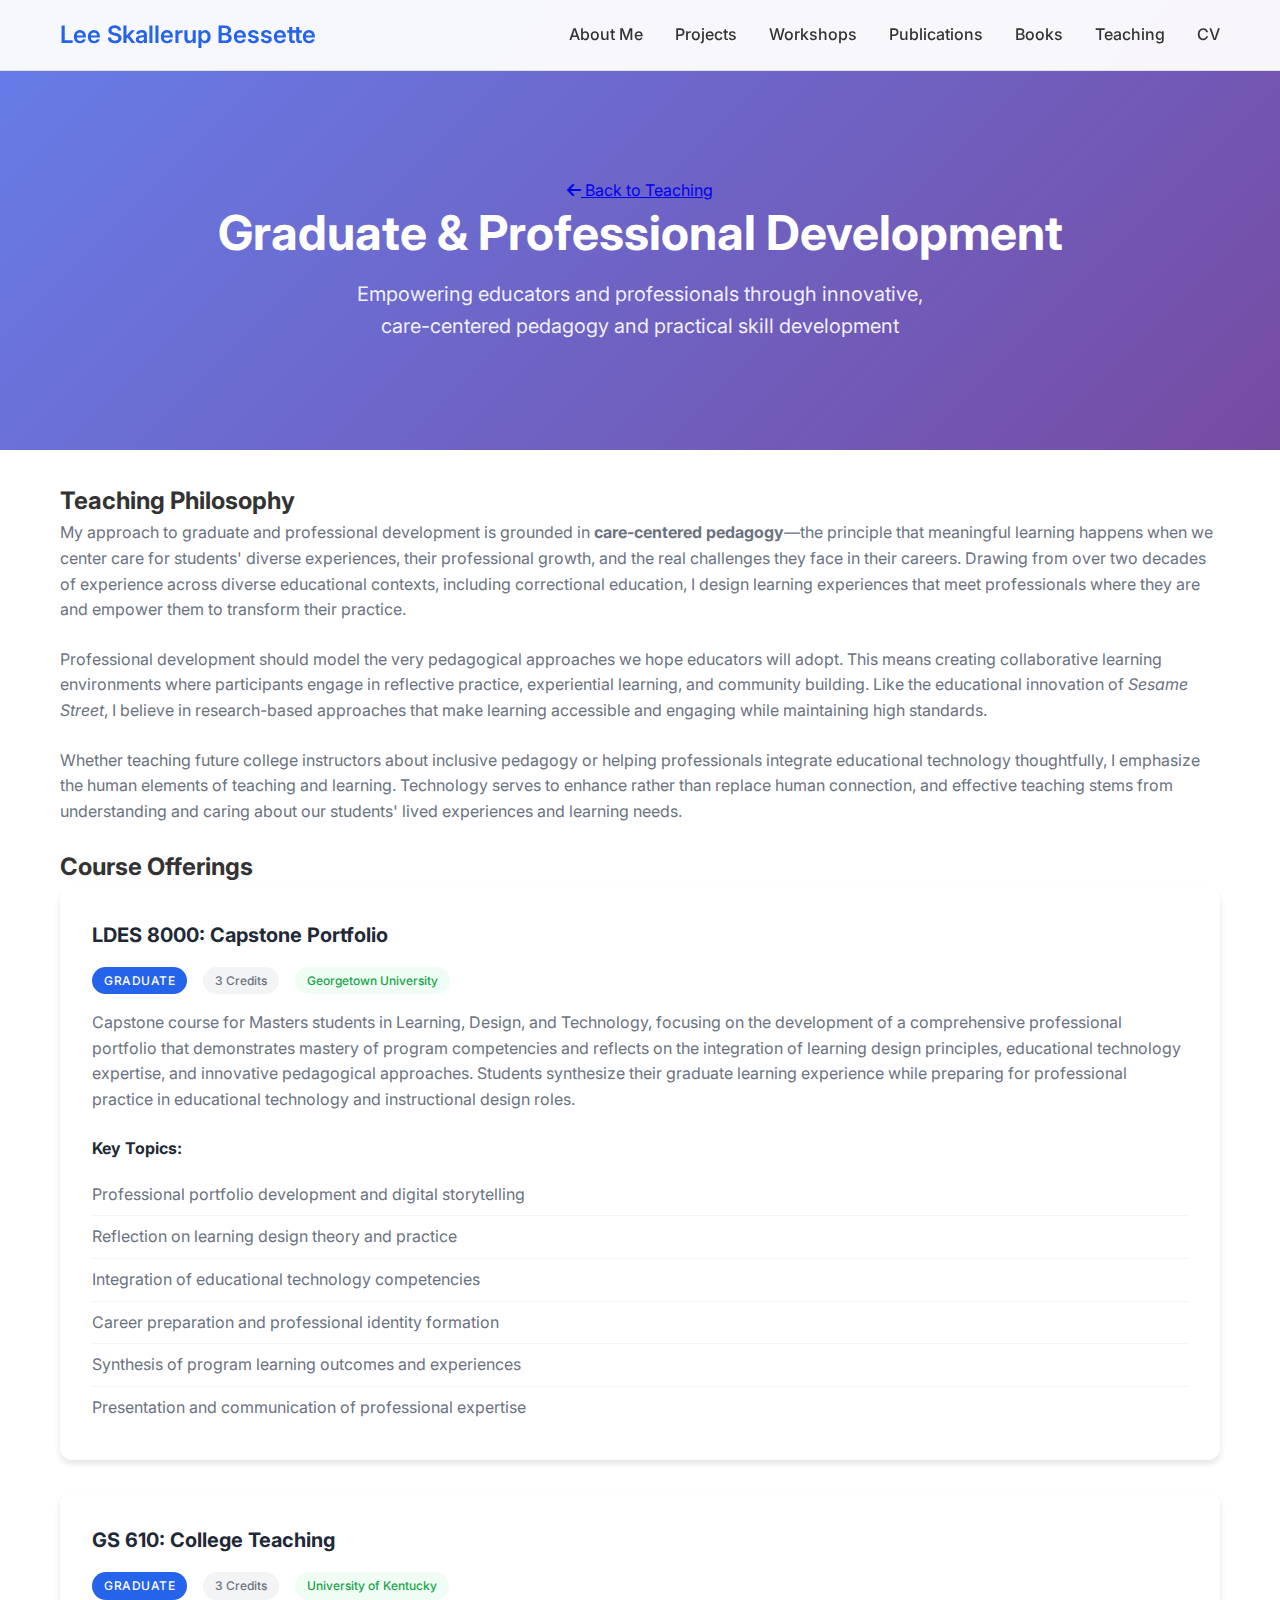
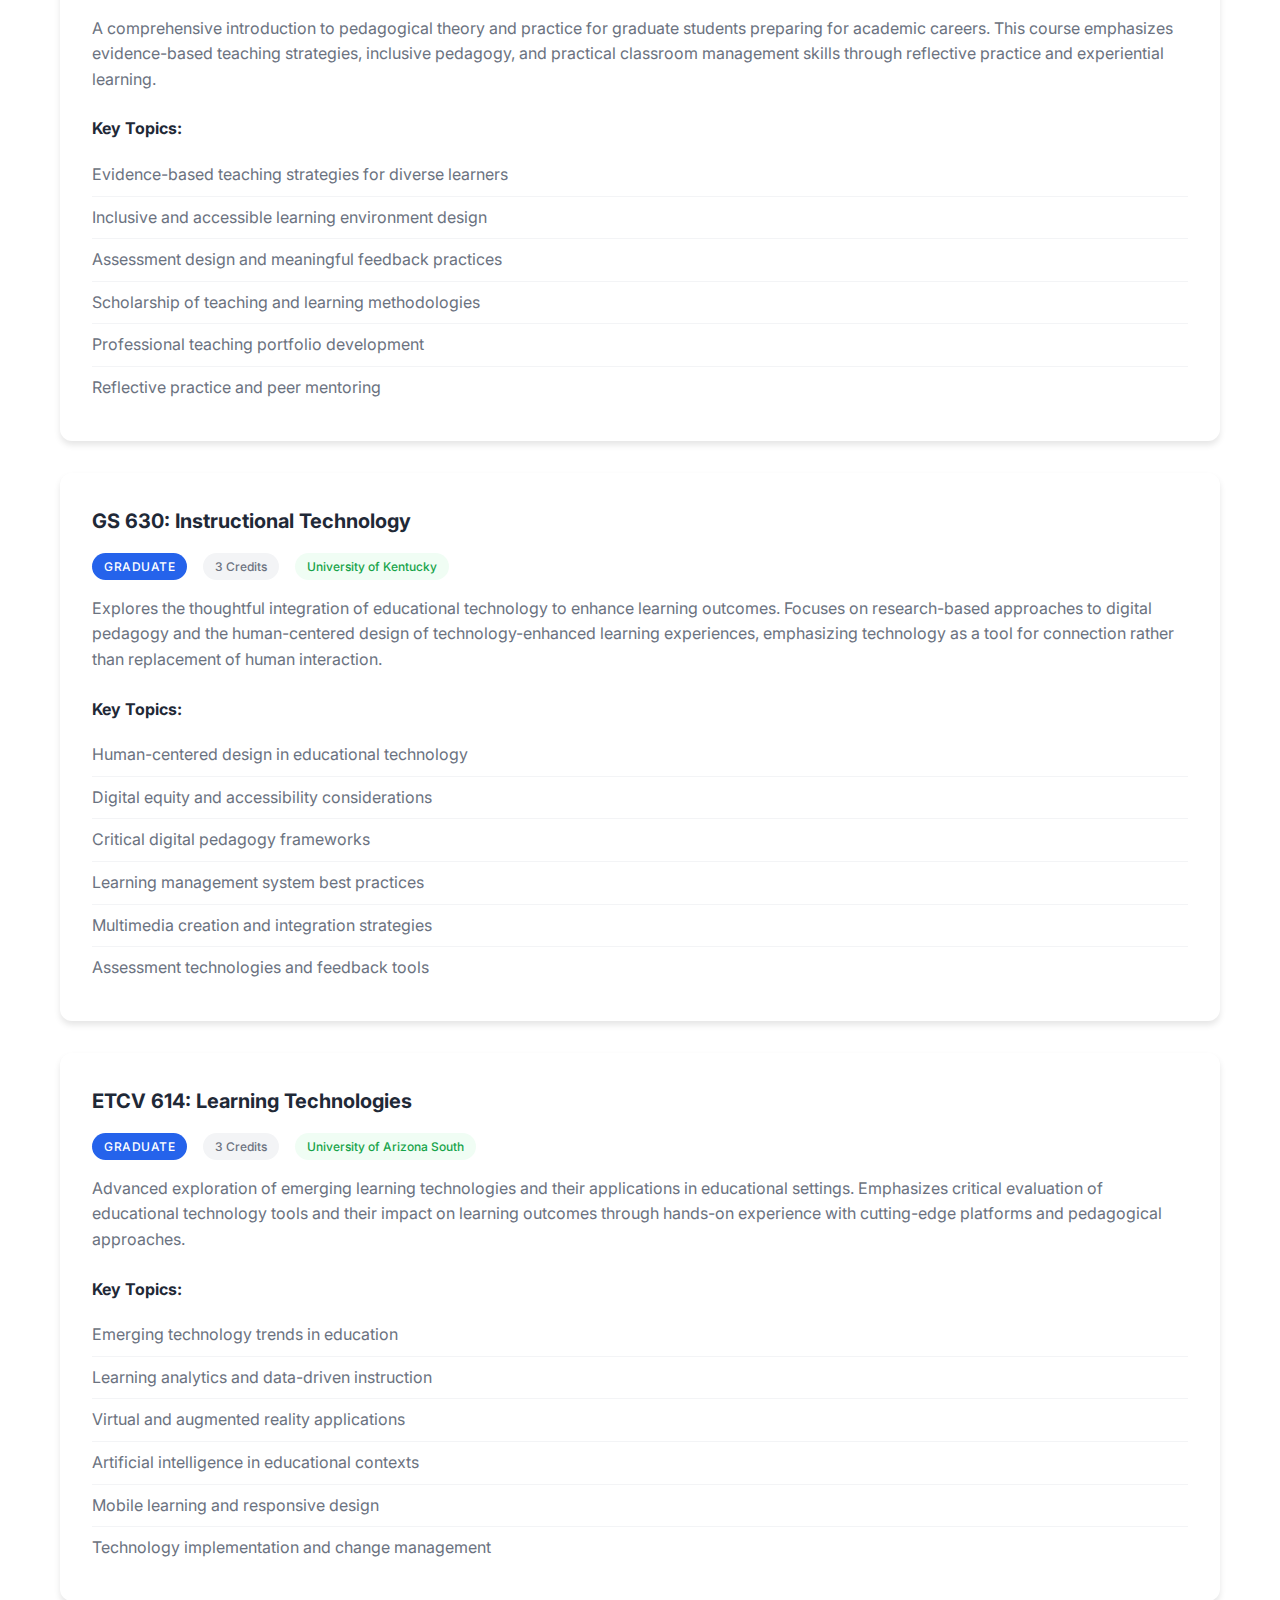
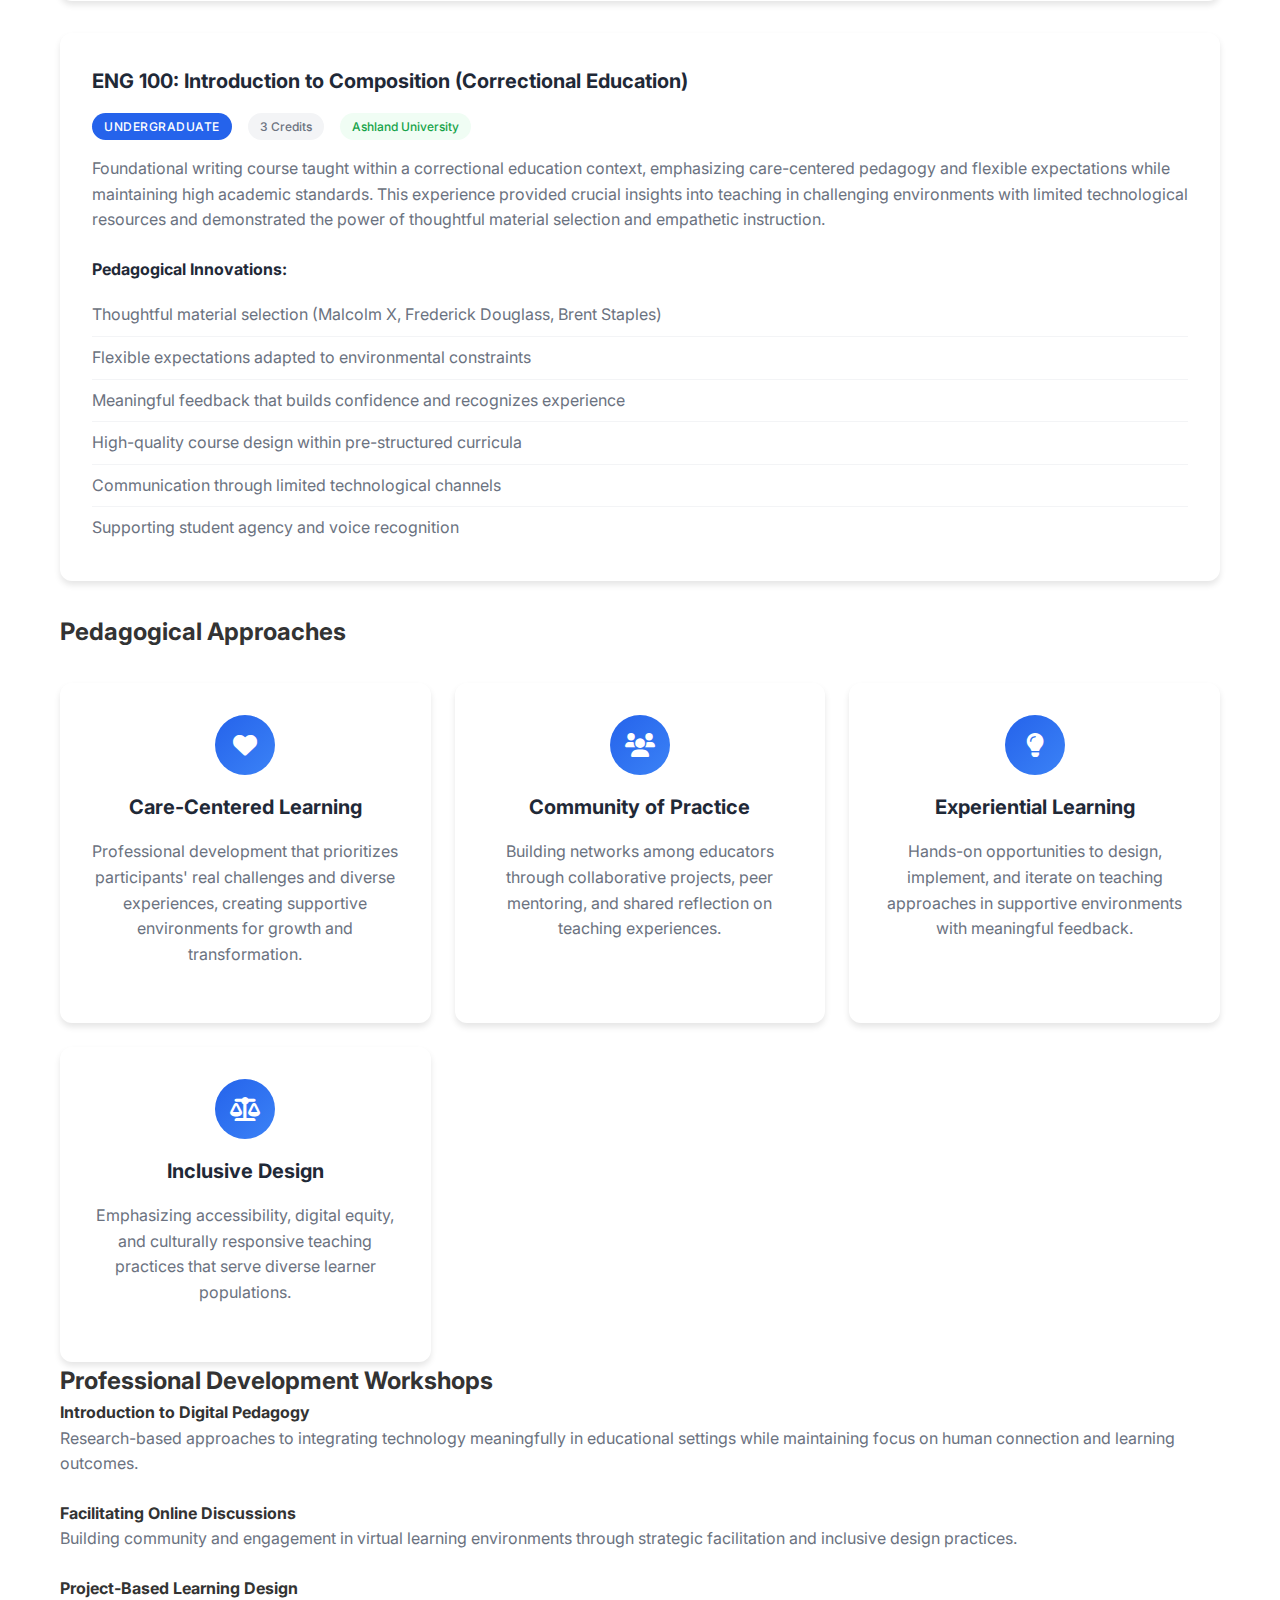
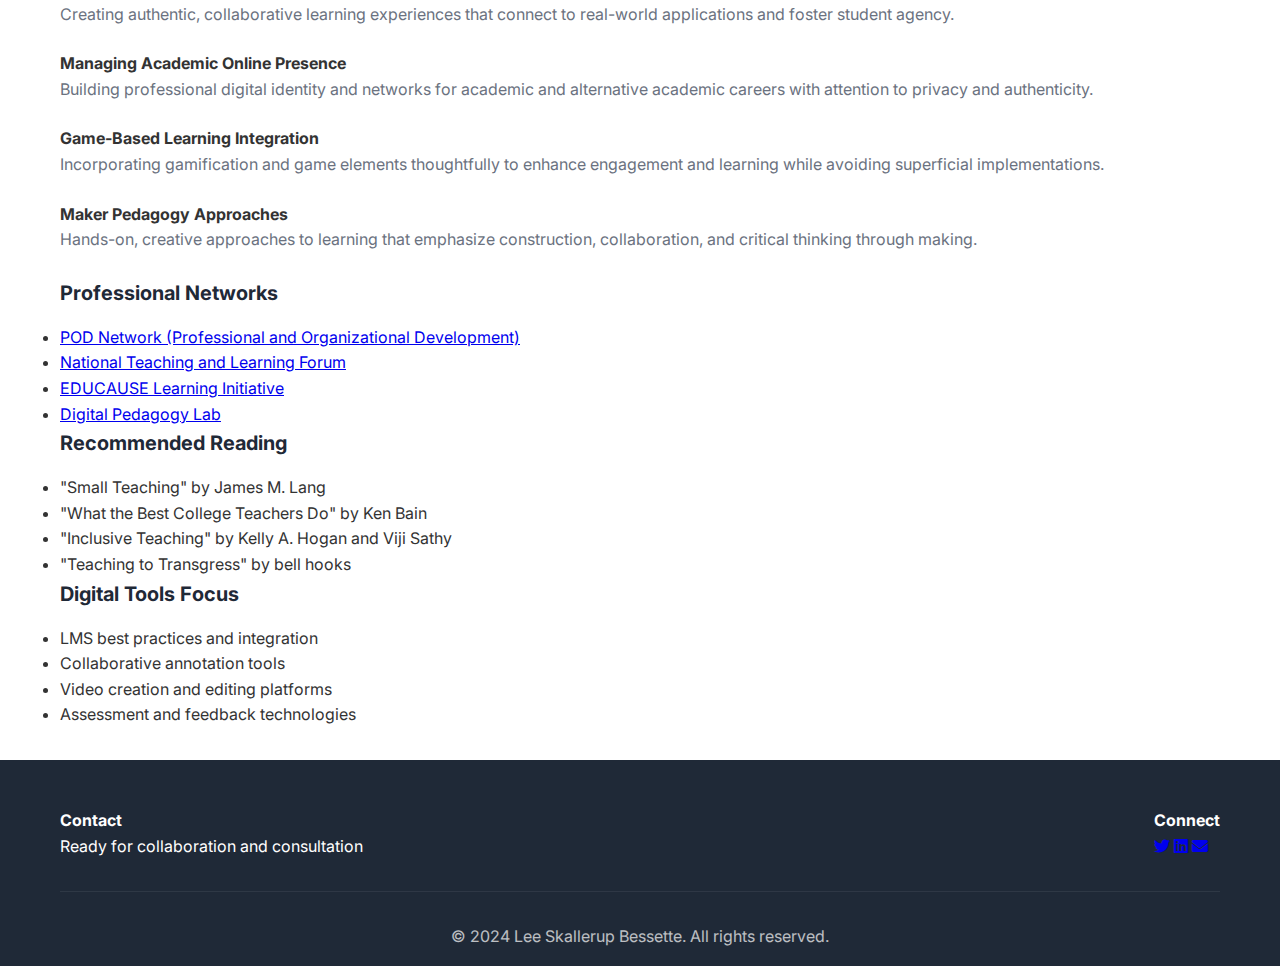
<file: graduate-professional.html>
<!DOCTYPE html>
<html lang="en">
<head>
    <meta charset="UTF-8">
    <meta name="viewport" content="width=device-width, initial-scale=1.0">
    <title>Graduate & Professional Development - Lee Skallerup Bessette</title>
    <link rel="stylesheet" href="styles.css">
    <link href="https://fonts.googleapis.com/css2?family=Inter:wght@300;400;500;600;700&display=swap" rel="stylesheet">
    <link rel="stylesheet" href="https://cdnjs.cloudflare.com/ajax/libs/font-awesome/6.0.0/css/all.min.css">
</head>
<body>
    <!-- Navigation -->
    <nav class="navbar">
        <div class="nav-container">
            <div class="nav-logo">
                <a href="index.html">Lee Skallerup Bessette</a>
            </div>
            <div class="nav-menu" id="nav-menu">
                <a href="index.html#about" class="nav-link">About Me</a>
                <a href="index.html#projects" class="nav-link">Projects</a>
                <a href="index.html#workshops" class="nav-link">Workshops</a>
                <a href="index.html#publications" class="nav-link">Publications</a>
                <a href="index.html#books" class="nav-link">Books</a>
                <a href="index.html#teaching" class="nav-link">Teaching</a>
                <a href="index.html#cv" class="nav-link">CV</a>
            </div>
            <div class="nav-toggle" id="nav-toggle">
                <span class="bar"></span>
                <span class="bar"></span>
                <span class="bar"></span>
            </div>
        </div>
    </nav>

    <!-- Hero Section -->
    <section class="project-hero">
        <div class="container">
            <div class="project-header">
                <a href="index.html#teaching" class="back-link">
                    <i class="fas fa-arrow-left"></i> Back to Teaching
                </a>
                <h1 class="project-title">Graduate & Professional Development</h1>
                <p class="project-subtitle">Empowering educators and professionals through innovative, care-centered pedagogy and practical skill development</p>
            </div>
        </div>
    </section>

    <!-- Main Content -->
    <section class="project-content">
        <div class="container">
            <div class="content-grid">
                <div class="main-content">
                    <div class="content-section">
                        <h2>Teaching Philosophy</h2>
                        <p>
                            My approach to graduate and professional development is grounded in <strong>care-centered pedagogy</strong>—the principle that meaningful learning happens when we center care for students' diverse experiences, their professional growth, and the real challenges they face in their careers. Drawing from over two decades of experience across diverse educational contexts, including correctional education, I design learning experiences that meet professionals where they are and empower them to transform their practice.
                        </p>
                        <p>
                            Professional development should model the very pedagogical approaches we hope educators will adopt. This means creating collaborative learning environments where participants engage in reflective practice, experiential learning, and community building. Like the educational innovation of <em>Sesame Street</em>, I believe in research-based approaches that make learning accessible and engaging while maintaining high standards.
                        </p>
                        <p>
                            Whether teaching future college instructors about inclusive pedagogy or helping professionals integrate educational technology thoughtfully, I emphasize the human elements of teaching and learning. Technology serves to enhance rather than replace human connection, and effective teaching stems from understanding and caring about our students' lived experiences and learning needs.
                        </p>
                    </div>

                    <div class="content-section">
                        <h2>Course Offerings</h2>

                        <div class="course-detail">
                            <h3>LDES 8000: Capstone Portfolio</h3>
                            <div class="course-meta">
                                <span class="course-level-badge">Graduate</span>
                                <span class="course-credits">3 Credits</span>
                                <span class="course-institution">Georgetown University</span>
                            </div>
                            <p>
                                Capstone course for Masters students in Learning, Design, and Technology, focusing on the development of a comprehensive professional portfolio that demonstrates mastery of program competencies and reflects on the integration of learning design principles, educational technology expertise, and innovative pedagogical approaches. Students synthesize their graduate learning experience while preparing for professional practice in educational technology and instructional design roles.
                            </p>
                            <div class="course-topics">
                                <h4>Key Topics:</h4>
                                <ul>
                                    <li>Professional portfolio development and digital storytelling</li>
                                    <li>Reflection on learning design theory and practice</li>
                                    <li>Integration of educational technology competencies</li>
                                    <li>Career preparation and professional identity formation</li>
                                    <li>Synthesis of program learning outcomes and experiences</li>
                                    <li>Presentation and communication of professional expertise</li>
                                </ul>
                            </div>
                        </div>
                        
                        <div class="course-detail">
                            <h3>GS 610: College Teaching</h3>
                            <div class="course-meta">
                                <span class="course-level-badge">Graduate</span>
                                <span class="course-credits">3 Credits</span>
                                <span class="course-institution">University of Kentucky</span>
                            </div>
                            <p>
                                A comprehensive introduction to pedagogical theory and practice for graduate students preparing for academic careers. This course emphasizes evidence-based teaching strategies, inclusive pedagogy, and practical classroom management skills through reflective practice and experiential learning.
                            </p>
                            <div class="course-topics">
                                <h4>Key Topics:</h4>
                                <ul>
                                    <li>Evidence-based teaching strategies for diverse learners</li>
                                    <li>Inclusive and accessible learning environment design</li>
                                    <li>Assessment design and meaningful feedback practices</li>
                                    <li>Scholarship of teaching and learning methodologies</li>
                                    <li>Professional teaching portfolio development</li>
                                    <li>Reflective practice and peer mentoring</li>
                                </ul>
                            </div>
                        </div>

                        <div class="course-detail">
                            <h3>GS 630: Instructional Technology</h3>
                            <div class="course-meta">
                                <span class="course-level-badge">Graduate</span>
                                <span class="course-credits">3 Credits</span>
                                <span class="course-institution">University of Kentucky</span>
                            </div>
                            <p>
                                Explores the thoughtful integration of educational technology to enhance learning outcomes. Focuses on research-based approaches to digital pedagogy and the human-centered design of technology-enhanced learning experiences, emphasizing technology as a tool for connection rather than replacement of human interaction.
                            </p>
                            <div class="course-topics">
                                <h4>Key Topics:</h4>
                                <ul>
                                    <li>Human-centered design in educational technology</li>
                                    <li>Digital equity and accessibility considerations</li>
                                    <li>Critical digital pedagogy frameworks</li>
                                    <li>Learning management system best practices</li>
                                    <li>Multimedia creation and integration strategies</li>
                                    <li>Assessment technologies and feedback tools</li>
                                </ul>
                            </div>
                        </div>

                        <div class="course-detail">
                            <h3>ETCV 614: Learning Technologies</h3>
                            <div class="course-meta">
                                <span class="course-level-badge">Graduate</span>
                                <span class="course-credits">3 Credits</span>
                                <span class="course-institution">University of Arizona South</span>
                            </div>
                            <p>
                                Advanced exploration of emerging learning technologies and their applications in educational settings. Emphasizes critical evaluation of educational technology tools and their impact on learning outcomes through hands-on experience with cutting-edge platforms and pedagogical approaches.
                            </p>
                            <div class="course-topics">
                                <h4>Key Topics:</h4>
                                <ul>
                                    <li>Emerging technology trends in education</li>
                                    <li>Learning analytics and data-driven instruction</li>
                                    <li>Virtual and augmented reality applications</li>
                                    <li>Artificial intelligence in educational contexts</li>
                                    <li>Mobile learning and responsive design</li>
                                    <li>Technology implementation and change management</li>
                                </ul>
                            </div>
                        </div>

                        <div class="course-detail">
                            <h3>ENG 100: Introduction to Composition (Correctional Education)</h3>
                            <div class="course-meta">
                                <span class="course-level-badge">Undergraduate</span>
                                <span class="course-credits">3 Credits</span>
                                <span class="course-institution">Ashland University</span>
                            </div>
                            <p>
                                Foundational writing course taught within a correctional education context, emphasizing care-centered pedagogy and flexible expectations while maintaining high academic standards. This experience provided crucial insights into teaching in challenging environments with limited technological resources and demonstrated the power of thoughtful material selection and empathetic instruction.
                            </p>
                            <div class="course-topics">
                                <h4>Pedagogical Innovations:</h4>
                                <ul>
                                    <li>Thoughtful material selection (Malcolm X, Frederick Douglass, Brent Staples)</li>
                                    <li>Flexible expectations adapted to environmental constraints</li>
                                    <li>Meaningful feedback that builds confidence and recognizes experience</li>
                                    <li>High-quality course design within pre-structured curricula</li>
                                    <li>Communication through limited technological channels</li>
                                    <li>Supporting student agency and voice recognition</li>
                                </ul>
                            </div>
                        </div>
                    </div>

                    <div class="content-section">
                        <h2>Pedagogical Approaches</h2>
                        <div class="approach-grid">
                            <div class="approach-card">
                                <div class="approach-icon">
                                    <i class="fas fa-heart"></i>
                                </div>
                                <h3>Care-Centered Learning</h3>
                                <p>Professional development that prioritizes participants' real challenges and diverse experiences, creating supportive environments for growth and transformation.</p>
                            </div>
                            
                            <div class="approach-card">
                                <div class="approach-icon">
                                    <i class="fas fa-users"></i>
                                </div>
                                <h3>Community of Practice</h3>
                                <p>Building networks among educators through collaborative projects, peer mentoring, and shared reflection on teaching experiences.</p>
                            </div>
                            
                            <div class="approach-card">
                                <div class="approach-icon">
                                    <i class="fas fa-lightbulb"></i>
                                </div>
                                <h3>Experiential Learning</h3>
                                <p>Hands-on opportunities to design, implement, and iterate on teaching approaches in supportive environments with meaningful feedback.</p>
                            </div>
                            
                            <div class="approach-card">
                                <div class="approach-icon">
                                    <i class="fas fa-balance-scale"></i>
                                </div>
                                <h3>Inclusive Design</h3>
                                <p>Emphasizing accessibility, digital equity, and culturally responsive teaching practices that serve diverse learner populations.</p>
                            </div>
                        </div>
                    </div>

                    <div class="content-section">
                        <h2>Professional Development Workshops</h2>
                        <div class="workshop-listing">
                            <div class="workshop-item">
                                <h4>Introduction to Digital Pedagogy</h4>
                                <p>Research-based approaches to integrating technology meaningfully in educational settings while maintaining focus on human connection and learning outcomes.</p>
                            </div>
                            <div class="workshop-item">
                                <h4>Facilitating Online Discussions</h4>
                                <p>Building community and engagement in virtual learning environments through strategic facilitation and inclusive design practices.</p>
                            </div>
                            <div class="workshop-item">
                                <h4>Project-Based Learning Design</h4>
                                <p>Creating authentic, collaborative learning experiences that connect to real-world applications and foster student agency.</p>
                            </div>
                            <div class="workshop-item">
                                <h4>Managing Academic Online Presence</h4>
                                <p>Building professional digital identity and networks for academic and alternative academic careers with attention to privacy and authenticity.</p>
                            </div>
                            <div class="workshop-item">
                                <h4>Game-Based Learning Integration</h4>
                                <p>Incorporating gamification and game elements thoughtfully to enhance engagement and learning while avoiding superficial implementations.</p>
                            </div>
                            <div class="workshop-item">
                                <h4>Maker Pedagogy Approaches</h4>
                                <p>Hands-on, creative approaches to learning that emphasize construction, collaboration, and critical thinking through making.</p>
                            </div>
                        </div>
                    </div>
                </div>

                <div class="sidebar">
                    <div class="sidebar-section">
                        <h3>Professional Networks</h3>
                        <ul class="sidebar-links">
                            <li><a href="#" target="_blank">POD Network (Professional and Organizational Development)</a></li>
                            <li><a href="#" target="_blank">National Teaching and Learning Forum</a></li>
                            <li><a href="#" target="_blank">EDUCAUSE Learning Initiative</a></li>
                            <li><a href="#" target="_blank">Digital Pedagogy Lab</a></li>
                        </ul>
                    </div>

                    <div class="sidebar-section">
                        <h3>Recommended Reading</h3>
                        <ul class="sidebar-links">
                            <li>"Small Teaching" by James M. Lang</li>
                            <li>"What the Best College Teachers Do" by Ken Bain</li>
                            <li>"Inclusive Teaching" by Kelly A. Hogan and Viji Sathy</li>
                            <li>"Teaching to Transgress" by bell hooks</li>
                        </ul>
                    </div>

                    <div class="sidebar-section">
                        <h3>Digital Tools Focus</h3>
                        <ul class="sidebar-links">
                            <li>LMS best practices and integration</li>
                            <li>Collaborative annotation tools</li>
                            <li>Video creation and editing platforms</li>
                            <li>Assessment and feedback technologies</li>
                        </ul>
                    </div>
                </div>
            </div>
        </div>
    </section>

    <!-- Footer -->
    <footer class="footer">
        <div class="container">
            <div class="footer-content">
                <div class="footer-section">
                    <h4>Contact</h4>
                    <p>Ready for collaboration and consultation</p>
                </div>
                <div class="footer-section">
                    <h4>Connect</h4>
                    <div class="social-links">
                        <a href="#" aria-label="Twitter"><i class="fab fa-twitter"></i></a>
                        <a href="#" aria-label="LinkedIn"><i class="fab fa-linkedin"></i></a>
                        <a href="#" aria-label="Email"><i class="fas fa-envelope"></i></a>
                    </div>
                </div>
            </div>
            <div class="footer-bottom">
                <p>&copy; 2024 Lee Skallerup Bessette. All rights reserved.</p>
            </div>
        </div>
    </footer>

    <!-- Scripts -->
    <script src="script.js"></script>
</body>
</html>
</file>
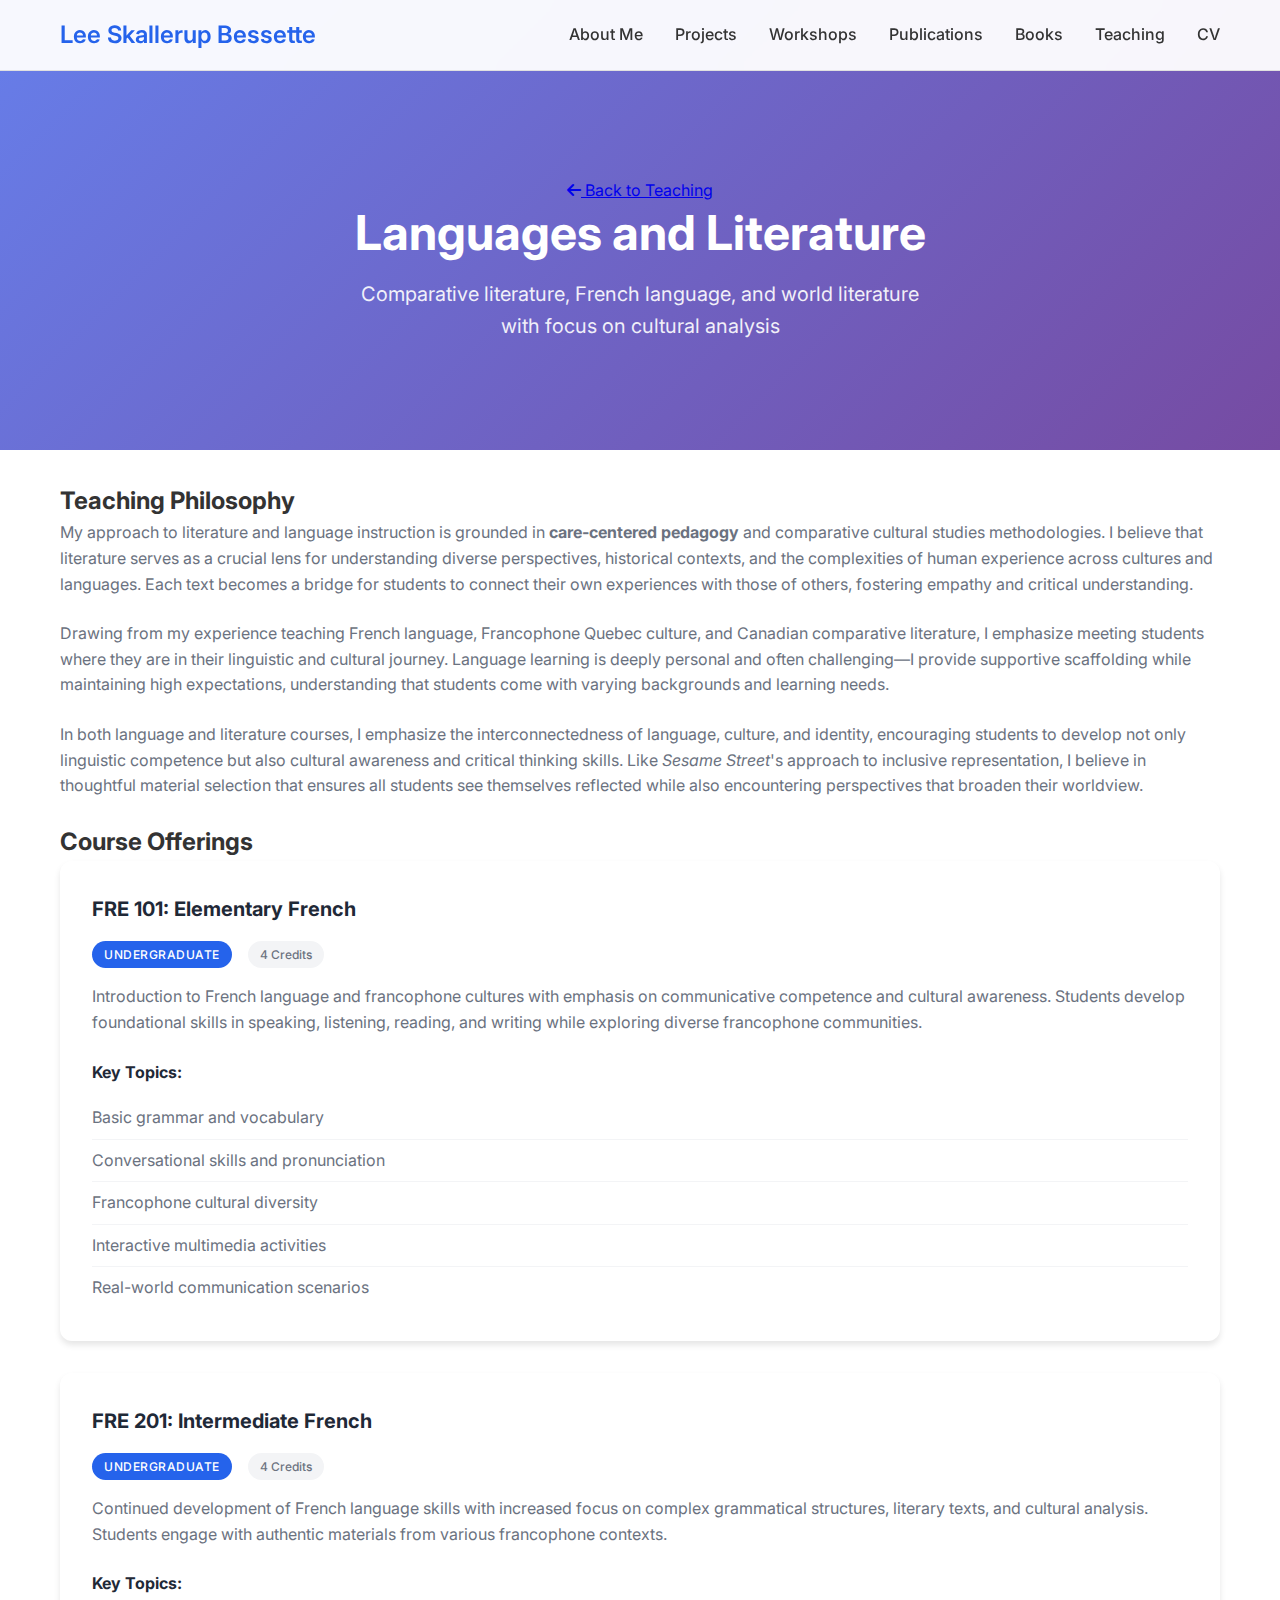
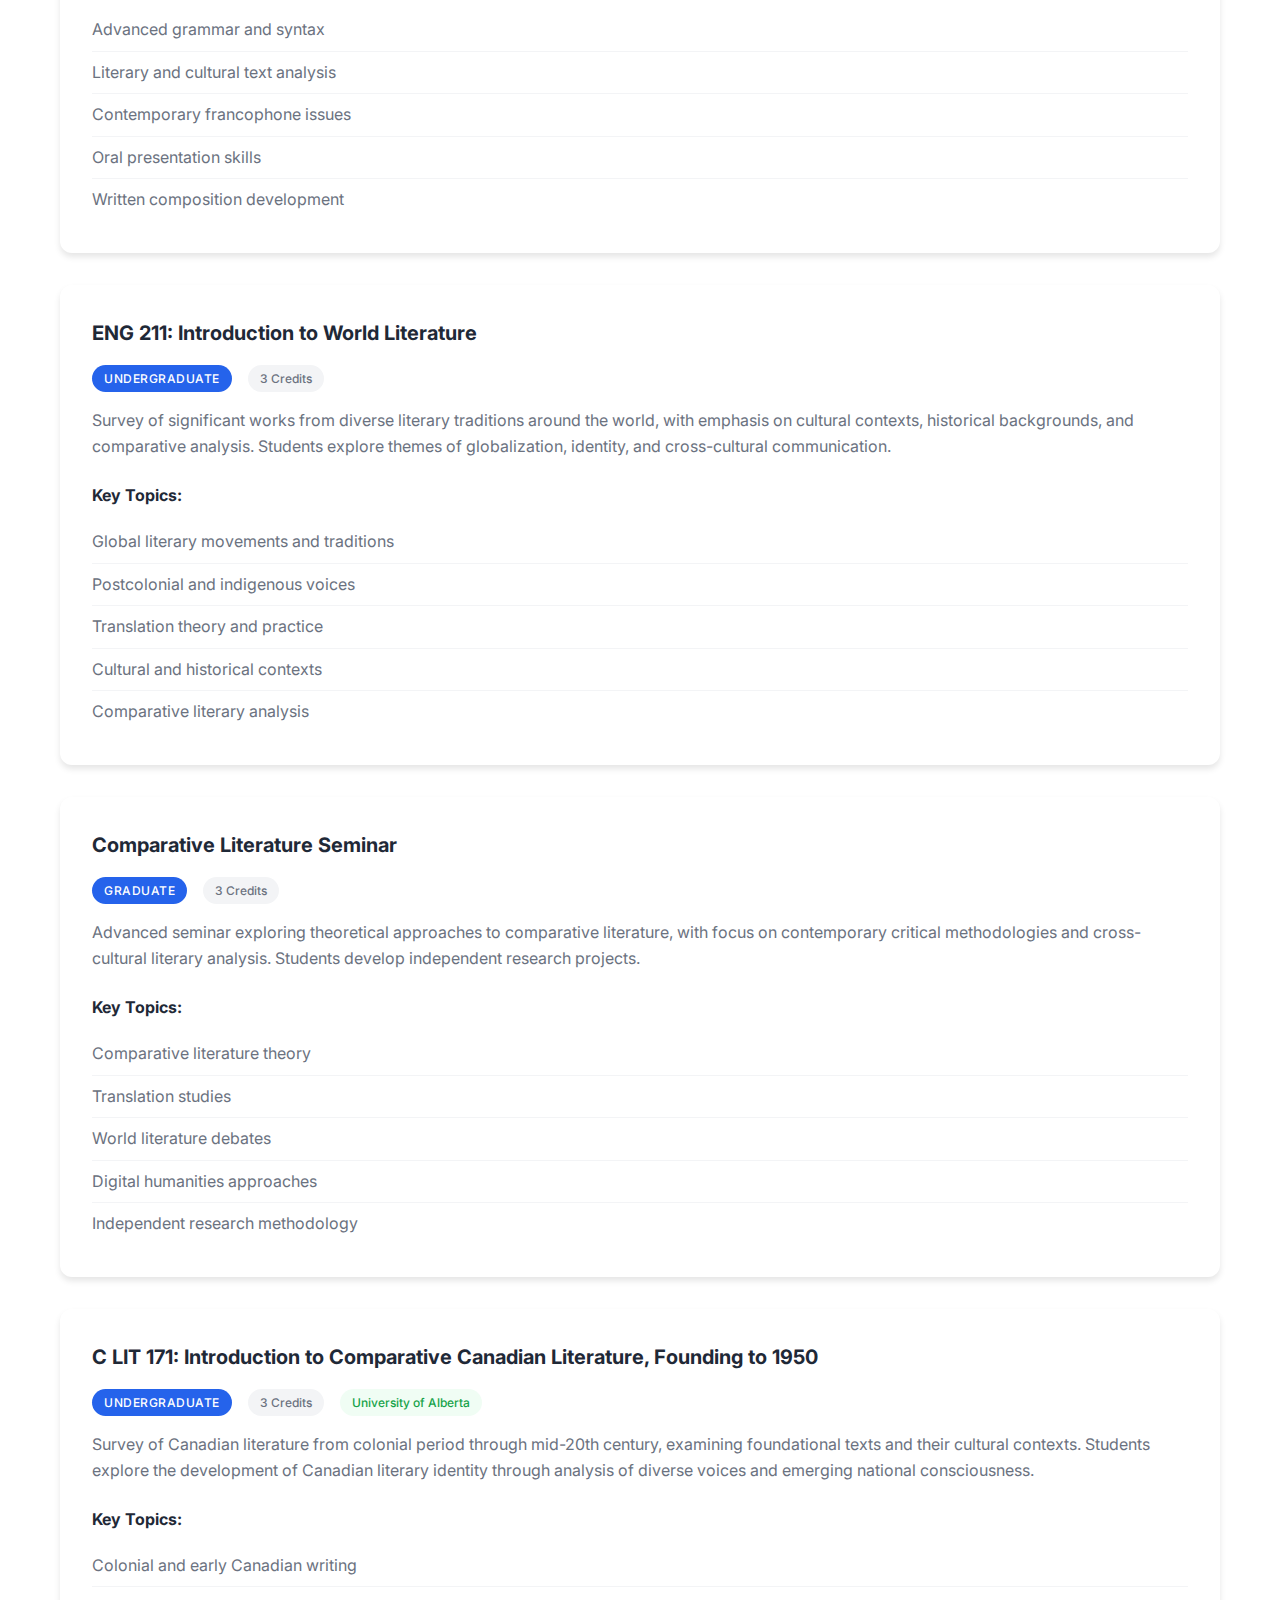
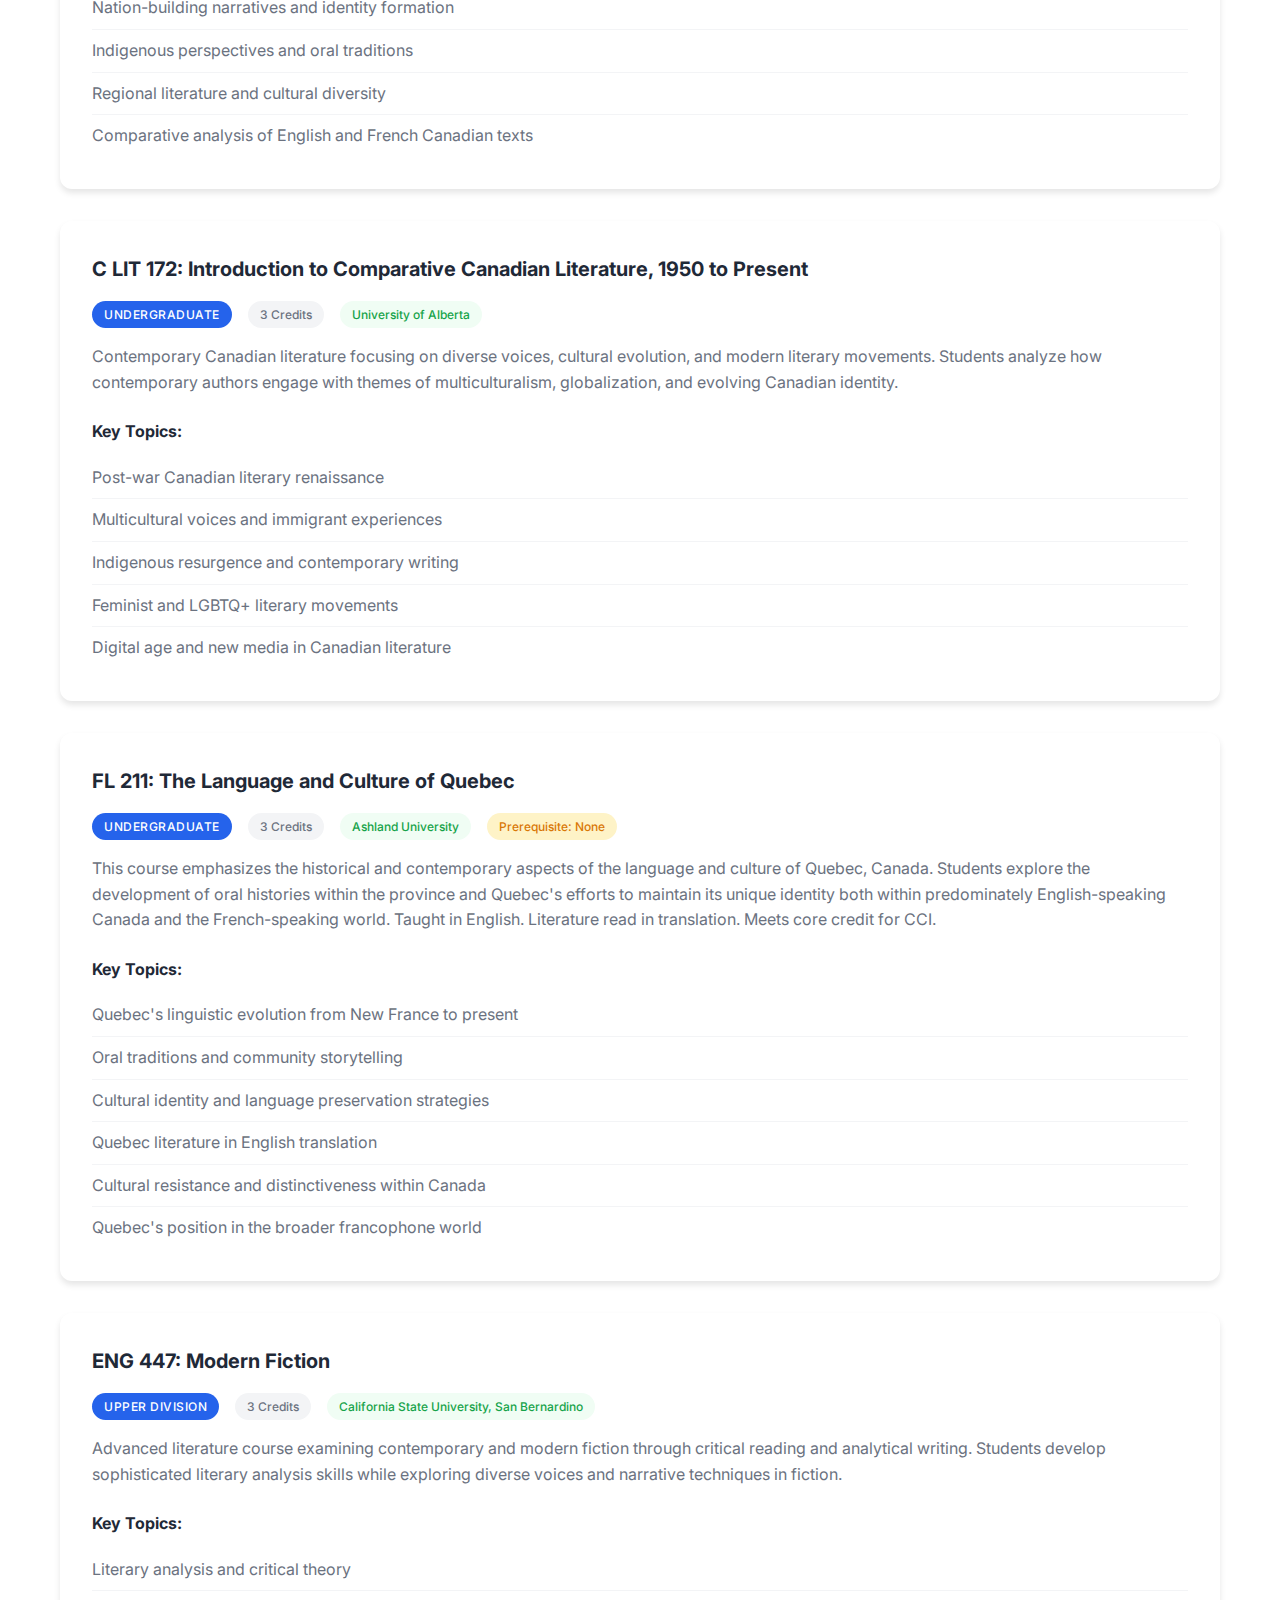
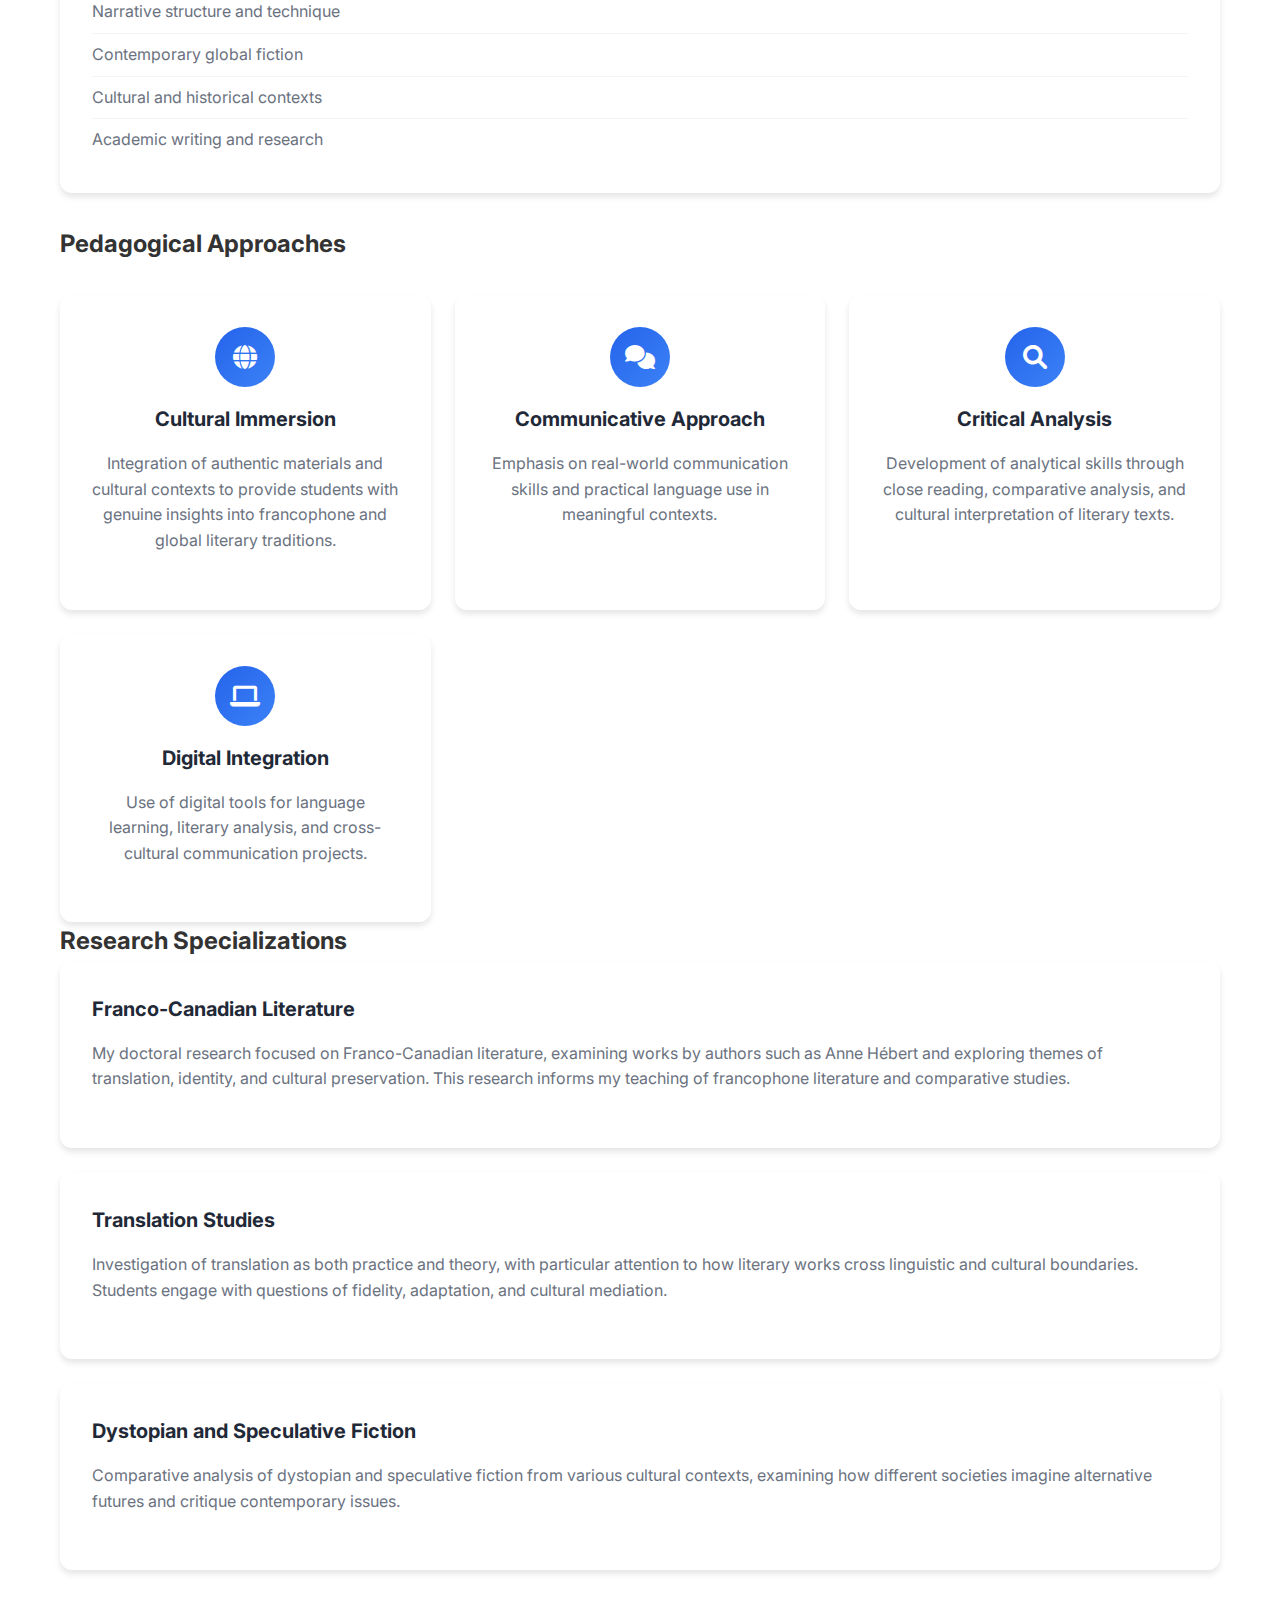
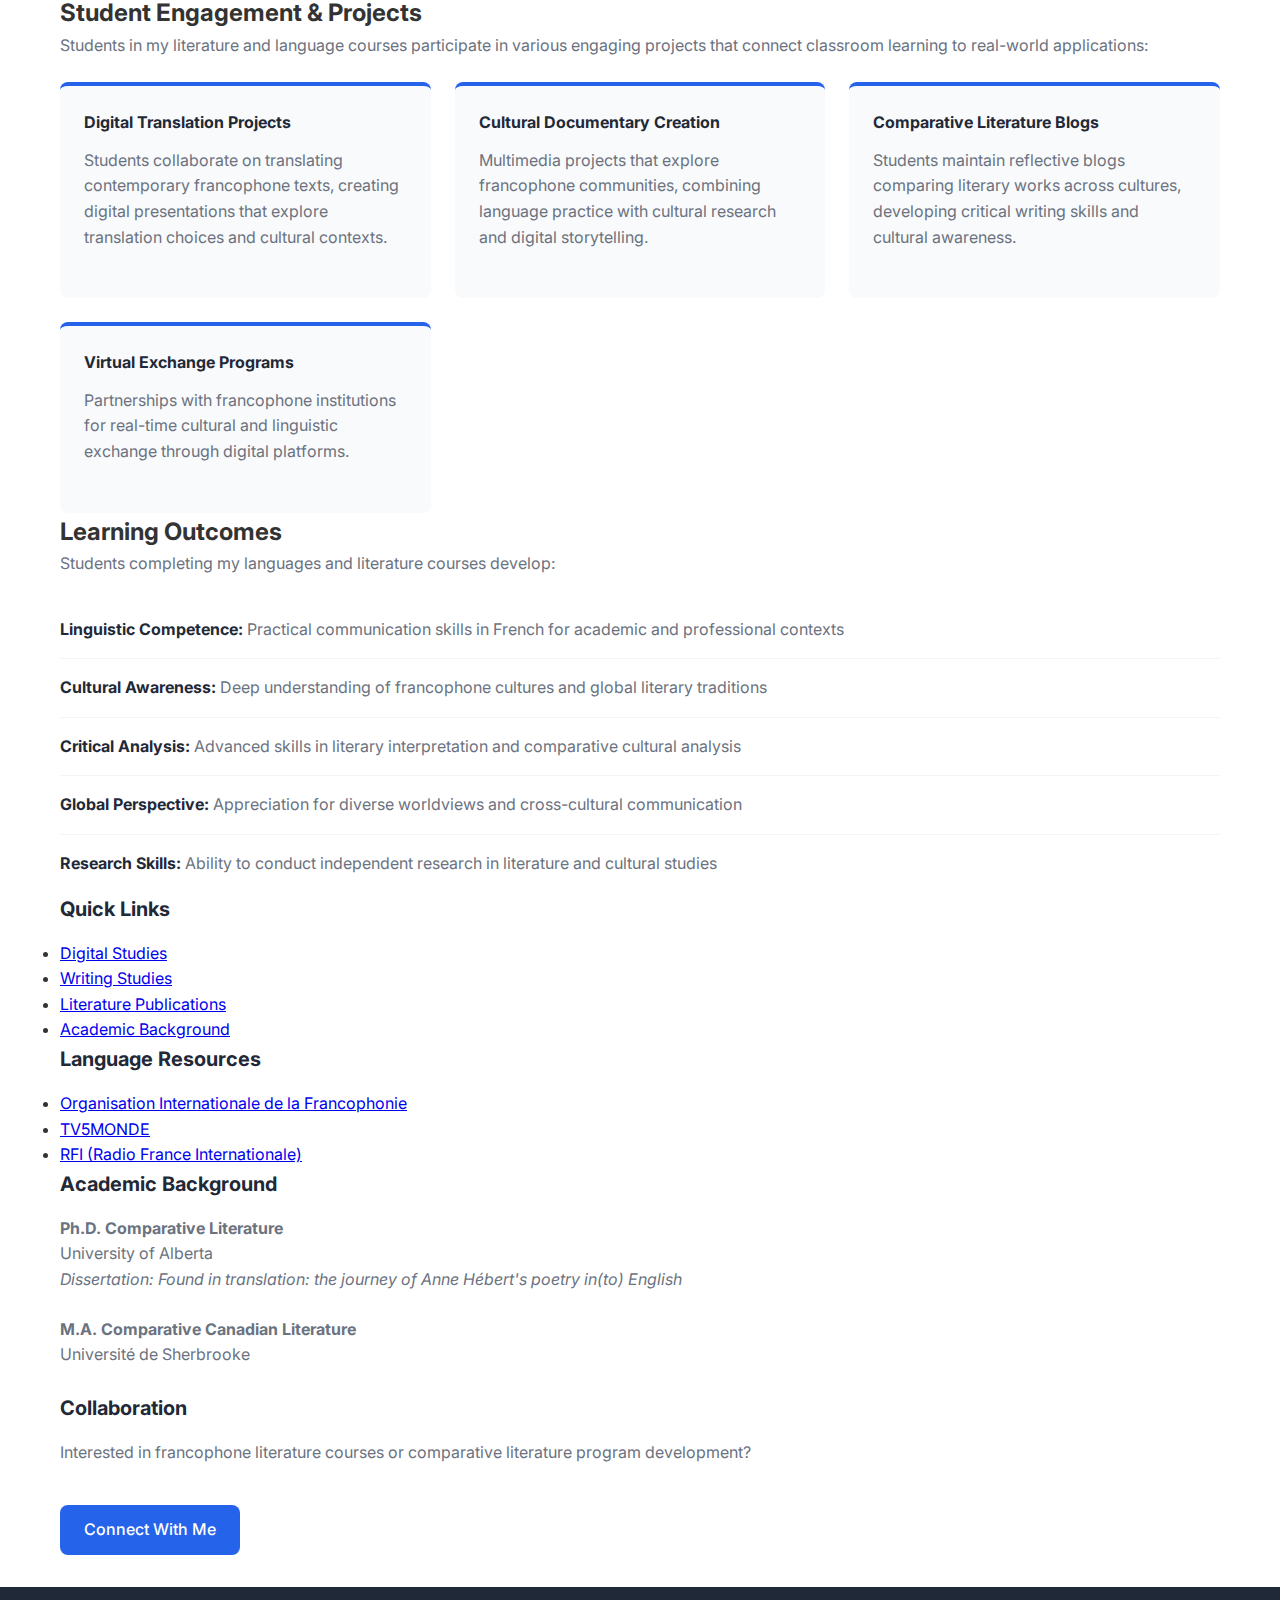
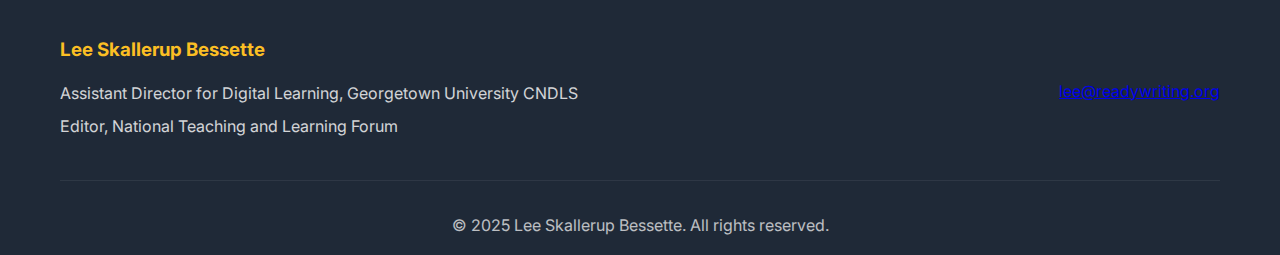
<file: languages-literature.html>
<!DOCTYPE html>
<html lang="en">
<head>
    <meta charset="UTF-8">
    <meta name="viewport" content="width=device-width, initial-scale=1.0">
    <title>Languages and Literature - Lee Skallerup Bessette</title>
    <link rel="stylesheet" href="styles.css">
    <link href="https://fonts.googleapis.com/css2?family=Inter:wght@300;400;500;600;700&display=swap" rel="stylesheet">
    <link rel="stylesheet" href="https://cdnjs.cloudflare.com/ajax/libs/font-awesome/6.0.0/css/all.min.css">
</head>
<body>
    <!-- Navigation -->
    <nav class="navbar">
        <div class="nav-container">
            <div class="nav-logo">
                <a href="index.html">Lee Skallerup Bessette</a>
            </div>
            <div class="nav-menu" id="nav-menu">
                <a href="index.html#about" class="nav-link">About Me</a>
                <a href="index.html#projects" class="nav-link">Projects</a>
                <a href="index.html#workshops" class="nav-link">Workshops</a>
                <a href="index.html#publications" class="nav-link">Publications</a>
                <a href="index.html#books" class="nav-link">Books</a>
                <a href="index.html#teaching" class="nav-link">Teaching</a>
                <a href="index.html#cv" class="nav-link">CV</a>
            </div>
            <div class="nav-toggle" id="nav-toggle">
                <span class="bar"></span>
                <span class="bar"></span>
                <span class="bar"></span>
            </div>
        </div>
    </nav>

    <!-- Hero Section -->
    <section class="project-hero">
        <div class="container">
            <div class="project-header">
                <a href="index.html#teaching" class="back-link">
                    <i class="fas fa-arrow-left"></i> Back to Teaching
                </a>
                <h1 class="project-title">Languages and Literature</h1>
                <p class="project-subtitle">Comparative literature, French language, and world literature with focus on cultural analysis</p>
            </div>
        </div>
    </section>

    <!-- Main Content -->
    <section class="project-content">
        <div class="container">
            <div class="content-grid">
                <div class="main-content">
                    <div class="content-section">
                        <h2>Teaching Philosophy</h2>
                        <p>
                            My approach to literature and language instruction is grounded in <strong>care-centered pedagogy</strong> and comparative cultural studies methodologies. I believe that literature serves as a crucial lens for understanding diverse perspectives, historical contexts, and the complexities of human experience across cultures and languages. Each text becomes a bridge for students to connect their own experiences with those of others, fostering empathy and critical understanding.
                        </p>
                        <p>
                            Drawing from my experience teaching French language, Francophone Quebec culture, and Canadian comparative literature, I emphasize meeting students where they are in their linguistic and cultural journey. Language learning is deeply personal and often challenging—I provide supportive scaffolding while maintaining high expectations, understanding that students come with varying backgrounds and learning needs.
                        </p>
                        <p>
                            In both language and literature courses, I emphasize the interconnectedness of language, culture, and identity, encouraging students to develop not only linguistic competence but also cultural awareness and critical thinking skills. Like <em>Sesame Street</em>'s approach to inclusive representation, I believe in thoughtful material selection that ensures all students see themselves reflected while also encountering perspectives that broaden their worldview.
                        </p>
                    </div>

                    <div class="content-section">
                        <h2>Course Offerings</h2>
                        
                        <div class="course-detail">
                            <h3>FRE 101: Elementary French</h3>
                            <div class="course-meta">
                                <span class="course-level-badge">Undergraduate</span>
                                <span class="course-credits">4 Credits</span>
                            </div>
                            <p>
                                Introduction to French language and francophone cultures with emphasis on communicative competence and cultural awareness. Students develop foundational skills in speaking, listening, reading, and writing while exploring diverse francophone communities.
                            </p>
                            <div class="course-topics">
                                <h4>Key Topics:</h4>
                                <ul>
                                    <li>Basic grammar and vocabulary</li>
                                    <li>Conversational skills and pronunciation</li>
                                    <li>Francophone cultural diversity</li>
                                    <li>Interactive multimedia activities</li>
                                    <li>Real-world communication scenarios</li>
                                </ul>
                            </div>
                        </div>

                        <div class="course-detail">
                            <h3>FRE 201: Intermediate French</h3>
                            <div class="course-meta">
                                <span class="course-level-badge">Undergraduate</span>
                                <span class="course-credits">4 Credits</span>
                            </div>
                            <p>
                                Continued development of French language skills with increased focus on complex grammatical structures, literary texts, and cultural analysis. Students engage with authentic materials from various francophone contexts.
                            </p>
                            <div class="course-topics">
                                <h4>Key Topics:</h4>
                                <ul>
                                    <li>Advanced grammar and syntax</li>
                                    <li>Literary and cultural text analysis</li>
                                    <li>Contemporary francophone issues</li>
                                    <li>Oral presentation skills</li>
                                    <li>Written composition development</li>
                                </ul>
                            </div>
                        </div>

                        <div class="course-detail">
                            <h3>ENG 211: Introduction to World Literature</h3>
                            <div class="course-meta">
                                <span class="course-level-badge">Undergraduate</span>
                                <span class="course-credits">3 Credits</span>
                            </div>
                            <p>
                                Survey of significant works from diverse literary traditions around the world, with emphasis on cultural contexts, historical backgrounds, and comparative analysis. Students explore themes of globalization, identity, and cross-cultural communication.
                            </p>
                            <div class="course-topics">
                                <h4>Key Topics:</h4>
                                <ul>
                                    <li>Global literary movements and traditions</li>
                                    <li>Postcolonial and indigenous voices</li>
                                    <li>Translation theory and practice</li>
                                    <li>Cultural and historical contexts</li>
                                    <li>Comparative literary analysis</li>
                                </ul>
                            </div>
                        </div>

                        <div class="course-detail">
                            <h3>Comparative Literature Seminar</h3>
                            <div class="course-meta">
                                <span class="course-level-badge">Graduate</span>
                                <span class="course-credits">3 Credits</span>
                            </div>
                            <p>
                                Advanced seminar exploring theoretical approaches to comparative literature, with focus on contemporary critical methodologies and cross-cultural literary analysis. Students develop independent research projects.
                            </p>
                            <div class="course-topics">
                                <h4>Key Topics:</h4>
                                <ul>
                                    <li>Comparative literature theory</li>
                                    <li>Translation studies</li>
                                    <li>World literature debates</li>
                                    <li>Digital humanities approaches</li>
                                    <li>Independent research methodology</li>
                                </ul>
                            </div>
                        </div>

                        <div class="course-detail">
                            <h3>C LIT 171: Introduction to Comparative Canadian Literature, Founding to 1950</h3>
                            <div class="course-meta">
                                <span class="course-level-badge">Undergraduate</span>
                                <span class="course-credits">3 Credits</span>
                                <span class="course-institution">University of Alberta</span>
                            </div>
                            <p>
                                Survey of Canadian literature from colonial period through mid-20th century, examining foundational texts and their cultural contexts. Students explore the development of Canadian literary identity through analysis of diverse voices and emerging national consciousness.
                            </p>
                            <div class="course-topics">
                                <h4>Key Topics:</h4>
                                <ul>
                                    <li>Colonial and early Canadian writing</li>
                                    <li>Nation-building narratives and identity formation</li>
                                    <li>Indigenous perspectives and oral traditions</li>
                                    <li>Regional literature and cultural diversity</li>
                                    <li>Comparative analysis of English and French Canadian texts</li>
                                </ul>
                            </div>
                        </div>

                        <div class="course-detail">
                            <h3>C LIT 172: Introduction to Comparative Canadian Literature, 1950 to Present</h3>
                            <div class="course-meta">
                                <span class="course-level-badge">Undergraduate</span>
                                <span class="course-credits">3 Credits</span>
                                <span class="course-institution">University of Alberta</span>
                            </div>
                            <p>
                                Contemporary Canadian literature focusing on diverse voices, cultural evolution, and modern literary movements. Students analyze how contemporary authors engage with themes of multiculturalism, globalization, and evolving Canadian identity.
                            </p>
                            <div class="course-topics">
                                <h4>Key Topics:</h4>
                                <ul>
                                    <li>Post-war Canadian literary renaissance</li>
                                    <li>Multicultural voices and immigrant experiences</li>
                                    <li>Indigenous resurgence and contemporary writing</li>
                                    <li>Feminist and LGBTQ+ literary movements</li>
                                    <li>Digital age and new media in Canadian literature</li>
                                </ul>
                            </div>
                        </div>

                        <div class="course-detail">
                            <h3>FL 211: The Language and Culture of Quebec</h3>
                            <div class="course-meta">
                                <span class="course-level-badge">Undergraduate</span>
                                <span class="course-credits">3 Credits</span>
                                <span class="course-institution">Ashland University</span>
                                <span class="prerequisite">Prerequisite: None</span>
                            </div>
                            <p>
                                This course emphasizes the historical and contemporary aspects of the language and culture of Quebec, Canada. Students explore the development of oral histories within the province and Quebec's efforts to maintain its unique identity both within predominately English-speaking Canada and the French-speaking world. Taught in English. Literature read in translation. Meets core credit for CCI.
                            </p>
                            <div class="course-topics">
                                <h4>Key Topics:</h4>
                                <ul>
                                    <li>Quebec's linguistic evolution from New France to present</li>
                                    <li>Oral traditions and community storytelling</li>
                                    <li>Cultural identity and language preservation strategies</li>
                                    <li>Quebec literature in English translation</li>
                                    <li>Cultural resistance and distinctiveness within Canada</li>
                                    <li>Quebec's position in the broader francophone world</li>
                                </ul>
                            </div>
                        </div>

                        <div class="course-detail">
                            <h3>ENG 447: Modern Fiction</h3>
                            <div class="course-meta">
                                <span class="course-level-badge">Upper Division</span>
                                <span class="course-credits">3 Credits</span>
                                <span class="course-institution">California State University, San Bernardino</span>
                            </div>
                            <p>
                                Advanced literature course examining contemporary and modern fiction through critical reading and analytical writing. Students develop sophisticated literary analysis skills while exploring diverse voices and narrative techniques in fiction.
                            </p>
                            <div class="course-topics">
                                <h4>Key Topics:</h4>
                                <ul>
                                    <li>Literary analysis and critical theory</li>
                                    <li>Narrative structure and technique</li>
                                    <li>Contemporary global fiction</li>
                                    <li>Cultural and historical contexts</li>
                                    <li>Academic writing and research</li>
                                </ul>
                            </div>
                        </div>
                    </div>

                    <div class="content-section">
                        <h2>Pedagogical Approaches</h2>
                        <div class="approach-grid">
                            <div class="approach-card">
                                <div class="approach-icon">
                                    <i class="fas fa-globe"></i>
                                </div>
                                <h3>Cultural Immersion</h3>
                                <p>Integration of authentic materials and cultural contexts to provide students with genuine insights into francophone and global literary traditions.</p>
                            </div>
                            
                            <div class="approach-card">
                                <div class="approach-icon">
                                    <i class="fas fa-comments"></i>
                                </div>
                                <h3>Communicative Approach</h3>
                                <p>Emphasis on real-world communication skills and practical language use in meaningful contexts.</p>
                            </div>
                            
                            <div class="approach-card">
                                <div class="approach-icon">
                                    <i class="fas fa-search"></i>
                                </div>
                                <h3>Critical Analysis</h3>
                                <p>Development of analytical skills through close reading, comparative analysis, and cultural interpretation of literary texts.</p>
                            </div>
                            
                            <div class="approach-card">
                                <div class="approach-icon">
                                    <i class="fas fa-laptop"></i>
                                </div>
                                <h3>Digital Integration</h3>
                                <p>Use of digital tools for language learning, literary analysis, and cross-cultural communication projects.</p>
                            </div>
                        </div>
                    </div>

                    <div class="content-section">
                        <h2>Research Specializations</h2>
                        <div class="research-area">
                            <h3>Franco-Canadian Literature</h3>
                            <p>
                                My doctoral research focused on Franco-Canadian literature, examining works by authors such as Anne Hébert and exploring themes of translation, identity, and cultural preservation. This research informs my teaching of francophone literature and comparative studies.
                            </p>
                        </div>
                        
                        <div class="research-area">
                            <h3>Translation Studies</h3>
                            <p>
                                Investigation of translation as both practice and theory, with particular attention to how literary works cross linguistic and cultural boundaries. Students engage with questions of fidelity, adaptation, and cultural mediation.
                            </p>
                        </div>
                        
                        <div class="research-area">
                            <h3>Dystopian and Speculative Fiction</h3>
                            <p>
                                Comparative analysis of dystopian and speculative fiction from various cultural contexts, examining how different societies imagine alternative futures and critique contemporary issues.
                            </p>
                        </div>
                    </div>

                    <div class="content-section">
                        <h2>Student Engagement & Projects</h2>
                        <p>
                            Students in my literature and language courses participate in various engaging projects that connect classroom learning to real-world applications:
                        </p>
                        
                        <div class="project-examples">
                            <div class="project-example">
                                <h4>Digital Translation Projects</h4>
                                <p>Students collaborate on translating contemporary francophone texts, creating digital presentations that explore translation choices and cultural contexts.</p>
                            </div>
                            
                            <div class="project-example">
                                <h4>Cultural Documentary Creation</h4>
                                <p>Multimedia projects that explore francophone communities, combining language practice with cultural research and digital storytelling.</p>
                            </div>
                            
                            <div class="project-example">
                                <h4>Comparative Literature Blogs</h4>
                                <p>Students maintain reflective blogs comparing literary works across cultures, developing critical writing skills and cultural awareness.</p>
                            </div>
                            
                            <div class="project-example">
                                <h4>Virtual Exchange Programs</h4>
                                <p>Partnerships with francophone institutions for real-time cultural and linguistic exchange through digital platforms.</p>
                            </div>
                        </div>
                    </div>

                    <div class="content-section">
                        <h2>Learning Outcomes</h2>
                        <p>
                            Students completing my languages and literature courses develop:
                        </p>
                        <ul class="outcome-list">
                            <li><strong>Linguistic Competence:</strong> Practical communication skills in French for academic and professional contexts</li>
                            <li><strong>Cultural Awareness:</strong> Deep understanding of francophone cultures and global literary traditions</li>
                            <li><strong>Critical Analysis:</strong> Advanced skills in literary interpretation and comparative cultural analysis</li>
                            <li><strong>Global Perspective:</strong> Appreciation for diverse worldviews and cross-cultural communication</li>
                            <li><strong>Research Skills:</strong> Ability to conduct independent research in literature and cultural studies</li>
                        </ul>
                    </div>
                </div>

                <div class="sidebar">
                    <div class="sidebar-section">
                        <h3>Quick Links</h3>
                        <ul class="sidebar-links">
                            <li><a href="digital-studies.html">Digital Studies</a></li>
                            <li><a href="writing-studies.html">Writing Studies</a></li>
                            <li><a href="index.html#publications">Literature Publications</a></li>
                            <li><a href="index.html#cv">Academic Background</a></li>
                        </ul>
                    </div>

                    <div class="sidebar-section">
                        <h3>Language Resources</h3>
                        <ul class="sidebar-links">
                            <li><a href="https://www.francophonie.org/" target="_blank">Organisation Internationale de la Francophonie</a></li>
                            <li><a href="https://www.tv5monde.com/" target="_blank">TV5MONDE</a></li>
                            <li><a href="https://www.rfi.fr/" target="_blank">RFI (Radio France Internationale)</a></li>
                        </ul>
                    </div>

                    <div class="sidebar-section">
                        <h3>Academic Background</h3>
                        <p><strong>Ph.D. Comparative Literature</strong><br>
                        University of Alberta<br>
                        <em>Dissertation: Found in translation: the journey of Anne Hébert's poetry in(to) English</em></p>
                        
                        <p><strong>M.A. Comparative Canadian Literature</strong><br>
                        Université de Sherbrooke</p>
                    </div>

                    <div class="sidebar-section">
                        <h3>Collaboration</h3>
                        <p>Interested in francophone literature courses or comparative literature program development?</p>
                        <a href="mailto:lee@readywriting.org" class="contact-btn">Connect With Me</a>
                    </div>
                </div>
            </div>
        </div>
    </section>

    <!-- Footer -->
    <footer class="footer">
        <div class="container">
            <div class="footer-content">
                <div class="footer-info">
                    <h3>Lee Skallerup Bessette</h3>
                    <p>Assistant Director for Digital Learning, Georgetown University CNDLS</p>
                    <p>Editor, National Teaching and Learning Forum</p>
                </div>
                <div class="footer-links">
                    <a href="mailto:lee@readywriting.org">lee@readywriting.org</a>
                </div>
            </div>
            <div class="footer-bottom">
                <p>&copy; 2025 Lee Skallerup Bessette. All rights reserved.</p>
            </div>
        </div>
    </footer>

    <script src="script.js"></script>
</body>
</html>
</file>
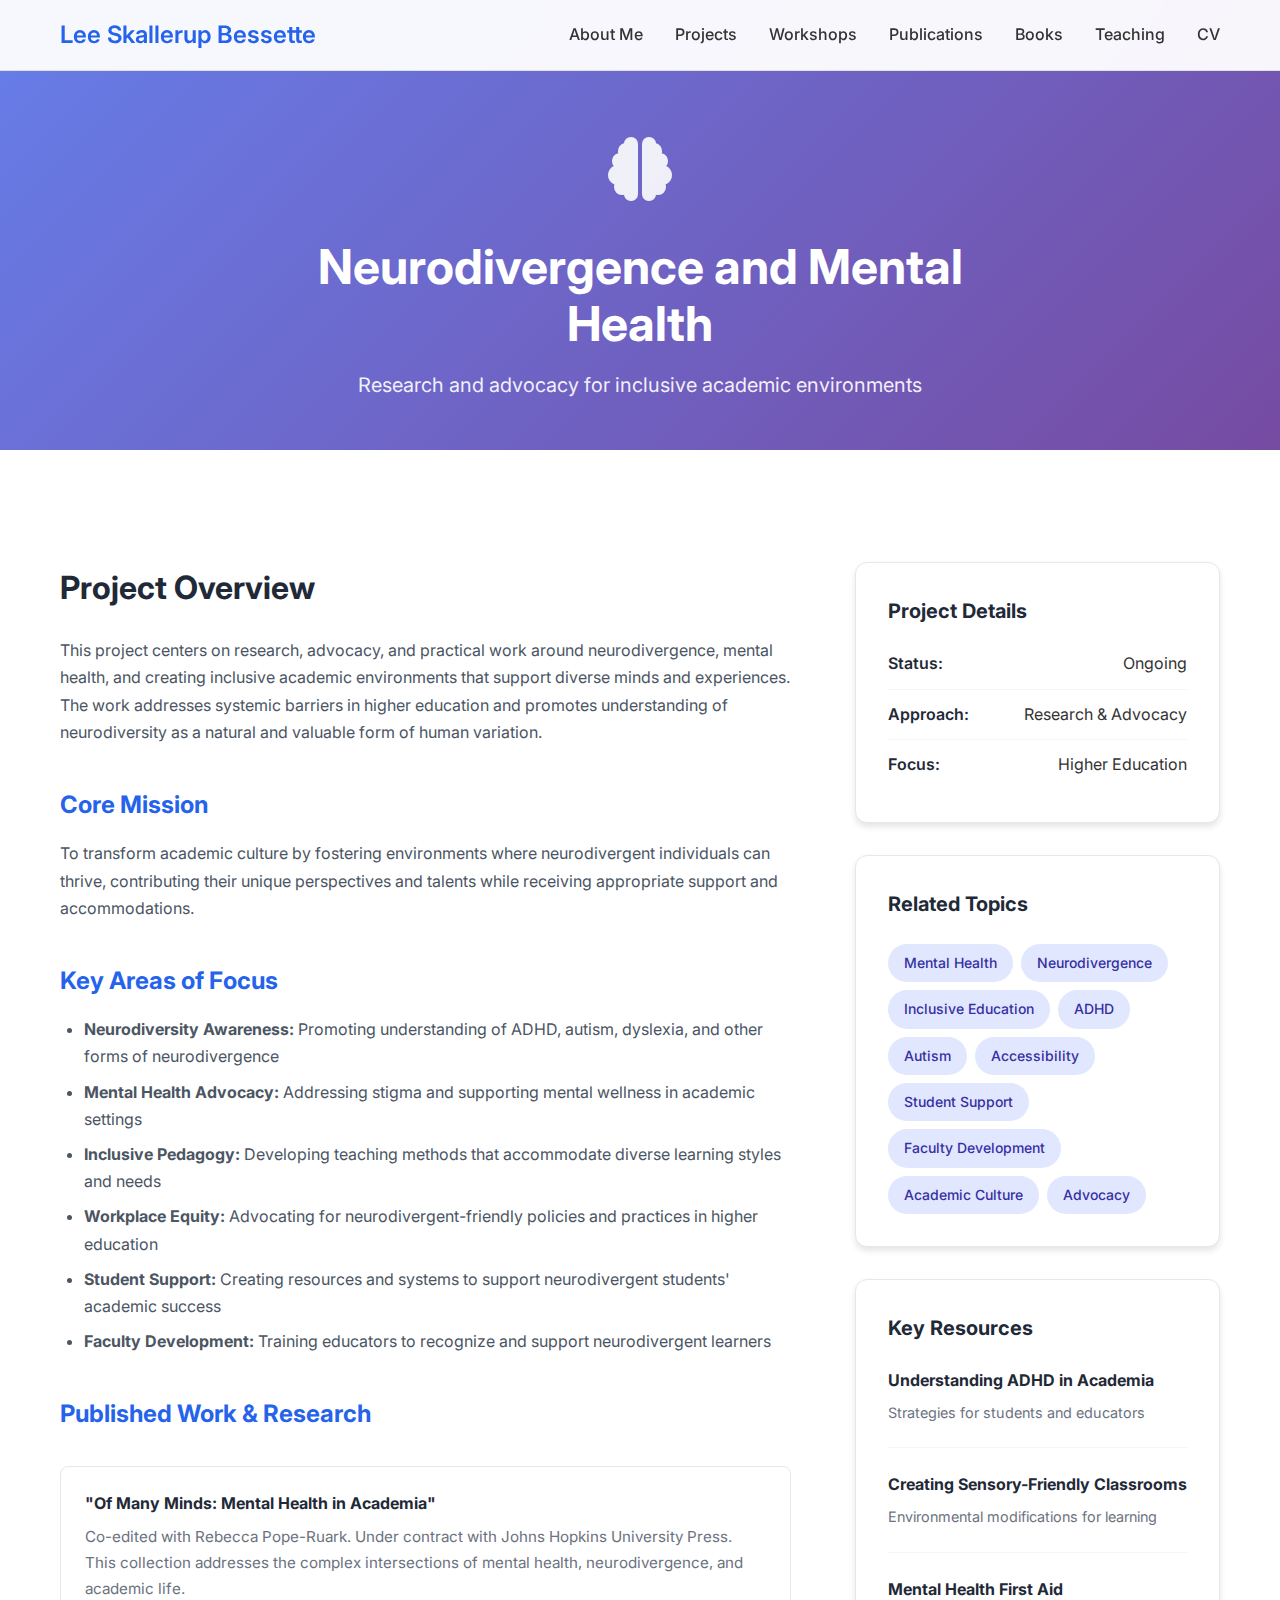
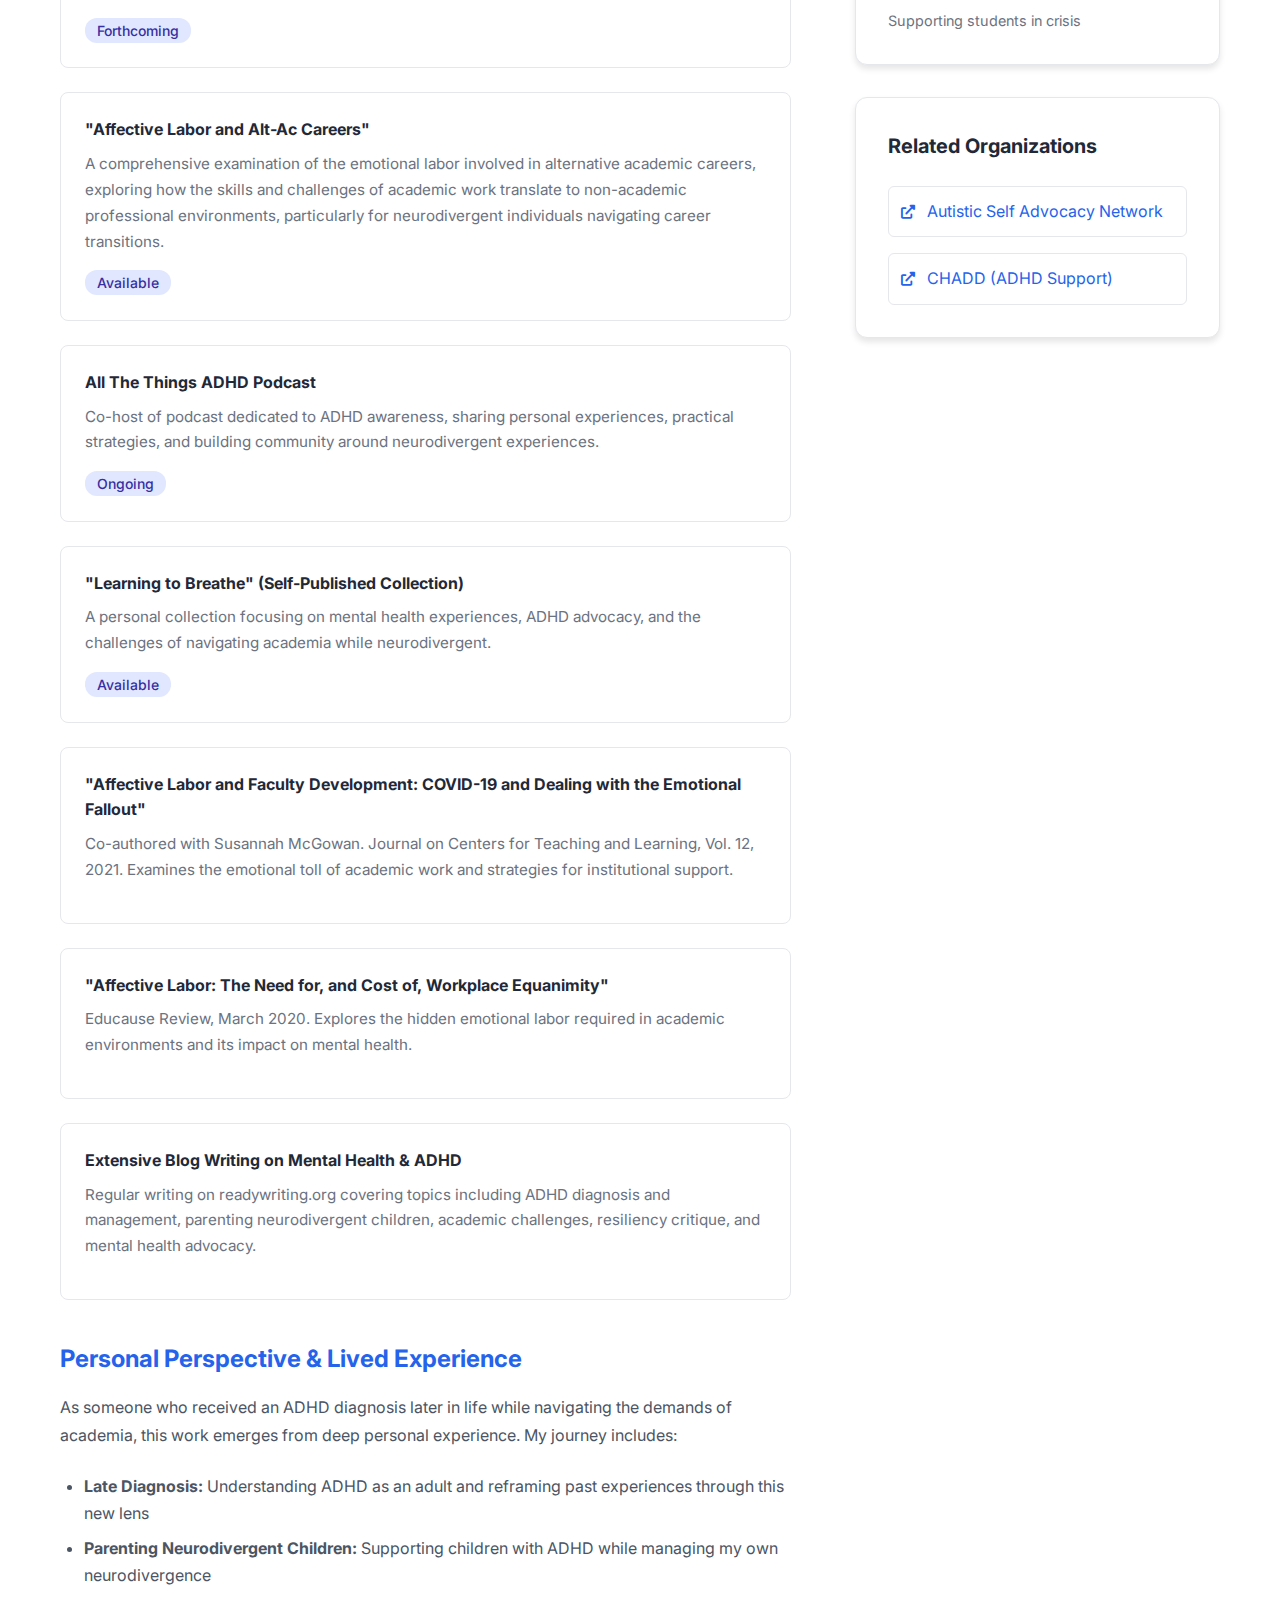
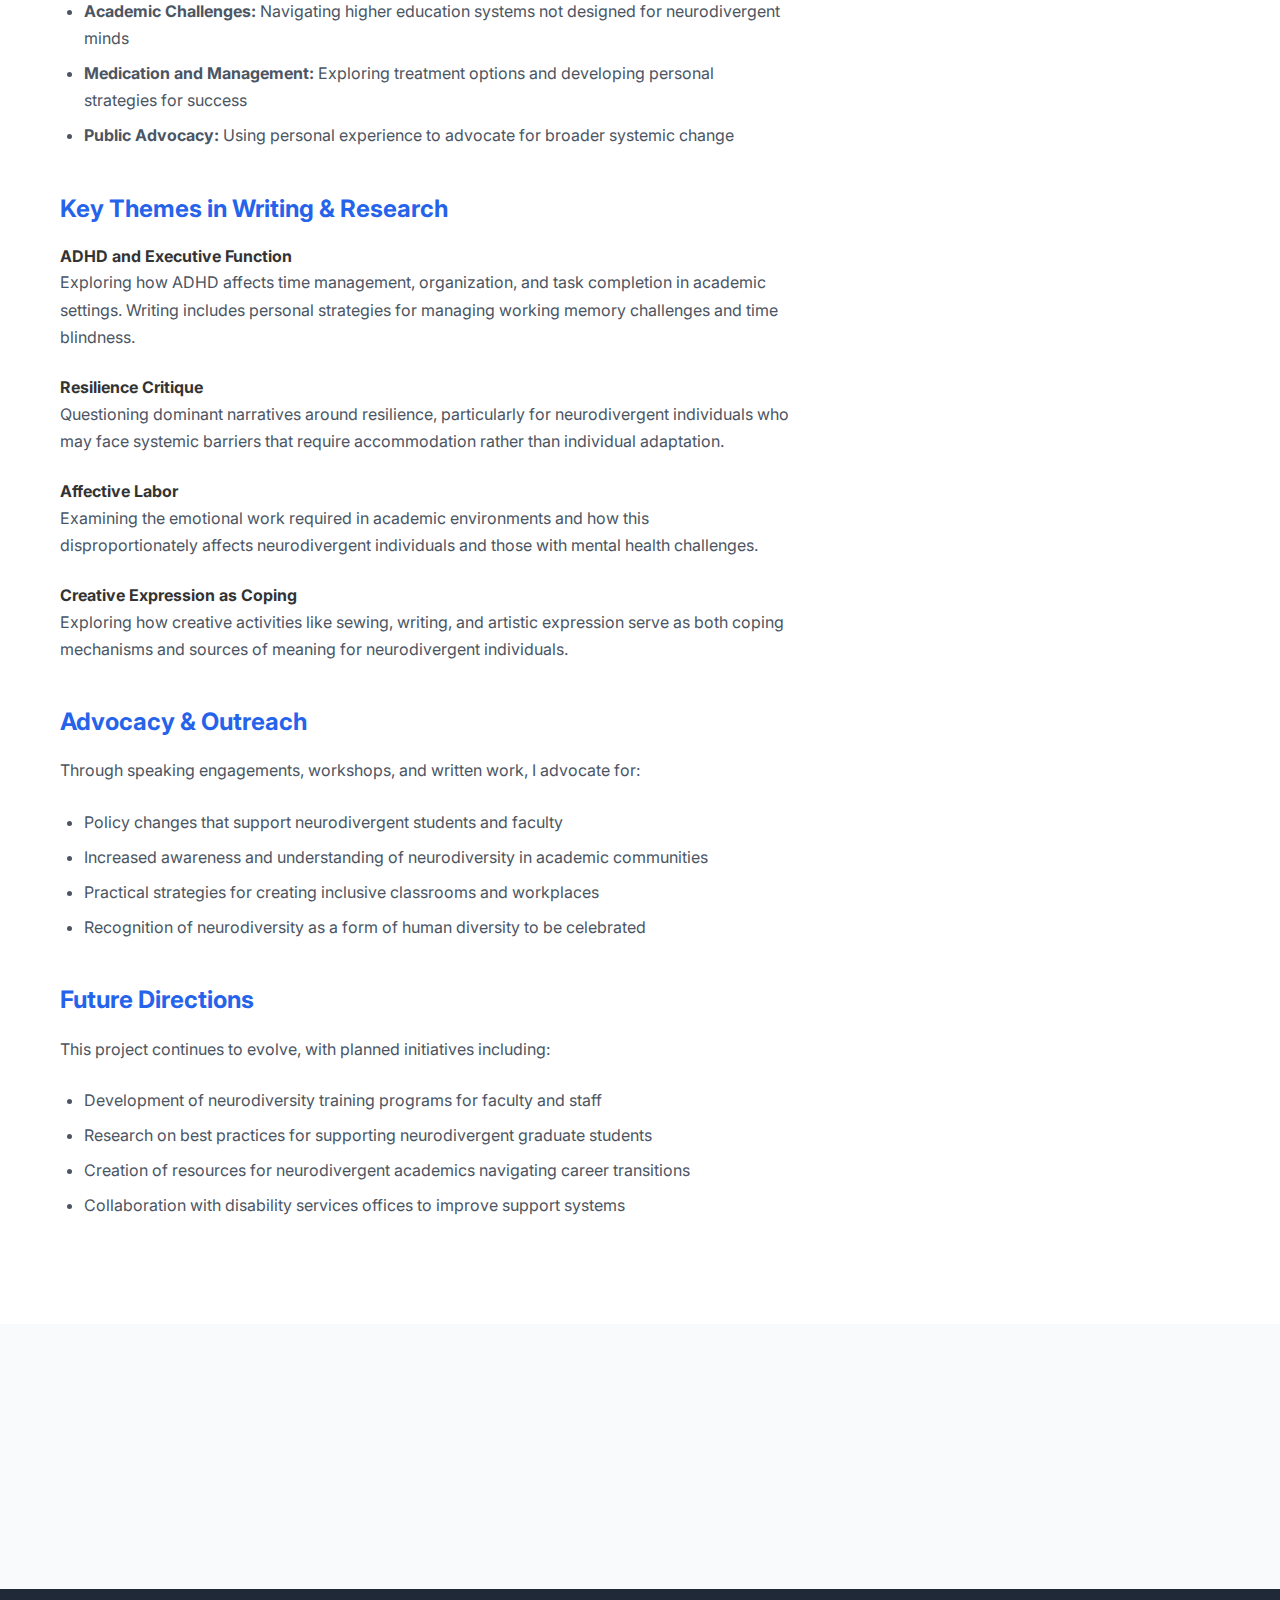
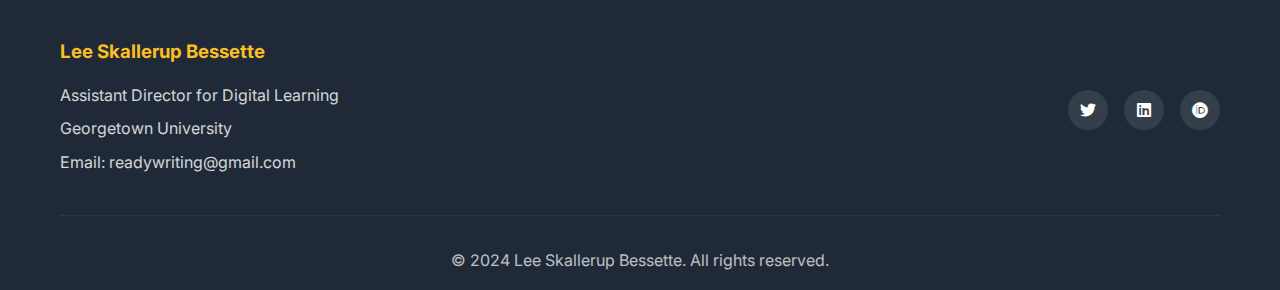
<file: neurodivergence-and-mental-health.html>
<!DOCTYPE html>
<html lang="en">
<head>
    <meta charset="UTF-8">
    <meta name="viewport" content="width=device-width, initial-scale=1.0">
    <title>Neurodivergence and Mental Health - Lee Skallerup Bessette</title>
    <link rel="stylesheet" href="styles.css">
    <link href="https://fonts.googleapis.com/css2?family=Inter:wght@300;400;500;600;700&display=swap" rel="stylesheet">
    <link rel="stylesheet" href="https://cdnjs.cloudflare.com/ajax/libs/font-awesome/6.0.0/css/all.min.css">
</head>
<body>
    <!-- Navigation -->
    <nav class="navbar">
        <div class="nav-container">
            <div class="nav-logo">
                <a href="index.html">Lee Skallerup Bessette</a>
            </div>
            <div class="nav-menu" id="nav-menu">
                <a href="index.html#about" class="nav-link">About Me</a>
                <a href="index.html#projects" class="nav-link">Projects</a>
                <a href="index.html#workshops" class="nav-link">Workshops</a>
                <a href="index.html#publications" class="nav-link">Publications</a>
                <a href="index.html#books" class="nav-link">Books</a>
                <a href="index.html#teaching" class="nav-link">Teaching</a>
                <a href="index.html#cv" class="nav-link">CV</a>
            </div>
            <div class="nav-toggle" id="nav-toggle">
                <span class="bar"></span>
                <span class="bar"></span>
                <span class="bar"></span>
            </div>
        </div>
    </nav>

    <!-- Project Hero Section -->
    <section class="project-hero">
        <div class="container">
            <div class="project-hero-content">
                <div class="project-icon">
                    <i class="fas fa-brain"></i>
                </div>
                <h1 class="project-title">Neurodivergence and Mental Health</h1>
                <p class="project-subtitle">Research and advocacy for inclusive academic environments</p>
            </div>
        </div>
    </section>

    <!-- Project Content -->
    <section class="section">
        <div class="container">
            <div class="project-content-grid">
                <div class="project-main">
                    <div class="project-overview">
                        <h2>Project Overview</h2>
                        <p>This project centers on research, advocacy, and practical work around neurodivergence, mental health, and creating inclusive academic environments that support diverse minds and experiences. The work addresses systemic barriers in higher education and promotes understanding of neurodiversity as a natural and valuable form of human variation.</p>
                        
                        <h3>Core Mission</h3>
                        <p>To transform academic culture by fostering environments where neurodivergent individuals can thrive, contributing their unique perspectives and talents while receiving appropriate support and accommodations.</p>

                        <h3>Key Areas of Focus</h3>
                        <ul>
                            <li><strong>Neurodiversity Awareness:</strong> Promoting understanding of ADHD, autism, dyslexia, and other forms of neurodivergence</li>
                            <li><strong>Mental Health Advocacy:</strong> Addressing stigma and supporting mental wellness in academic settings</li>
                            <li><strong>Inclusive Pedagogy:</strong> Developing teaching methods that accommodate diverse learning styles and needs</li>
                            <li><strong>Workplace Equity:</strong> Advocating for neurodivergent-friendly policies and practices in higher education</li>
                            <li><strong>Student Support:</strong> Creating resources and systems to support neurodivergent students' academic success</li>
                            <li><strong>Faculty Development:</strong> Training educators to recognize and support neurodivergent learners</li>
                        </ul>

                        <h3>Published Work & Research</h3>
                        <div class="related-publications">
                            <div class="publication-highlight">
                                <h4>"Of Many Minds: Mental Health in Academia"</h4>
                                <p>Co-edited with Rebecca Pope-Ruark. Under contract with Johns Hopkins University Press. This collection addresses the complex intersections of mental health, neurodivergence, and academic life.</p>
                                <div class="publication-status">
                                    <span class="status-badge">Forthcoming</span>
                                </div>
                            </div>

                            <div class="publication-highlight">
                                <h4>"Affective Labor and Alt-Ac Careers"</h4>
                                <p>A comprehensive examination of the emotional labor involved in alternative academic careers, exploring how the skills and challenges of academic work translate to non-academic professional environments, particularly for neurodivergent individuals navigating career transitions.</p>
                                <div class="publication-status">
                                    <span class="status-badge">Available</span>
                                </div>
                            </div>

                            <div class="publication-highlight">
                                <h4>All The Things ADHD Podcast</h4>
                                <p>Co-host of podcast dedicated to ADHD awareness, sharing personal experiences, practical strategies, and building community around neurodivergent experiences.</p>
                                <div class="publication-status">
                                    <span class="status-badge">Ongoing</span>
                                </div>
                            </div>

                            <div class="publication-highlight">
                                <h4>"Learning to Breathe" (Self-Published Collection)</h4>
                                <p>A personal collection focusing on mental health experiences, ADHD advocacy, and the challenges of navigating academia while neurodivergent.</p>
                                <div class="publication-status">
                                    <span class="status-badge">Available</span>
                                </div>
                            </div>

                            <div class="publication-highlight">
                                <h4>"Affective Labor and Faculty Development: COVID-19 and Dealing with the Emotional Fallout"</h4>
                                <p>Co-authored with Susannah McGowan. Journal on Centers for Teaching and Learning, Vol. 12, 2021. Examines the emotional toll of academic work and strategies for institutional support.</p>
                            </div>

                            <div class="publication-highlight">
                                <h4>"Affective Labor: The Need for, and Cost of, Workplace Equanimity"</h4>
                                <p>Educause Review, March 2020. Explores the hidden emotional labor required in academic environments and its impact on mental health.</p>
                            </div>

                            <div class="publication-highlight">
                                <h4>Extensive Blog Writing on Mental Health & ADHD</h4>
                                <p>Regular writing on readywriting.org covering topics including ADHD diagnosis and management, parenting neurodivergent children, academic challenges, resiliency critique, and mental health advocacy.</p>
                            </div>
                        </div>

                        <h3>Personal Perspective & Lived Experience</h3>
                        <p>As someone who received an ADHD diagnosis later in life while navigating the demands of academia, this work emerges from deep personal experience. My journey includes:</p>
                        <ul>
                            <li><strong>Late Diagnosis:</strong> Understanding ADHD as an adult and reframing past experiences through this new lens</li>
                            <li><strong>Parenting Neurodivergent Children:</strong> Supporting children with ADHD while managing my own neurodivergence</li>
                            <li><strong>Academic Challenges:</strong> Navigating higher education systems not designed for neurodivergent minds</li>
                            <li><strong>Medication and Management:</strong> Exploring treatment options and developing personal strategies for success</li>
                            <li><strong>Public Advocacy:</strong> Using personal experience to advocate for broader systemic change</li>
                        </ul>
                        
                        <h3>Key Themes in Writing & Research</h3>
                        <div class="research-themes">
                            <div class="theme-item">
                                <h4>ADHD and Executive Function</h4>
                                <p>Exploring how ADHD affects time management, organization, and task completion in academic settings. Writing includes personal strategies for managing working memory challenges and time blindness.</p>
                            </div>
                            
                            <div class="theme-item">
                                <h4>Resilience Critique</h4>
                                <p>Questioning dominant narratives around resilience, particularly for neurodivergent individuals who may face systemic barriers that require accommodation rather than individual adaptation.</p>
                            </div>
                            
                            <div class="theme-item">
                                <h4>Affective Labor</h4>
                                <p>Examining the emotional work required in academic environments and how this disproportionately affects neurodivergent individuals and those with mental health challenges.</p>
                            </div>
                            
                            <div class="theme-item">
                                <h4>Creative Expression as Coping</h4>
                                <p>Exploring how creative activities like sewing, writing, and artistic expression serve as both coping mechanisms and sources of meaning for neurodivergent individuals.</p>
                            </div>
                        </div>

                        <h3>Advocacy & Outreach</h3>
                        <p>Through speaking engagements, workshops, and written work, I advocate for:</p>
                        <ul>
                            <li>Policy changes that support neurodivergent students and faculty</li>
                            <li>Increased awareness and understanding of neurodiversity in academic communities</li>
                            <li>Practical strategies for creating inclusive classrooms and workplaces</li>
                            <li>Recognition of neurodiversity as a form of human diversity to be celebrated</li>
                        </ul>

                        <h3>Future Directions</h3>
                        <p>This project continues to evolve, with planned initiatives including:</p>
                        <ul>
                            <li>Development of neurodiversity training programs for faculty and staff</li>
                            <li>Research on best practices for supporting neurodivergent graduate students</li>
                            <li>Creation of resources for neurodivergent academics navigating career transitions</li>
                            <li>Collaboration with disability services offices to improve support systems</li>
                        </ul>
                    </div>
                </div>

                <div class="project-sidebar">
                    <div class="project-info-card">
                        <h3>Project Details</h3>
                        <div class="project-meta">
                            <div class="meta-item">
                                <strong>Status:</strong> Ongoing
                            </div>
                            <div class="meta-item">
                                <strong>Approach:</strong> Research & Advocacy
                            </div>
                            <div class="meta-item">
                                <strong>Focus:</strong> Higher Education
                            </div>
                        </div>
                    </div>

                    <div class="project-tags-card">
                        <h3>Related Topics</h3>
                        <div class="tag-cloud">
                            <span class="tag">Mental Health</span>
                            <span class="tag">Neurodivergence</span>
                            <span class="tag">Inclusive Education</span>
                            <span class="tag">ADHD</span>
                            <span class="tag">Autism</span>
                            <span class="tag">Accessibility</span>
                            <span class="tag">Student Support</span>
                            <span class="tag">Faculty Development</span>
                            <span class="tag">Academic Culture</span>
                            <span class="tag">Advocacy</span>
                        </div>
                    </div>

                    <div class="resources-card">
                        <h3>Key Resources</h3>
                        <div class="resource-list">
                            <div class="resource-item">
                                <h4>Understanding ADHD in Academia</h4>
                                <p>Strategies for students and educators</p>
                            </div>
                            <div class="resource-item">
                                <h4>Creating Sensory-Friendly Classrooms</h4>
                                <p>Environmental modifications for learning</p>
                            </div>
                            <div class="resource-item">
                                <h4>Mental Health First Aid</h4>
                                <p>Supporting students in crisis</p>
                            </div>
                        </div>
                    </div>

                    <div class="project-links-card">
                        <h3>Related Organizations</h3>
                        <div class="external-links">
                            <a href="https://autisticadvocacy.org/" class="external-link" target="_blank">
                                <i class="fas fa-external-link-alt"></i>
                                Autistic Self Advocacy Network
                            </a>
                            <a href="https://chadd.org/" class="external-link" target="_blank">
                                <i class="fas fa-external-link-alt"></i>
                                CHADD (ADHD Support)
                            </a>
                        </div>
                    </div>
                </div>
            </div>
        </div>
    </section>

    <!-- Back to Projects -->
    <section class="section bg-light">
        <div class="container">
            <div class="back-to-projects">
                <a href="index.html#projects" class="btn btn-outline">
                    <i class="fas fa-arrow-left"></i>
                    Back to Projects
                </a>
            </div>
        </div>
    </section>

    <!-- Footer -->
    <footer class="footer">
        <div class="container">
            <div class="footer-content">
                <div class="footer-info">
                    <h3>Lee Skallerup Bessette</h3>
                    <p>Assistant Director for Digital Learning</p>
                    <p>Georgetown University</p>
                    <p>Email: readywriting@gmail.com</p>
                </div>
                <div class="footer-links">
                    <a href="#" class="social-link" title="Twitter">
                        <i class="fab fa-twitter"></i>
                    </a>
                    <a href="#" class="social-link" title="LinkedIn">
                        <i class="fab fa-linkedin"></i>
                    </a>
                    <a href="#" class="social-link" title="ORCID">
                        <i class="fab fa-orcid"></i>
                    </a>
                </div>
            </div>
            <div class="footer-bottom">
                <p>&copy; 2024 Lee Skallerup Bessette. All rights reserved.</p>
            </div>
        </div>
    </footer>

    <script src="script.js"></script>
</body>
</html>
</file>
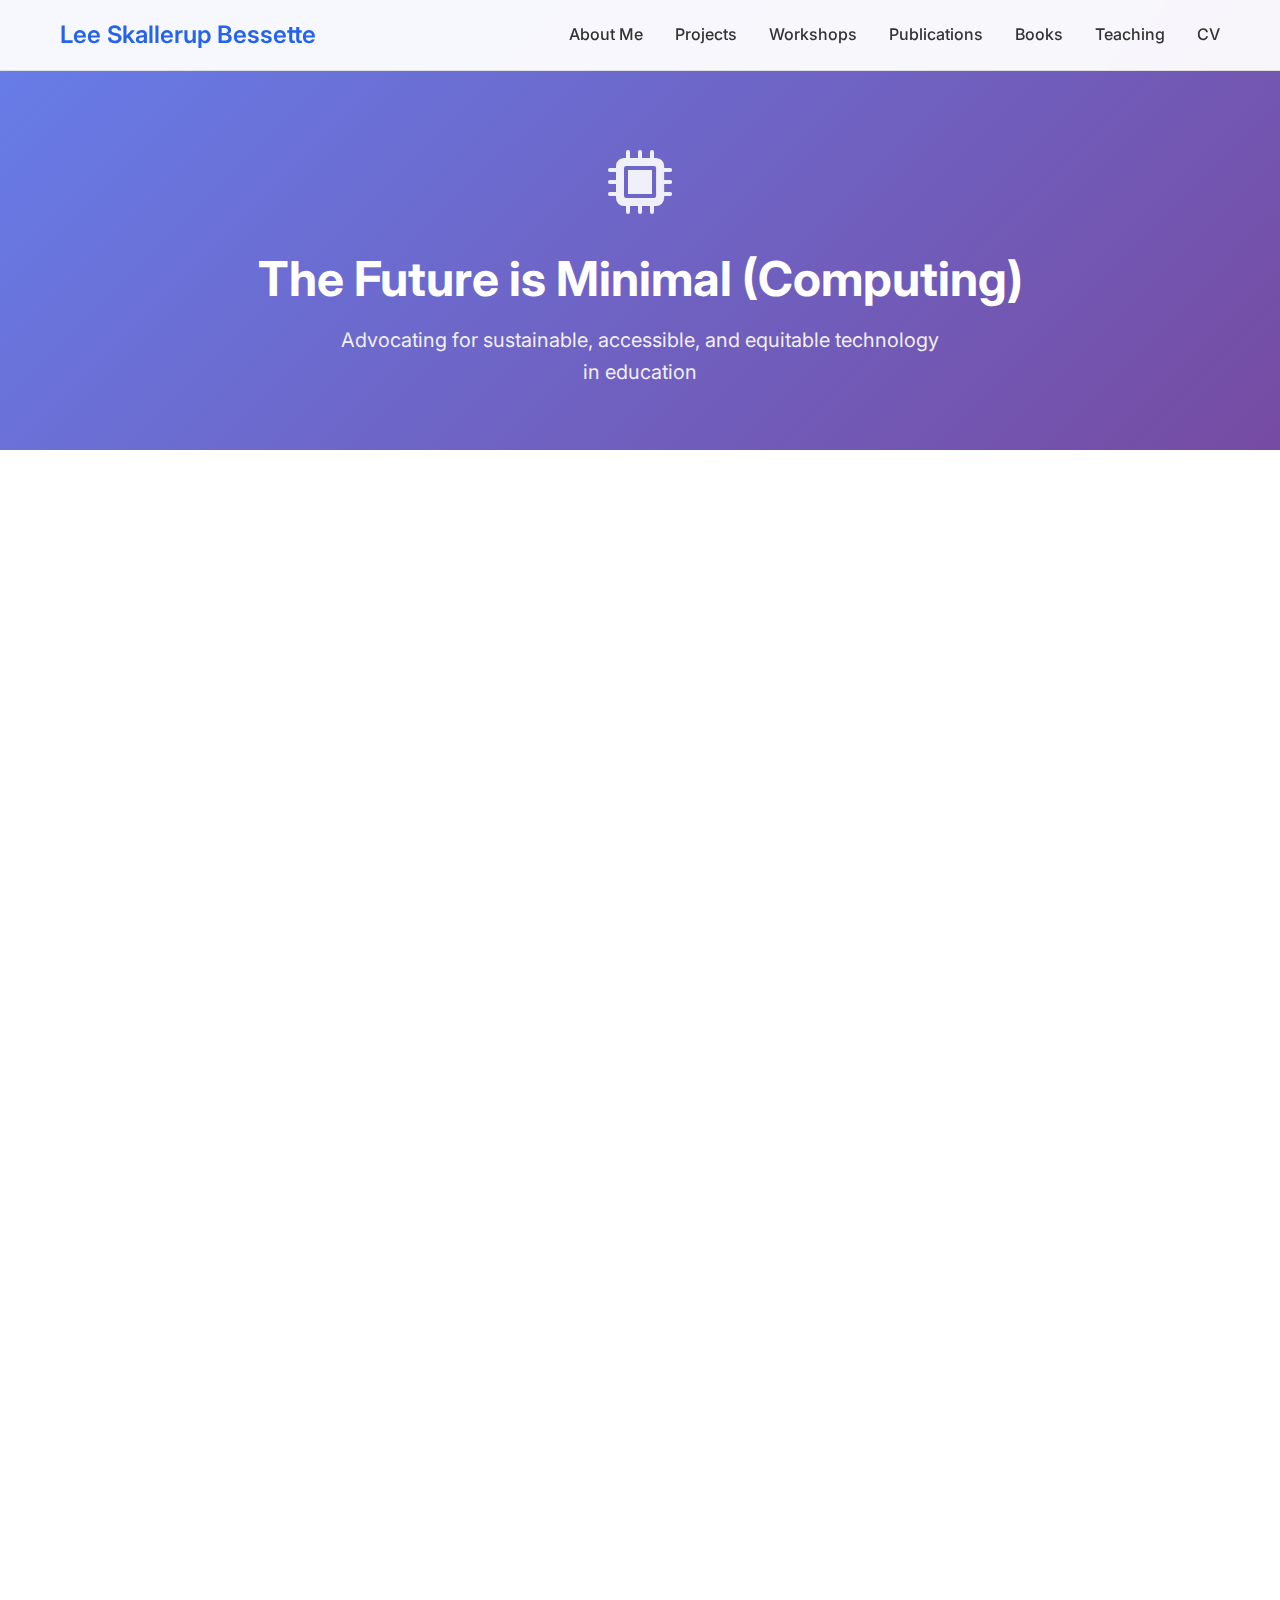
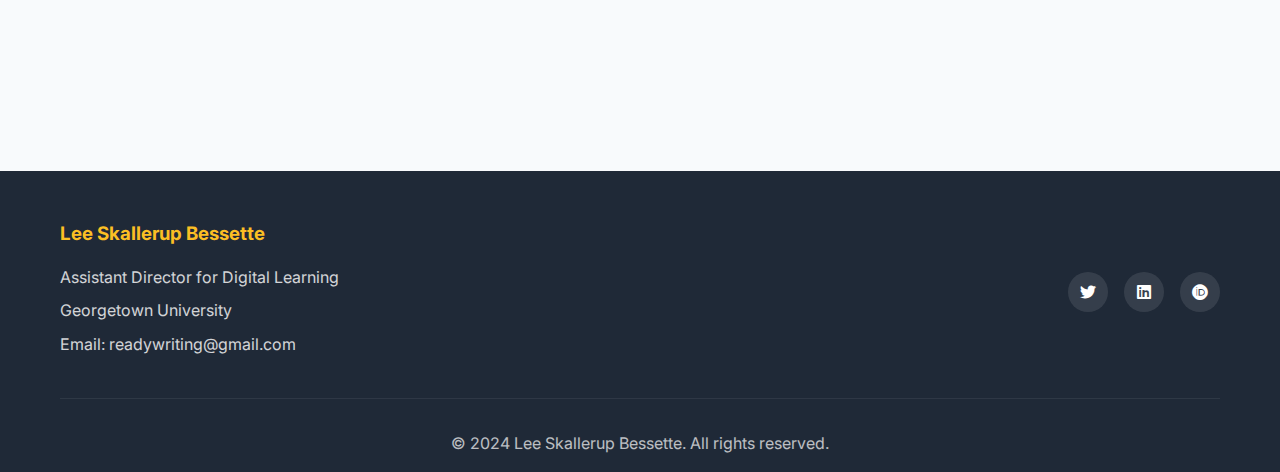
<file: the-future-is-minimal-computing.html>
<!DOCTYPE html>
<html lang="en">
<head>
    <meta charset="UTF-8">
    <meta name="viewport" content="width=device-width, initial-scale=1.0">
    <title>The Future is Minimal (Computing) - Lee Skallerup Bessette</title>
    <link rel="stylesheet" href="styles.css">
    <link href="https://fonts.googleapis.com/css2?family=Inter:wght@300;400;500;600;700&display=swap" rel="stylesheet">
    <link rel="stylesheet" href="https://cdnjs.cloudflare.com/ajax/libs/font-awesome/6.0.0/css/all.min.css">
</head>
<body>
    <!-- Navigation -->
    <nav class="navbar">
        <div class="nav-container">
            <div class="nav-logo">
                <a href="index.html">Lee Skallerup Bessette</a>
            </div>
            <div class="nav-menu" id="nav-menu">
                <a href="index.html#about" class="nav-link">About Me</a>
                <a href="index.html#projects" class="nav-link">Projects</a>
                <a href="index.html#workshops" class="nav-link">Workshops</a>
                <a href="index.html#publications" class="nav-link">Publications</a>
                <a href="index.html#books" class="nav-link">Books</a>
                <a href="index.html#teaching" class="nav-link">Teaching</a>
                <a href="index.html#cv" class="nav-link">CV</a>
            </div>
            <div class="nav-toggle" id="nav-toggle">
                <span class="bar"></span>
                <span class="bar"></span>
                <span class="bar"></span>
            </div>
        </div>
    </nav>

    <!-- Project Hero Section -->
    <section class="project-hero">
        <div class="container">
            <div class="project-hero-content">
                <div class="project-icon">
                    <i class="fas fa-microchip"></i>
                </div>
                <h1 class="project-title">The Future is Minimal (Computing)</h1>
                <p class="project-subtitle">Advocating for sustainable, accessible, and equitable technology in education</p>
            </div>
        </div>
    </section>

    <!-- Project Content -->
    <section class="section">
        <div class="container">
            <div class="project-content-grid">
                <div class="project-main">
                    <div class="project-overview">
                        <h2>Project Overview</h2>
                        <p>This project advocates for minimal computing approaches in education technology to promote digital equity, sustainability, and accessible learning environments. By challenging the assumption that more technology equals better education, this work explores how simpler, more sustainable approaches can create more inclusive and effective learning experiences.</p>
                        
                        <h3>What is Minimal Computing?</h3>
                        <p>Minimal computing is a philosophy and practice that emphasizes:</p>
                        <ul>
                            <li><strong>Sustainability:</strong> Using technology that minimizes environmental impact and resource consumption</li>
                            <li><strong>Accessibility:</strong> Ensuring technology works across different devices, internet speeds, and technical capabilities</li>
                            <li><strong>Simplicity:</strong> Focusing on essential functions rather than feature-heavy solutions</li>
                            <li><strong>Longevity:</strong> Creating solutions that remain functional over time without constant updates</li>
                            <li><strong>Equity:</strong> Reducing barriers that exclude users based on technological access or ability</li>
                        </ul>

                        <h3>Core Principles</h3>
                        <div class="principles-grid">
                            <div class="principle-card">
                                <h4><i class="fas fa-leaf"></i> Environmental Sustainability</h4>
                                <p>Reducing the carbon footprint of digital education through efficient, low-resource technologies that don't require constant hardware upgrades.</p>
                            </div>
                            <div class="principle-card">
                                <h4><i class="fas fa-universal-access"></i> Digital Equity</h4>
                                <p>Ensuring educational technologies work for students regardless of their device, internet connection, or technical expertise.</p>
                            </div>
                            <div class="principle-card">
                                <h4><i class="fas fa-clock"></i> Long-term Viability</h4>
                                <p>Creating educational resources and platforms that remain functional and accessible over years, not just months.</p>
                            </div>
                            <div class="principle-card">
                                <h4><i class="fas fa-globe"></i> Global Accessibility</h4>
                                <p>Designing for the global majority who may not have access to high-speed internet or latest devices.</p>
                            </div>
                        </div>

                        <h3>Key Research & Publications</h3>
                        <div class="related-publications">
                            <div class="publication-highlight">
                                <h4>"Minimal Computing and Ed-Tech" Special Issue</h4>
                                <p>Co-edited with Roopika Risam. Learning, Media and Technology, 2024. A comprehensive examination of minimal computing principles in educational technology contexts.</p>
                                <a href="https://www.tandfonline.com/toc/cjem20/49/5" class="publication-link">View Special Issue</a>
                            </div>

                            <div class="publication-highlight">
                                <h4>"Digital Redlining, Minimal Computing, and Equity"</h4>
                                <p>Critical Digital Pedagogy – Broadening Horizons, Bridging Theory and Practice, edited by Suzan Koseoglu, George Veletsianos, and Chris Rowell, Athabasca University Press, 2022.</p>
                                <p>Explores how minimal computing principles can address digital inequities and create more inclusive educational environments.</p>
                            </div>
                            
                            <div class="publication-highlight">
                                <h4>"The Future is Minimal" Keynote</h4>
                                <p>Reclaim Open Conference, 2023. Presentation on minimal computing approaches in digital learning and their implications for equitable education technology.</p>
                            </div>

                            <div class="publication-highlight">
                                <h4>"Technology Can't Make Things Fair"</h4>
                                <p>The National Teaching & Learning Forum, 30.1 (2020): 5-6. Critique of technological solutionism in education and argument for more thoughtful, minimal approaches.</p>
                            </div>

                            <div class="publication-highlight">
                                <h4>"Rethinking Social Knowledge Creation in the Liberal Arts: The History and Future of Domain of One's Own"</h4>
                                <p>Rethinking Social Knowledge (edited collection), 2022. Examination of how simple, user-controlled web publishing can democratize knowledge creation.</p>
                            </div>
                        </div>

                        <h3>Practical Applications in Educational Settings</h3>
                        <p>In my work at Georgetown University's Center for New Designs in Learning and Scholarship (CNDLS) and beyond, I advocate for and implement minimal computing principles through:</p>
                        
                        <div class="applications-grid">
                            <div class="application-item">
                                <h4><i class="fas fa-code"></i> Static Site Generators</h4>
                                <p>Using lightweight, fast-loading websites for course materials that work on any device and connection speed.</p>
                            </div>
                            
                            <div class="application-item">
                                <h4><i class="fas fa-wifi"></i> Low-bandwidth Solutions</h4>
                                <p>Prioritizing text-based and optimized multimedia content that remains accessible to students with limited internet access.</p>
                            </div>
                            
                            <div class="application-item">
                                <h4><i class="fas fa-open-source"></i> Open Source Tools</h4>
                                <p>Leveraging free, community-supported technologies that reduce institutional costs and increase transparency.</p>
                            </div>
                            
                            <div class="application-item">
                                <h4><i class="fas fa-layer-group"></i> Progressive Enhancement</h4>
                                <p>Building base functionality that works everywhere, then adding enhancements for users with better technology access.</p>
                            </div>
                        </div>

                        <h3>Connection to Digital Pedagogy</h3>
                        <p>Minimal computing intersects with critical digital pedagogy by:</p>
                        <ul>
                            <li><strong>Questioning Power Structures:</strong> Challenging who gets to participate in digital education based on their technology access</li>
                            <li><strong>Promoting Inclusion:</strong> Ensuring that learning opportunities aren't limited by technological barriers</li>
                            <li><strong>Encouraging Critical Thinking:</strong> Asking students and educators to question technological assumptions and choices</li>
                            <li><strong>Supporting Agency:</strong> Giving users more control over their digital learning environments</li>
                        </ul>

                        <h3>Environmental and Social Justice Dimensions</h3>
                        <p>This work recognizes that technology choices have broader implications:</p>
                        <ul>
                            <li><strong>Climate Impact:</strong> Reducing the carbon footprint of digital education through efficient resource use</li>
                            <li><strong>Global Equity:</strong> Designing for the global majority who may not have access to high-speed internet or latest devices</li>
                            <li><strong>Economic Justice:</strong> Reducing the financial burden on students and institutions for technology access</li>
                            <li><strong>Long-term Sustainability:</strong> Creating educational resources that remain functional over years, not just months</li>
                        </ul>

                        <h3>Challenges to the Status Quo</h3>
                        <p>This project challenges several assumptions common in educational technology:</p>
                        <ul>
                            <li>That newer technology is always better technology</li>
                            <li>That feature-rich platforms improve learning outcomes</li>
                            <li>That high-tech solutions are more engaging or effective</li>
                            <li>That students and faculty should adapt to technology rather than technology adapting to users</li>
                        </ul>

                        <h3>Future Directions</h3>
                        <p>Ongoing and planned work includes:</p>
                        <ul>
                            <li>Developing minimal computing guidelines for educational institutions</li>
                            <li>Creating workshops and training programs on sustainable EdTech practices</li>
                            <li>Researching the learning outcomes of minimal vs. maximal computing approaches</li>
                            <li>Building networks of educators committed to sustainable digital practices</li>
                            <li>Advocating for policy changes that prioritize accessibility and sustainability in EdTech procurement</li>
                        </ul>
                    </div>
                </div>

                <div class="project-sidebar">
                    <div class="project-info-card">
                        <h3>Project Details</h3>
                        <div class="project-meta">
                            <div class="meta-item">
                                <strong>Status:</strong> Ongoing
                            </div>
                            <div class="meta-item">
                                <strong>Approach:</strong> Research & Practice
                            </div>
                            <div class="meta-item">
                                <strong>Scope:</strong> Global Education
                            </div>
                        </div>
                    </div>

                    <div class="project-tags-card">
                        <h3>Related Topics</h3>
                        <div class="tag-cloud">
                            <span class="tag">Minimal Computing</span>
                            <span class="tag">Digital Equity</span>
                            <span class="tag">Sustainability</span>
                            <span class="tag">Environmental Impact</span>
                            <span class="tag">Accessibility</span>
                            <span class="tag">Open Source</span>
                            <span class="tag">Static Sites</span>
                            <span class="tag">Low Bandwidth</span>
                            <span class="tag">Digital Divide</span>
                            <span class="tag">EdTech Ethics</span>
                        </div>
                    </div>

                    <div class="tools-card">
                        <h3>Minimal Computing Tools</h3>
                        <div class="tool-list">
                            <div class="tool-item">
                                <h4>Static Site Generators</h4>
                                <p>Jekyll, Hugo, Eleventy for fast, lightweight websites</p>
                            </div>
                            <div class="tool-item">
                                <h4>Markdown</h4>
                                <p>Simple, sustainable text formatting</p>
                            </div>
                            <div class="tool-item">
                                <h4>GitHub Pages</h4>
                                <p>Free, reliable hosting for educational content</p>
                            </div>
                            <div class="tool-item">
                                <h4>Plain Text</h4>
                                <p>Future-proof, accessible content format</p>
                            </div>
                        </div>
                    </div>

                    <div class="project-links-card">
                        <h3>Related Resources</h3>
                        <div class="external-links">
                            <a href="https://go-dh.github.io/mincomp/" class="external-link" target="_blank">
                                <i class="fas fa-external-link-alt"></i>
                                Minimal Computing Working Group
                            </a>
                            <a href="https://reclaimhosting.com/" class="external-link" target="_blank">
                                <i class="fas fa-external-link-alt"></i>
                                Reclaim Hosting
                            </a>
                            <a href="https://www.sustainablewebdesign.org/" class="external-link" target="_blank">
                                <i class="fas fa-external-link-alt"></i>
                                Sustainable Web Design
                            </a>
                        </div>
                    </div>
                </div>
            </div>
        </div>
    </section>

    <!-- Back to Projects -->
    <section class="section bg-light">
        <div class="container">
            <div class="back-to-projects">
                <a href="index.html#projects" class="btn btn-outline">
                    <i class="fas fa-arrow-left"></i>
                    Back to Projects
                </a>
            </div>
        </div>
    </section>

    <!-- Footer -->
    <footer class="footer">
        <div class="container">
            <div class="footer-content">
                <div class="footer-info">
                    <h3>Lee Skallerup Bessette</h3>
                    <p>Assistant Director for Digital Learning</p>
                    <p>Georgetown University</p>
                    <p>Email: readywriting@gmail.com</p>
                </div>
                <div class="footer-links">
                    <a href="#" class="social-link" title="Twitter">
                        <i class="fab fa-twitter"></i>
                    </a>
                    <a href="#" class="social-link" title="LinkedIn">
                        <i class="fab fa-linkedin"></i>
                    </a>
                    <a href="#" class="social-link" title="ORCID">
                        <i class="fab fa-orcid"></i>
                    </a>
                </div>
            </div>
            <div class="footer-bottom">
                <p>&copy; 2024 Lee Skallerup Bessette. All rights reserved.</p>
            </div>
        </div>
    </footer>

    <script src="script.js"></script>
</body>
</html>
</file>
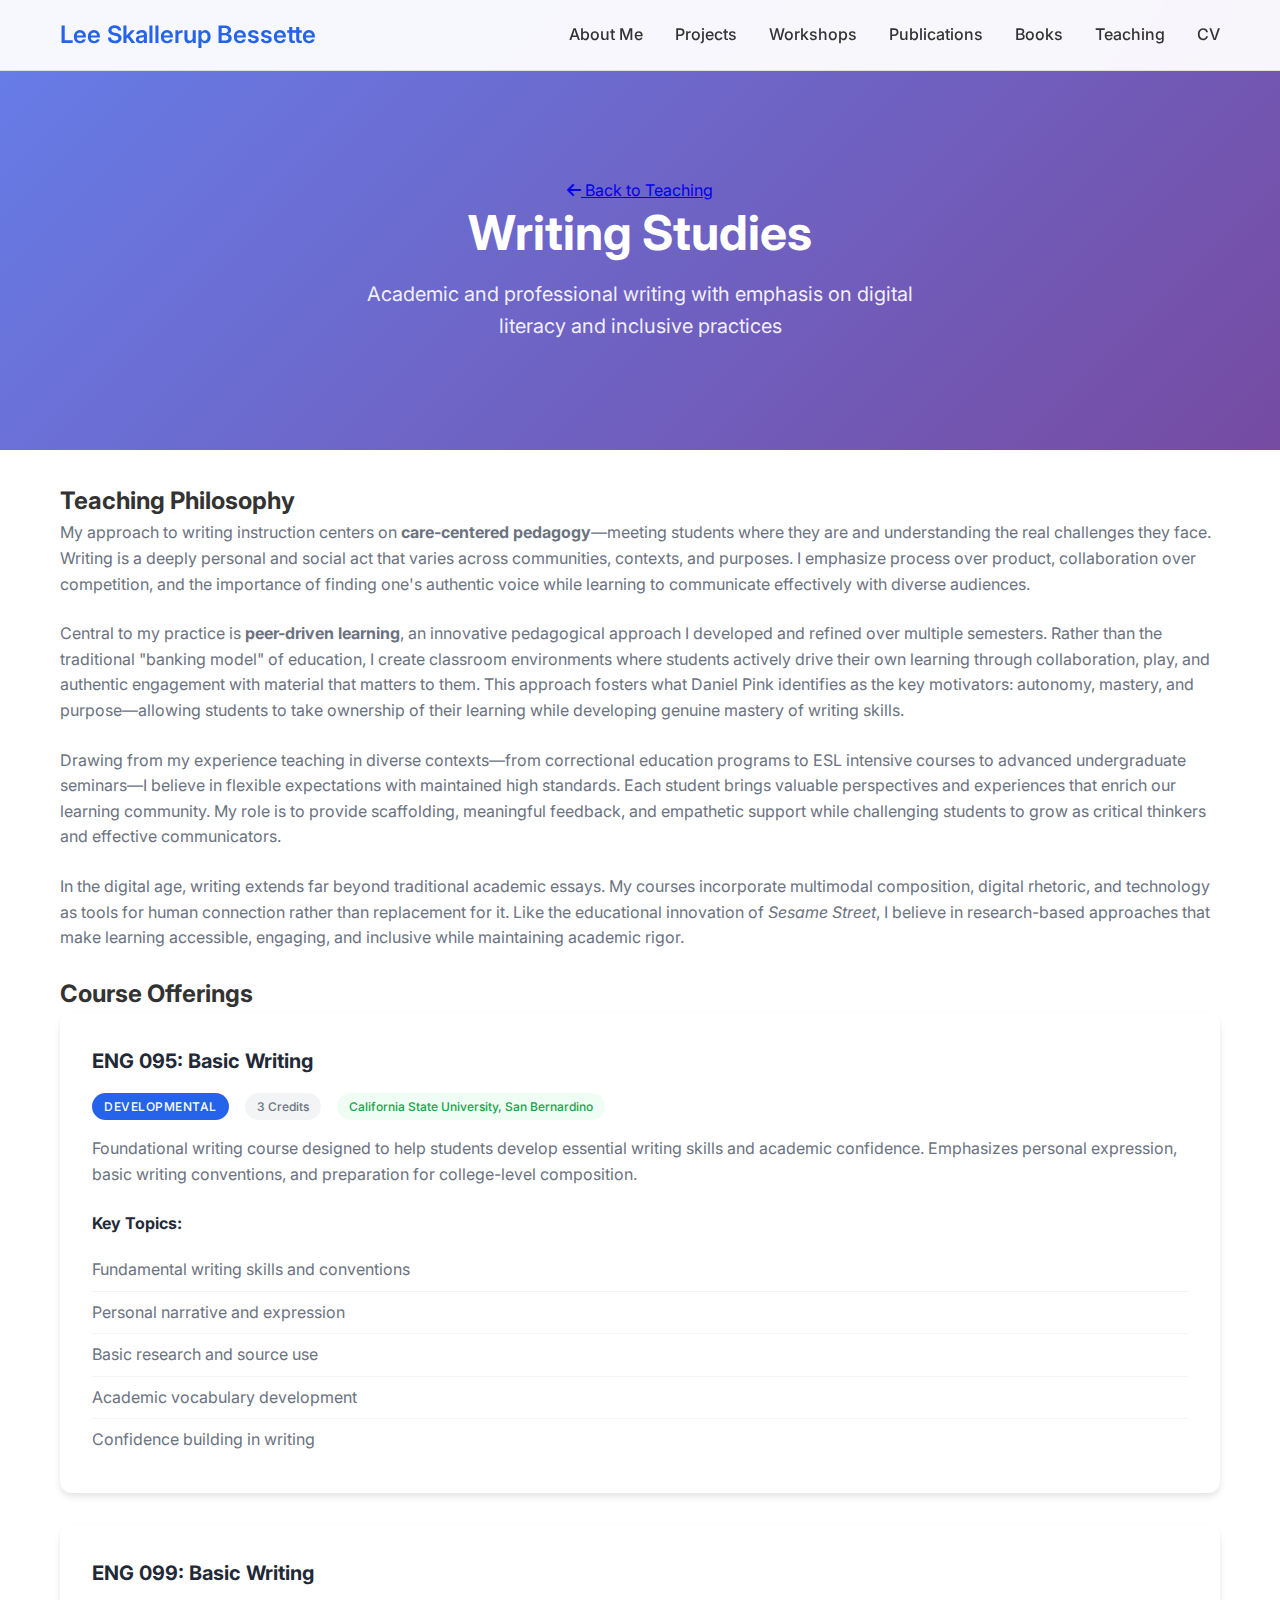
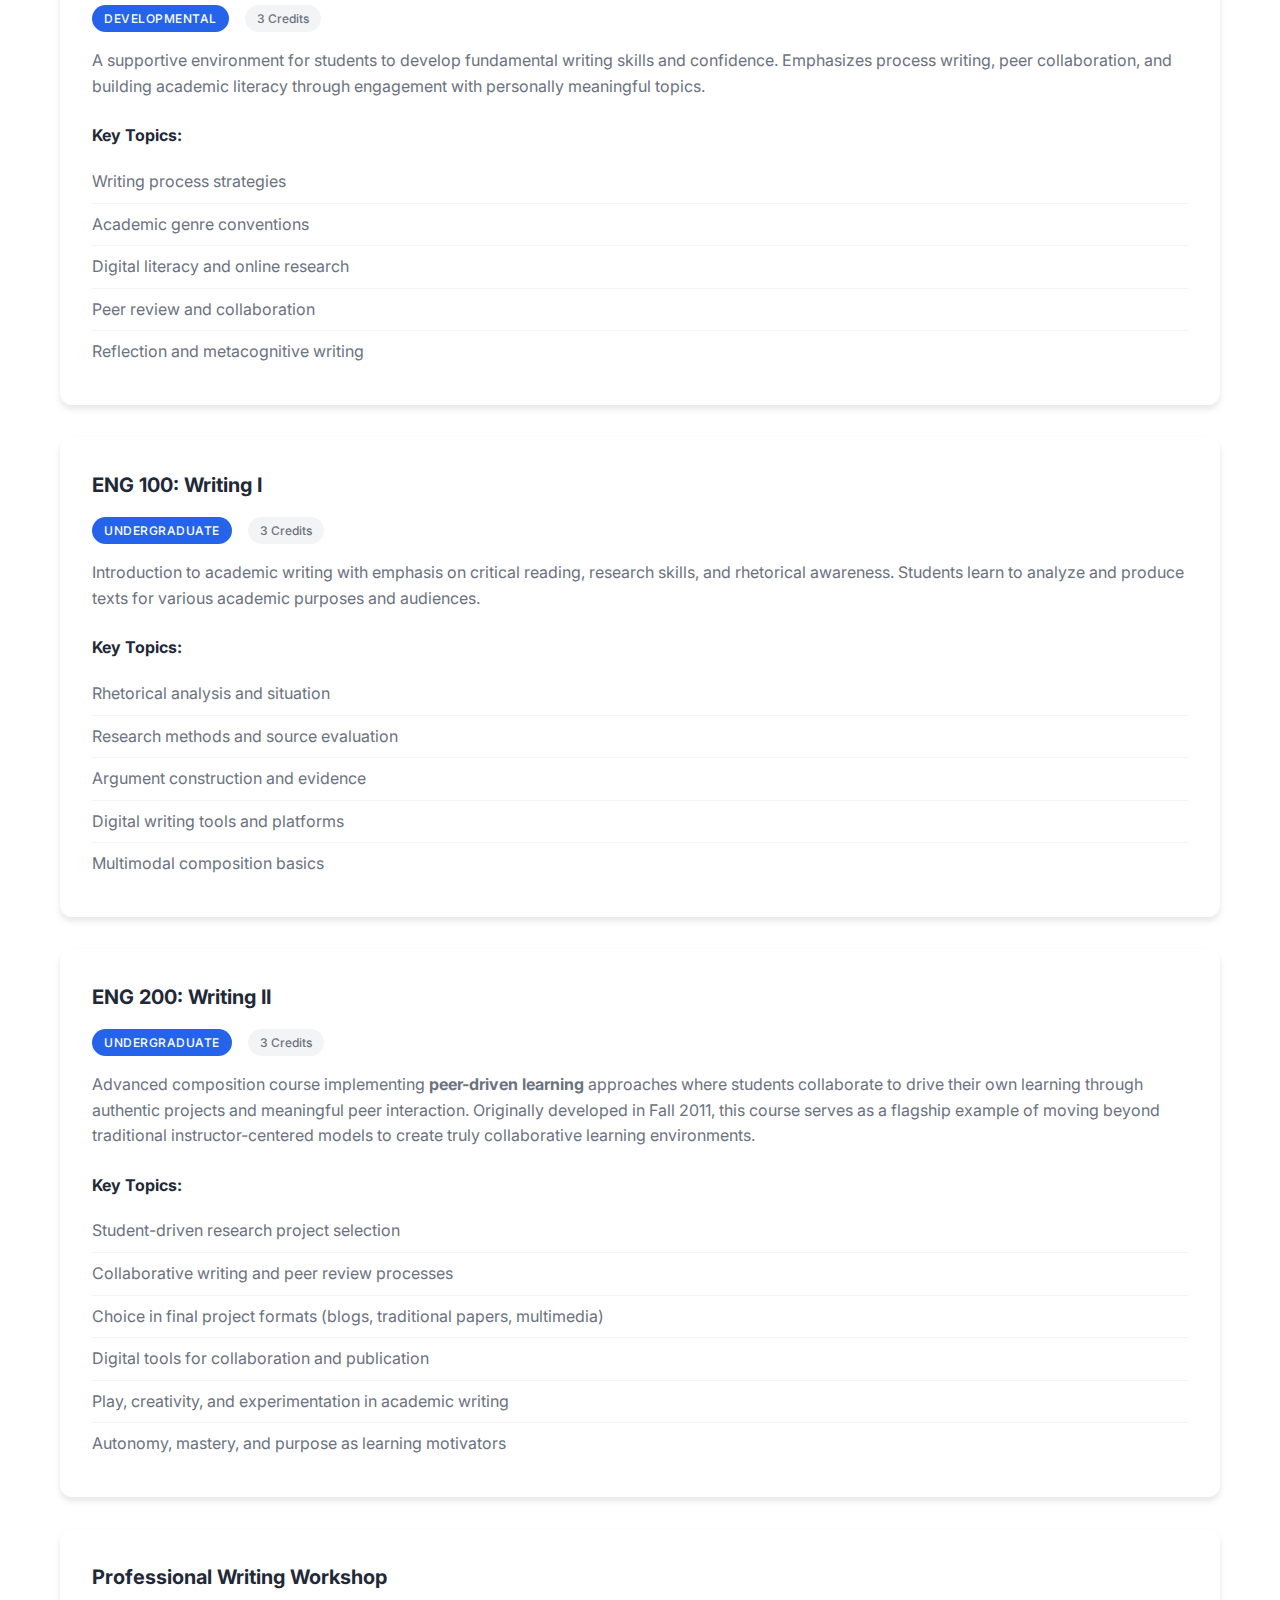
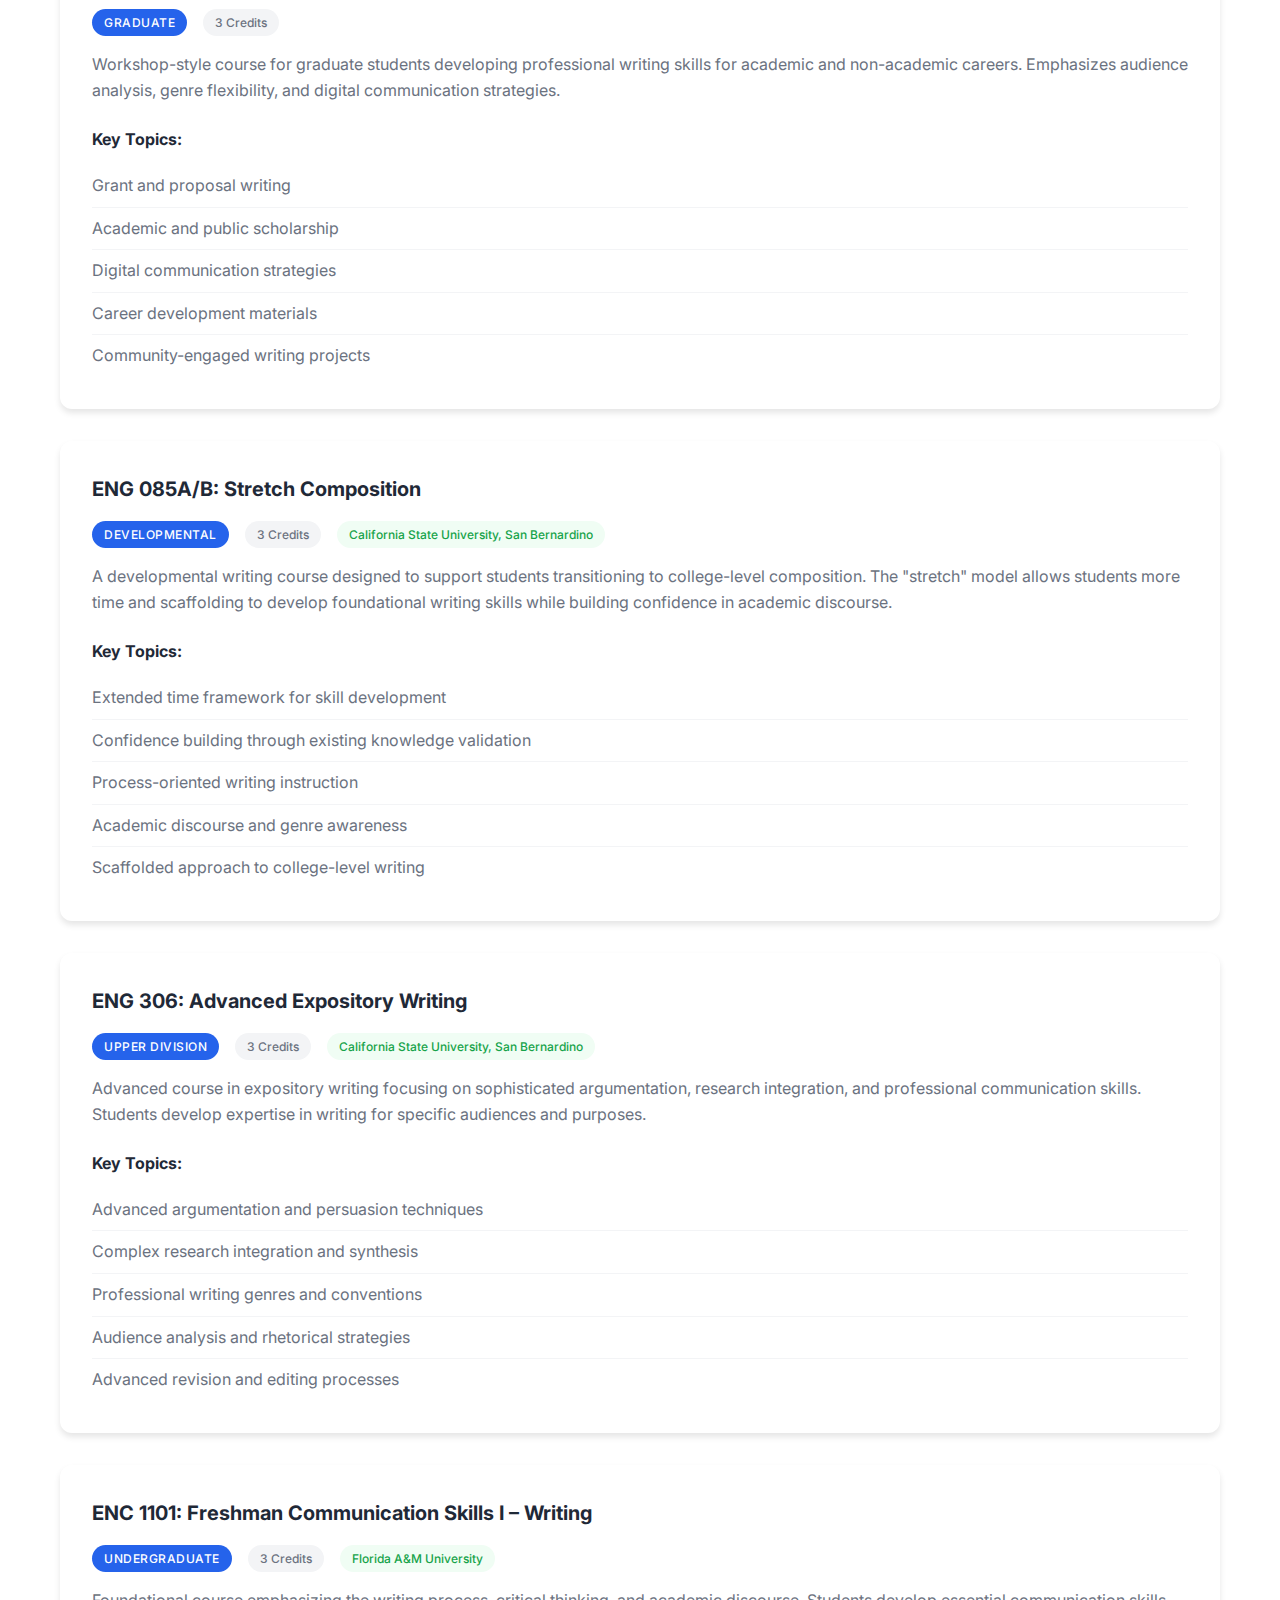
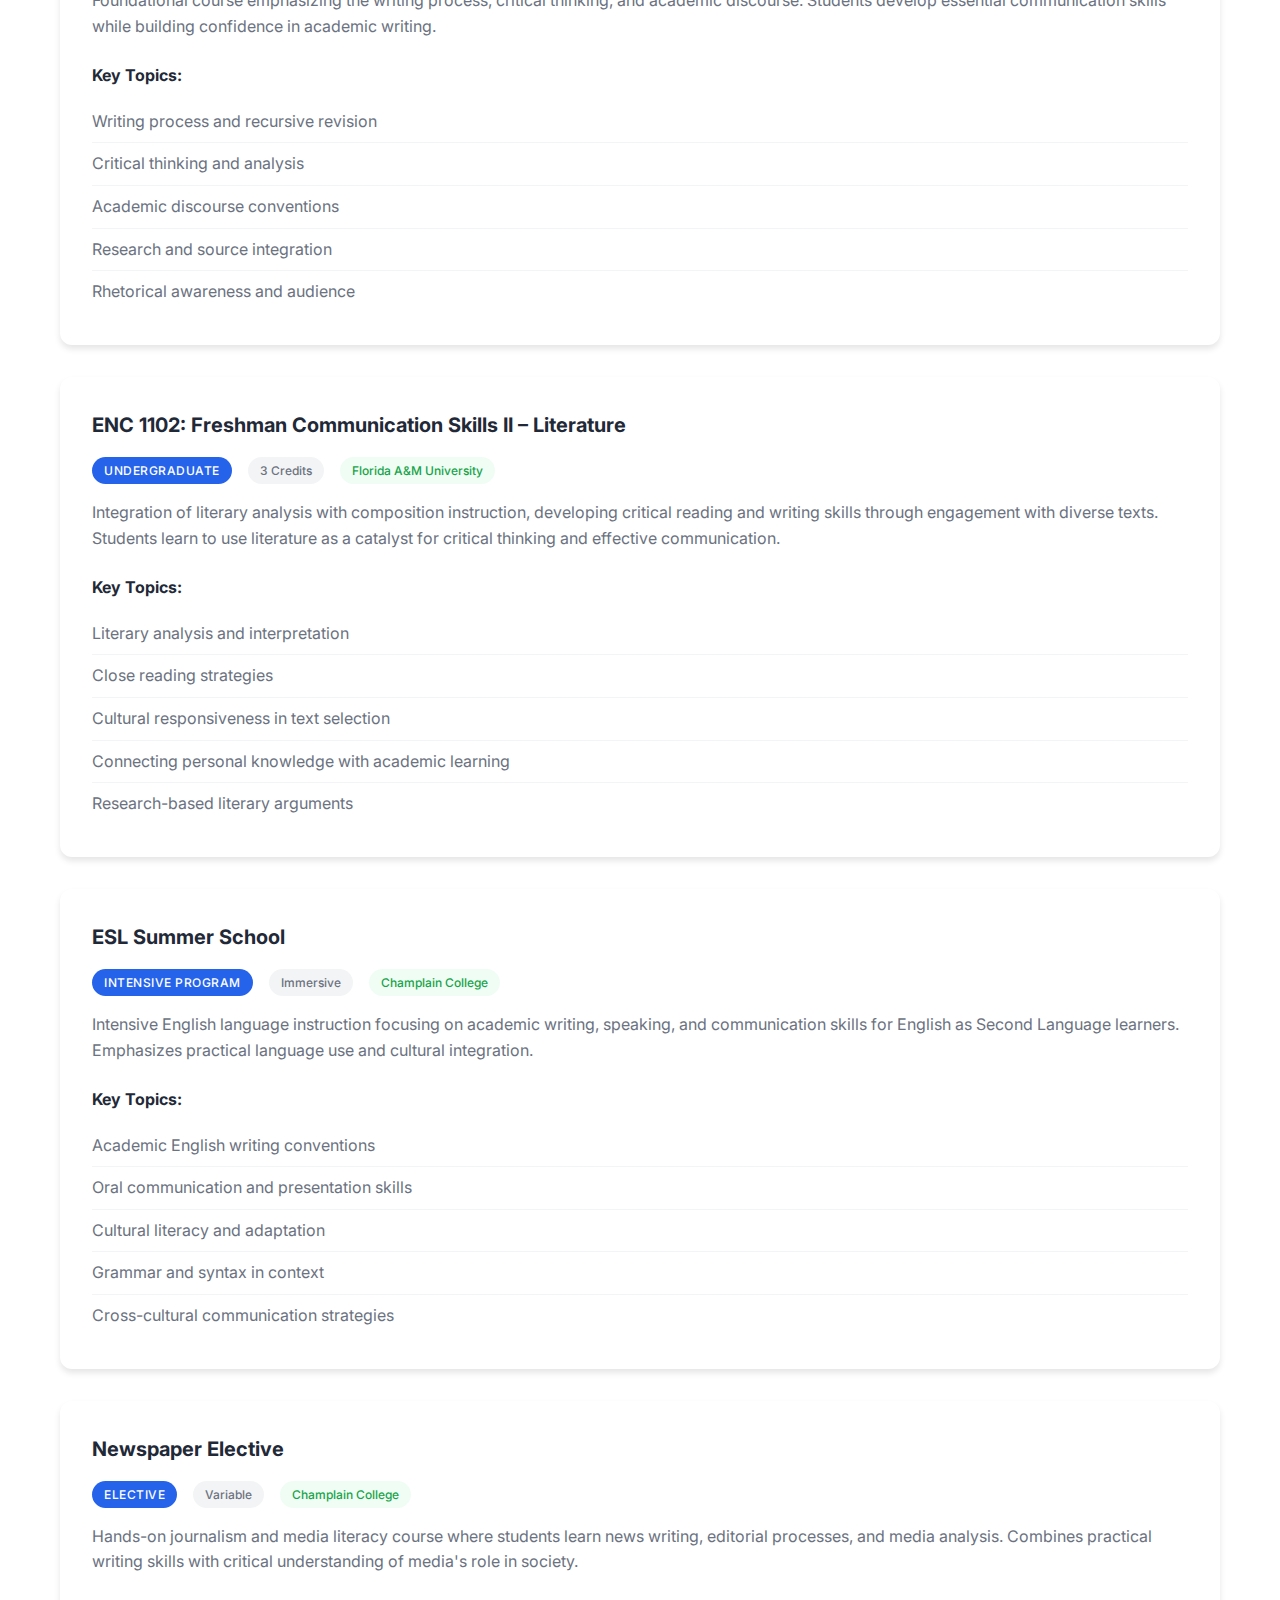
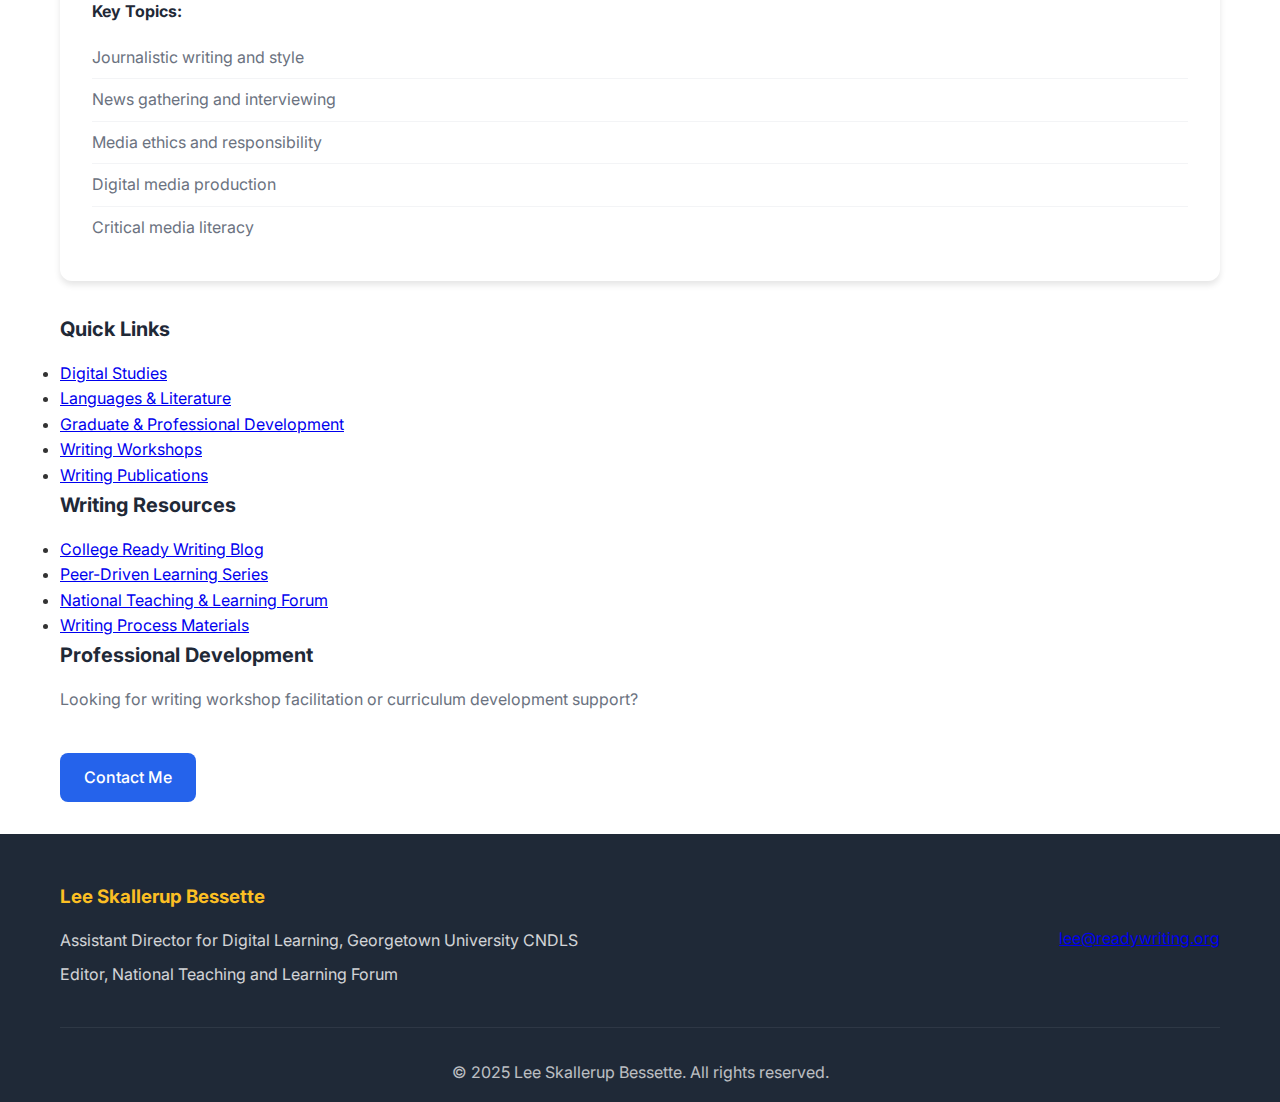
<file: writing-studies.html>
<!DOCTYPE html>
<html lang="en">
<head>
    <meta charset="UTF-8">
    <meta name="viewport" content="width=device-width, initial-scale=1.0">
    <title>Writing Studies - Lee Skallerup Bessette</title>
    <link rel="stylesheet" href="styles.css">
    <link href="https://fonts.googleapis.com/css2?family=Inter:wght@300;400;500;600;700&display=swap" rel="stylesheet">
    <link rel="stylesheet" href="https://cdnjs.cloudflare.com/ajax/libs/font-awesome/6.0.0/css/all.min.css">
</head>
<body>
    <!-- Navigation -->
    <nav class="navbar">
        <div class="nav-container">
            <div class="nav-logo">
                <a href="index.html">Lee Skallerup Bessette</a>
            </div>
            <div class="nav-menu" id="nav-menu">
                <a href="index.html#about" class="nav-link">About Me</a>
                <a href="index.html#projects" class="nav-link">Projects</a>
                <a href="index.html#workshops" class="nav-link">Workshops</a>
                <a href="index.html#publications" class="nav-link">Publications</a>
                <a href="index.html#books" class="nav-link">Books</a>
                <a href="index.html#teaching" class="nav-link">Teaching</a>
                <a href="index.html#cv" class="nav-link">CV</a>
            </div>
            <div class="nav-toggle" id="nav-toggle">
                <span class="bar"></span>
                <span class="bar"></span>
                <span class="bar"></span>
            </div>
        </div>
    </nav>

    <!-- Hero Section -->
    <section class="project-hero">
        <div class="container">
            <div class="project-header">
                <a href="index.html#teaching" class="back-link">
                    <i class="fas fa-arrow-left"></i> Back to Teaching
                </a>
                <h1 class="project-title">Writing Studies</h1>
                <p class="project-subtitle">Academic and professional writing with emphasis on digital literacy and inclusive practices</p>
            </div>
        </div>
    </section>

    <!-- Main Content -->
    <section class="project-content">
        <div class="container">
            <div class="content-grid">
                <div class="main-content">
                    <div class="content-section">
                        <h2>Teaching Philosophy</h2>
                        <p>
                            My approach to writing instruction centers on <strong>care-centered pedagogy</strong>—meeting students where they are and understanding the real challenges they face. Writing is a deeply personal and social act that varies across communities, contexts, and purposes. I emphasize process over product, collaboration over competition, and the importance of finding one's authentic voice while learning to communicate effectively with diverse audiences.
                        </p>
                        <p>
                            Central to my practice is <strong>peer-driven learning</strong>, an innovative pedagogical approach I developed and refined over multiple semesters. Rather than the traditional "banking model" of education, I create classroom environments where students actively drive their own learning through collaboration, play, and authentic engagement with material that matters to them. This approach fosters what Daniel Pink identifies as the key motivators: autonomy, mastery, and purpose—allowing students to take ownership of their learning while developing genuine mastery of writing skills.
                        </p>
                        <p>
                            Drawing from my experience teaching in diverse contexts—from correctional education programs to ESL intensive courses to advanced undergraduate seminars—I believe in flexible expectations with maintained high standards. Each student brings valuable perspectives and experiences that enrich our learning community. My role is to provide scaffolding, meaningful feedback, and empathetic support while challenging students to grow as critical thinkers and effective communicators.
                        </p>
                        <p>
                            In the digital age, writing extends far beyond traditional academic essays. My courses incorporate multimodal composition, digital rhetoric, and technology as tools for human connection rather than replacement for it. Like the educational innovation of <em>Sesame Street</em>, I believe in research-based approaches that make learning accessible, engaging, and inclusive while maintaining academic rigor.
                        </p>
                    </div>

                    <div class="content-section">
                        <h2>Course Offerings</h2>
                        
                        <div class="course-detail">
                            <h3>ENG 095: Basic Writing</h3>
                            <div class="course-meta">
                                <span class="course-level-badge">Developmental</span>
                                <span class="course-credits">3 Credits</span>
                                <span class="course-institution">California State University, San Bernardino</span>
                            </div>
                            <p>
                                Foundational writing course designed to help students develop essential writing skills and academic confidence. Emphasizes personal expression, basic writing conventions, and preparation for college-level composition.
                            </p>
                            <div class="course-topics">
                                <h4>Key Topics:</h4>
                                <ul>
                                    <li>Fundamental writing skills and conventions</li>
                                    <li>Personal narrative and expression</li>
                                    <li>Basic research and source use</li>
                                    <li>Academic vocabulary development</li>
                                    <li>Confidence building in writing</li>
                                </ul>
                            </div>
                        </div>

                        <div class="course-detail">
                            <h3>ENG 099: Basic Writing</h3>
                            <div class="course-meta">
                                <span class="course-level-badge">Developmental</span>
                                <span class="course-credits">3 Credits</span>
                            </div>
                            <p>
                                A supportive environment for students to develop fundamental writing skills and confidence. Emphasizes process writing, peer collaboration, and building academic literacy through engagement with personally meaningful topics.
                            </p>
                            <div class="course-topics">
                                <h4>Key Topics:</h4>
                                <ul>
                                    <li>Writing process strategies</li>
                                    <li>Academic genre conventions</li>
                                    <li>Digital literacy and online research</li>
                                    <li>Peer review and collaboration</li>
                                    <li>Reflection and metacognitive writing</li>
                                </ul>
                            </div>
                        </div>

                        <div class="course-detail">
                            <h3>ENG 100: Writing I</h3>
                            <div class="course-meta">
                                <span class="course-level-badge">Undergraduate</span>
                                <span class="course-credits">3 Credits</span>
                            </div>
                            <p>
                                Introduction to academic writing with emphasis on critical reading, research skills, and rhetorical awareness. Students learn to analyze and produce texts for various academic purposes and audiences.
                            </p>
                            <div class="course-topics">
                                <h4>Key Topics:</h4>
                                <ul>
                                    <li>Rhetorical analysis and situation</li>
                                    <li>Research methods and source evaluation</li>
                                    <li>Argument construction and evidence</li>
                                    <li>Digital writing tools and platforms</li>
                                    <li>Multimodal composition basics</li>
                                </ul>
                            </div>
                        </div>

                        <div class="course-detail">
                            <h3>ENG 200: Writing II</h3>
                            <div class="course-meta">
                                <span class="course-level-badge">Undergraduate</span>
                                <span class="course-credits">3 Credits</span>
                            </div>
                            <p>
                                Advanced composition course implementing <strong>peer-driven learning</strong> approaches where students collaborate to drive their own learning through authentic projects and meaningful peer interaction. Originally developed in Fall 2011, this course serves as a flagship example of moving beyond traditional instructor-centered models to create truly collaborative learning environments.
                            </p>
                            <div class="course-topics">
                                <h4>Key Topics:</h4>
                                <ul>
                                    <li>Student-driven research project selection</li>
                                    <li>Collaborative writing and peer review processes</li>
                                    <li>Choice in final project formats (blogs, traditional papers, multimedia)</li>
                                    <li>Digital tools for collaboration and publication</li>
                                    <li>Play, creativity, and experimentation in academic writing</li>
                                    <li>Autonomy, mastery, and purpose as learning motivators</li>
                                </ul>
                            </div>
                        </div>

                        <div class="course-detail">
                            <h3>Professional Writing Workshop</h3>
                            <div class="course-meta">
                                <span class="course-level-badge">Graduate</span>
                                <span class="course-credits">3 Credits</span>
                            </div>
                            <p>
                                Workshop-style course for graduate students developing professional writing skills for academic and non-academic careers. Emphasizes audience analysis, genre flexibility, and digital communication strategies.
                            </p>
                            <div class="course-topics">
                                <h4>Key Topics:</h4>
                                <ul>
                                    <li>Grant and proposal writing</li>
                                    <li>Academic and public scholarship</li>
                                    <li>Digital communication strategies</li>
                                    <li>Career development materials</li>
                                    <li>Community-engaged writing projects</li>
                                </ul>
                            </div>
                        </div>

                        <div class="course-detail">
                            <h3>ENG 085A/B: Stretch Composition</h3>
                            <div class="course-meta">
                                <span class="course-level-badge">Developmental</span>
                                <span class="course-credits">3 Credits</span>
                                <span class="course-institution">California State University, San Bernardino</span>
                            </div>
                            <p>
                                A developmental writing course designed to support students transitioning to college-level composition. The "stretch" model allows students more time and scaffolding to develop foundational writing skills while building confidence in academic discourse.
                            </p>
                            <div class="course-topics">
                                <h4>Key Topics:</h4>
                                <ul>
                                    <li>Extended time framework for skill development</li>
                                    <li>Confidence building through existing knowledge validation</li>
                                    <li>Process-oriented writing instruction</li>
                                    <li>Academic discourse and genre awareness</li>
                                    <li>Scaffolded approach to college-level writing</li>
                                </ul>
                            </div>
                        </div>

                        <div class="course-detail">
                            <h3>ENG 306: Advanced Expository Writing</h3>
                            <div class="course-meta">
                                <span class="course-level-badge">Upper Division</span>
                                <span class="course-credits">3 Credits</span>
                                <span class="course-institution">California State University, San Bernardino</span>
                            </div>
                            <p>
                                Advanced course in expository writing focusing on sophisticated argumentation, research integration, and professional communication skills. Students develop expertise in writing for specific audiences and purposes.
                            </p>
                            <div class="course-topics">
                                <h4>Key Topics:</h4>
                                <ul>
                                    <li>Advanced argumentation and persuasion techniques</li>
                                    <li>Complex research integration and synthesis</li>
                                    <li>Professional writing genres and conventions</li>
                                    <li>Audience analysis and rhetorical strategies</li>
                                    <li>Advanced revision and editing processes</li>
                                </ul>
                            </div>
                        </div>

                        <div class="course-detail">
                            <h3>ENC 1101: Freshman Communication Skills I – Writing</h3>
                            <div class="course-meta">
                                <span class="course-level-badge">Undergraduate</span>
                                <span class="course-credits">3 Credits</span>
                                <span class="course-institution">Florida A&M University</span>
                            </div>
                            <p>
                                Foundational course emphasizing the writing process, critical thinking, and academic discourse. Students develop essential communication skills while building confidence in academic writing.
                            </p>
                            <div class="course-topics">
                                <h4>Key Topics:</h4>
                                <ul>
                                    <li>Writing process and recursive revision</li>
                                    <li>Critical thinking and analysis</li>
                                    <li>Academic discourse conventions</li>
                                    <li>Research and source integration</li>
                                    <li>Rhetorical awareness and audience</li>
                                </ul>
                            </div>
                        </div>

                        <div class="course-detail">
                            <h3>ENC 1102: Freshman Communication Skills II – Literature</h3>
                            <div class="course-meta">
                                <span class="course-level-badge">Undergraduate</span>
                                <span class="course-credits">3 Credits</span>
                                <span class="course-institution">Florida A&M University</span>
                            </div>
                            <p>
                                Integration of literary analysis with composition instruction, developing critical reading and writing skills through engagement with diverse texts. Students learn to use literature as a catalyst for critical thinking and effective communication.
                            </p>
                            <div class="course-topics">
                                <h4>Key Topics:</h4>
                                <ul>
                                    <li>Literary analysis and interpretation</li>
                                    <li>Close reading strategies</li>
                                    <li>Cultural responsiveness in text selection</li>
                                    <li>Connecting personal knowledge with academic learning</li>
                                    <li>Research-based literary arguments</li>
                                </ul>
                            </div>
                        </div>

                        <div class="course-detail">
                            <h3>ESL Summer School</h3>
                            <div class="course-meta">
                                <span class="course-level-badge">Intensive Program</span>
                                <span class="course-credits">Immersive</span>
                                <span class="course-institution">Champlain College</span>
                            </div>
                            <p>
                                Intensive English language instruction focusing on academic writing, speaking, and communication skills for English as Second Language learners. Emphasizes practical language use and cultural integration.
                            </p>
                            <div class="course-topics">
                                <h4>Key Topics:</h4>
                                <ul>
                                    <li>Academic English writing conventions</li>
                                    <li>Oral communication and presentation skills</li>
                                    <li>Cultural literacy and adaptation</li>
                                    <li>Grammar and syntax in context</li>
                                    <li>Cross-cultural communication strategies</li>
                                </ul>
                            </div>
                        </div>

                        <div class="course-detail">
                            <h3>Newspaper Elective</h3>
                            <div class="course-meta">
                                <span class="course-level-badge">Elective</span>
                                <span class="course-credits">Variable</span>
                                <span class="course-institution">Champlain College</span>
                            </div>
                            <p>
                                Hands-on journalism and media literacy course where students learn news writing, editorial processes, and media analysis. Combines practical writing skills with critical understanding of media's role in society.
                            </p>
                            <div class="course-topics">
                                <h4>Key Topics:</h4>
                                <ul>
                                    <li>Journalistic writing and style</li>
                                    <li>News gathering and interviewing</li>
                                    <li>Media ethics and responsibility</li>
                                    <li>Digital media production</li>
                                    <li>Critical media literacy</li>
                                </ul>
                            </div>
                        </div>

                    </div>
                </div>

                <div class="sidebar">
                    <div class="sidebar-section">
                        <h3>Quick Links</h3>
                        <ul class="sidebar-links">
                            <li><a href="digital-studies.html">Digital Studies</a></li>
                            <li><a href="languages-literature.html">Languages & Literature</a></li>
                            <li><a href="graduate-professional.html">Graduate & Professional Development</a></li>
                            <li><a href="index.html#workshops">Writing Workshops</a></li>
                            <li><a href="index.html#publications">Writing Publications</a></li>
                        </ul>
                    </div>

                    <div class="sidebar-section">
                        <h3>Writing Resources</h3>
                        <ul class="sidebar-links">
                            <li><a href="https://readywriting.org" target="_blank">College Ready Writing Blog</a></li>
                            <li><a href="https://crwarchive.readywriting.org/peer-driven-learning/" target="_blank">Peer-Driven Learning Series</a></li>
                            <li><a href="https://onlinelibrary.wiley.com/journal/21663327" target="_blank">National Teaching & Learning Forum</a></li>
                            <li><a href="#" target="_blank">Writing Process Materials</a></li>
                        </ul>
                    </div>

                    <div class="sidebar-section">
                        <h3>Professional Development</h3>
                        <p>Looking for writing workshop facilitation or curriculum development support?</p>
                        <a href="mailto:lee@readywriting.org" class="contact-btn">Contact Me</a>
                    </div>
                </div>
            </div>
        </div>
    </section>

    <!-- Footer -->
    <footer class="footer">
        <div class="container">
            <div class="footer-content">
                <div class="footer-info">
                    <h3>Lee Skallerup Bessette</h3>
                    <p>Assistant Director for Digital Learning, Georgetown University CNDLS</p>
                    <p>Editor, National Teaching and Learning Forum</p>
                </div>
                <div class="footer-links">
                    <a href="mailto:lee@readywriting.org">lee@readywriting.org</a>
                </div>
            </div>
            <div class="footer-bottom">
                <p>&copy; 2025 Lee Skallerup Bessette. All rights reserved.</p>
            </div>
        </div>
    </footer>

    <script src="script.js"></script>
</body>
</html>
</file>
<file: styles.css>
/* Reset and Base Styles */
* {
    margin: 0;
    padding: 0;
    box-sizing: border-box;
}

html {
    scroll-behavior: smooth;
}

body {
    font-family: 'Inter', sans-serif;
    line-height: 1.6;
    color: #333;
    background-color: #fff;
}

.container {
    max-width: 1200px;
    margin: 0 auto;
    padding: 0 20px;
}

/* Navigation */
.navbar {
    position: fixed;
    top: 0;
    width: 100%;
    background: rgba(255, 255, 255, 0.95);
    backdrop-filter: blur(10px);
    border-bottom: 1px solid #e0e0e0;
    z-index: 1000;
    transition: all 0.3s ease;
}

.nav-container {
    max-width: 1200px;
    margin: 0 auto;
    padding: 0 20px;
    display: flex;
    justify-content: space-between;
    align-items: center;
    height: 70px;
}

.nav-logo a {
    font-size: 1.5rem;
    font-weight: 600;
    color: #2563eb;
    text-decoration: none;
    transition: color 0.3s ease;
}

.nav-logo a:hover {
    color: #1d4ed8;
}

.nav-menu {
    display: flex;
    gap: 2rem;
}

.nav-link {
    text-decoration: none;
    color: #333;
    font-weight: 500;
    transition: color 0.3s ease;
    position: relative;
}

.nav-link:hover {
    color: #2563eb;
}

.nav-link::after {
    content: '';
    position: absolute;
    bottom: -5px;
    left: 0;
    width: 0;
    height: 2px;
    background: #2563eb;
    transition: width 0.3s ease;
}

.nav-link:hover::after {
    width: 100%;
}

.nav-toggle {
    display: none;
    flex-direction: column;
    cursor: pointer;
}

.bar {
    width: 25px;
    height: 3px;
    background: #333;
    margin: 3px 0;
    transition: 0.3s;
}

/* Hero Section */
.hero {
    min-height: 100vh;
    display: flex;
    align-items: center;
    padding-top: 70px;
    background: linear-gradient(135deg, #667eea 0%, #764ba2 100%);
    color: white;
}

.hero-container {
    max-width: 1200px;
    margin: 0 auto;
    padding: 0 20px;
    display: flex;
    justify-content: center;
    align-items: center;
    text-align: center;
}

.hero-content {
    max-width: 800px;
    width: 100%;
}

.hero-title {
    font-size: 3.5rem;
    font-weight: 700;
    margin-bottom: 1rem;
    line-height: 1.2;
}

.hero-title .highlight {
    color: #fbbf24;
}

.hero-subtitle {
    font-size: 1.25rem;
    font-weight: 500;
    margin-bottom: 1rem;
    opacity: 0.9;
}

.hero-description {
    font-size: 1.1rem;
    margin-bottom: 2rem;
    opacity: 0.8;
    line-height: 1.7;
}

.hero-buttons {
    display: flex;
    gap: 1rem;
    flex-wrap: wrap;
    justify-content: center;
}

.btn {
    padding: 12px 24px;
    border-radius: 8px;
    text-decoration: none;
    font-weight: 500;
    transition: all 0.3s ease;
    border: 2px solid transparent;
    cursor: pointer;
    display: inline-block;
}

.btn-primary {
    background: #fbbf24;
    color: #333;
}

.btn-primary:hover {
    background: #f59e0b;
    transform: translateY(-2px);
}

.btn-secondary {
    background: transparent;
    color: white;
    border-color: white;
}

.btn-secondary:hover {
    background: white;
    color: #333;
    transform: translateY(-2px);
}

.hero-image {
    display: flex;
    justify-content: center;
    align-items: center;
}

/* Sections */
.section {
    padding: 5rem 0;
}

.bg-light {
    background: #f8fafc;
}

.section-title {
    font-size: 2.5rem;
    font-weight: 600;
    text-align: center;
    margin-bottom: 3rem;
    color: #1f2937;
    position: relative;
}

.section-title::after {
    content: '';
    position: absolute;
    bottom: -10px;
    left: 50%;
    transform: translateX(-50%);
    width: 60px;
    height: 4px;
    background: #2563eb;
    border-radius: 2px;
}

/* About Section */
.about-content {
    max-width: 800px;
    margin: 0 auto;
}

.about-text p {
    margin-bottom: 1.5rem;
    font-size: 1.1rem;
    line-height: 1.7;
    color: #4b5563;
}

.skills {
    margin-top: 2rem;
}

.skills h3 {
    margin-bottom: 1rem;
    color: #1f2937;
}

.skill-tags {
    display: flex;
    flex-wrap: wrap;
    gap: 0.5rem;
}

.tag {
    background: #e0e7ff;
    color: #3730a3;
    padding: 0.5rem 1rem;
    border-radius: 20px;
    font-size: 0.875rem;
    font-weight: 500;
}

/* Books Section */
.books-section {
    background: #f8fafc;
}

.books-grid {
    display: grid;
    grid-template-columns: repeat(auto-fit, minmax(350px, 1fr));
    gap: 2rem;
    margin-top: 3rem;
}

.book-card {
    background: white;
    border-radius: 12px;
    padding: 2rem;
    box-shadow: 0 4px 6px rgba(0, 0, 0, 0.05);
    transition: all 0.3s ease;
    border: 1px solid #e5e7eb;
}

.book-card:hover {
    transform: translateY(-5px);
    box-shadow: 0 10px 25px rgba(0, 0, 0, 0.1);
}

.book-image {
    width: 120px;
    height: 180px;
    background: linear-gradient(135deg, #2563eb, #3b82f6);
    border-radius: 8px;
    display: flex;
    align-items: center;
    justify-content: center;
    margin-bottom: 1.5rem;
    box-shadow: 0 4px 8px rgba(0, 0, 0, 0.15);
    border: 1px solid #e5e7eb;
    position: relative;
    overflow: hidden;
}

.book-image img {
    width: 100%;
    height: 100%;
    object-fit: cover;
    border-radius: 8px;
}

.book-image i {
    font-size: 2rem;
    color: white;
}

.book-image .book-placeholder {
    display: flex;
    flex-direction: column;
    align-items: center;
    justify-content: center;
    text-align: center;
    padding: 1rem;
    color: white;
    font-size: 0.875rem;
    font-weight: 600;
    line-height: 1.2;
}

/* Book spine effect for placeholder */
.book-image::before {
    content: '';
    position: absolute;
    left: 0;
    top: 0;
    bottom: 0;
    width: 8px;
    background: linear-gradient(to bottom, rgba(255,255,255,0.3) 0%, rgba(255,255,255,0.1) 100%);
    border-radius: 8px 0 0 8px;
}

/* Different colors for different books */
.book-image.neurodiversity {
    background: linear-gradient(135deg, #7c3aed, #a855f7);
}

.book-image.alt-ac {
    background: linear-gradient(135deg, #dc2626, #ef4444);
}

.book-image.translation {
    background: linear-gradient(135deg, #059669, #10b981);
}

.book-image.pedagogue {
    background: linear-gradient(135deg, #ea580c, #f97316);
}

.book-image.breathe {
    background: linear-gradient(135deg, #0891b2, #06b6d4);
}

.book-image.laferriere {
    background: linear-gradient(135deg, #7c2d12, #a3612b);
}

.book-image.hebert {
    background: linear-gradient(135deg, #be185d, #db2777);
}

.book-content h3 {
    font-size: 1.25rem;
    font-weight: 600;
    color: #1f2937;
    margin-bottom: 0.5rem;
    line-height: 1.4;
}

.book-authors {
    font-size: 0.9rem;
    color: #6b7280;
    font-weight: 500;
    margin-bottom: 1rem;
}

.book-description {
    color: #4b5563;
    font-size: 0.95rem;
    line-height: 1.6;
    margin-bottom: 1.5rem;
}

.book-details {
    margin-bottom: 1.5rem;
}

.publisher {
    background: #f3f4f6;
    color: #374151;
    padding: 0.25rem 0.75rem;
    border-radius: 20px;
    font-size: 0.8rem;
    font-weight: 500;
}

.book-links {
    display: flex;
    gap: 1rem;
}

.btn-outline {
    padding: 0.5rem 1rem;
    border: 1px solid #2563eb;
    color: #2563eb;
    text-decoration: none;
    border-radius: 6px;
    font-size: 0.9rem;
    font-weight: 500;
    transition: all 0.3s ease;
}

.btn-outline:hover {
    background: #2563eb;
    color: white;
}

/* Publications Section */
.publications-grid {
    display: flex;
    flex-direction: column;
    gap: 2rem;
}

.publication-item {
    display: grid;
    grid-template-columns: 80px 1fr;
    gap: 2rem;
    padding: 2rem;
    background: white;
    border-radius: 12px;
    box-shadow: 0 4px 6px rgba(0, 0, 0, 0.1);
    transition: transform 0.3s ease;
}

.publication-item:hover {
    transform: translateY(-5px);
}

.publication-year {
    font-size: 1.25rem;
    font-weight: 600;
    color: #2563eb;
    text-align: center;
    padding: 0.5rem;
    background: #eff6ff;
    border-radius: 8px;
    height: fit-content;
}

.publication-content h3 {
    font-size: 1.25rem;
    margin-bottom: 0.5rem;
    color: #1f2937;
}

.authors {
    color: #6b7280;
    margin-bottom: 0.25rem;
    font-style: italic;
}

.journal {
    color: #4b5563;
    margin-bottom: 1rem;
    font-weight: 500;
}

.publication-links {
    display: flex;
    gap: 1rem;
}

.link {
    color: #2563eb;
    text-decoration: none;
    font-weight: 500;
    padding: 0.25rem 0.5rem;
    border-radius: 4px;
    transition: background 0.3s ease;
}

.link:hover {
    background: #eff6ff;
}

/* Projects Section */
.projects-grid {
    display: grid;
    grid-template-columns: repeat(auto-fit, minmax(350px, 1fr));
    gap: 2rem;
}

.project-card {
    background: white;
    border-radius: 12px;
    overflow: hidden;
    box-shadow: 0 4px 6px rgba(0, 0, 0, 0.1);
    transition: transform 0.3s ease;
}

.project-card:hover {
    transform: translateY(-5px);
}

.project-image {
    height: 200px;
    background: linear-gradient(135deg, #667eea 0%, #764ba2 100%);
    display: flex;
    align-items: center;
    justify-content: center;
    font-size: 3rem;
    color: white;
}

.project-content {
    padding: 2rem;
}

.project-content h3 {
    font-size: 1.25rem;
    margin-bottom: 1rem;
    color: #1f2937;
}

.project-content p {
    color: #6b7280;
    margin-bottom: 1.5rem;
    line-height: 1.6;
}

.project-tags {
    display: flex;
    flex-wrap: wrap;
    gap: 0.5rem;
    margin-bottom: 1.5rem;
}

.project-links {
    display: flex;
    gap: 1rem;
}

/* Workshops Section */
.workshops-grid {
    display: grid;
    grid-template-columns: repeat(auto-fit, minmax(350px, 1fr));
    gap: 2rem;
}

.workshop-card {
    background: white;
    border-radius: 12px;
    padding: 2rem;
    box-shadow: 0 4px 6px rgba(0, 0, 0, 0.1);
    transition: transform 0.3s ease;
    display: grid;
    grid-template-columns: auto 1fr;
    gap: 2rem;
    align-items: start;
}

.workshop-card:hover {
    transform: translateY(-5px);
}

.workshop-year {
    font-size: 1.1rem;
    font-weight: 600;
    color: #2563eb;
    text-align: center;
    padding: 0.5rem;
    background: #eff6ff;
    border-radius: 8px;
    height: fit-content;
    min-width: 80px;
}

.workshop-content h3 {
    font-size: 1.25rem;
    margin-bottom: 0.5rem;
    color: #1f2937;
    line-height: 1.3;
}

.workshop-venue {
    color: #2563eb;
    margin-bottom: 0.75rem;
    font-weight: 500;
    font-size: 0.95rem;
}

.workshop-content p {
    color: #6b7280;
    margin-bottom: 1rem;
    line-height: 1.6;
    font-size: 0.95rem;
}

.workshop-tags {
    display: flex;
    flex-wrap: wrap;
    gap: 0.5rem;
}

/* CV Section */
.cv-content {
    display: grid;
    grid-template-columns: 1fr 2fr;
    gap: 4rem;
    align-items: start;
}

.cv-download {
    text-align: center;
    padding: 3rem 2rem;
    background: white;
    border-radius: 12px;
    box-shadow: 0 4px 6px rgba(0, 0, 0, 0.1);
}

.cv-download i {
    font-size: 4rem;
    color: #dc2626;
    margin-bottom: 1rem;
}

.cv-download h3 {
    margin-bottom: 1rem;
    color: #1f2937;
}

.cv-download p {
    color: #6b7280;
    margin-bottom: 2rem;
    line-height: 1.6;
}

.cv-summary {
    display: flex;
    flex-direction: column;
    gap: 2rem;
}

.cv-section {
    background: white;
    padding: 2rem;
    border-radius: 12px;
    box-shadow: 0 4px 6px rgba(0, 0, 0, 0.1);
}

.cv-section h3 {
    margin-bottom: 1.5rem;
    color: #1f2937;
    border-bottom: 2px solid #e5e7eb;
    padding-bottom: 0.5rem;
}

.cv-item {
    margin-bottom: 1.5rem;
}

.cv-item:last-child {
    margin-bottom: 0;
}

.cv-item h4 {
    color: #2563eb;
    margin-bottom: 0.25rem;
}

.cv-item p {
    color: #6b7280;
}

.dissertation {
    font-style: italic;
    color: #666;
    font-size: 0.9rem;
    margin-top: 0.25rem;
}

/* Teaching Section */
.teaching-content {
    display: flex;
    flex-direction: column;
    gap: 3rem;
}

.teaching-philosophy {
    text-align: center;
    max-width: 800px;
    margin: 0 auto;
}

.teaching-philosophy h3 {
    margin-bottom: 1rem;
    color: #1f2937;
    font-size: 1.5rem;
}

.teaching-philosophy p {
    font-size: 1.1rem;
    line-height: 1.7;
    color: #4b5563;
}

.courses-grid {
    display: grid;
    grid-template-columns: repeat(auto-fit, minmax(250px, 1fr));
    gap: 2rem;
    margin-top: 2rem;
}

@media (min-width: 1200px) {
    .courses-grid {
        grid-template-columns: repeat(4, 1fr);
    }
}

@media (max-width: 768px) {
    .courses-grid {
        grid-template-columns: 1fr;
    }
}

.course-card {
    background: white;
    padding: 2rem;
    border-radius: 12px;
    box-shadow: 0 4px 6px rgba(0, 0, 0, 0.1);
    transition: transform 0.3s ease;
    display: flex;
    flex-direction: column;
}

.course-card:hover {
    transform: translateY(-5px);
}

.course-card h3 {
    margin-bottom: 0.5rem;
    color: #1f2937;
}

.course-level {
    color: #2563eb;
    font-weight: 500;
    margin-bottom: 1rem;
    font-size: 0.875rem;
    text-transform: uppercase;
    letter-spacing: 0.5px;
}

.course-card p {
    color: #6b7280;
    margin-bottom: 1.5rem;
    line-height: 1.6;
}

.course-tags {
    display: flex;
    flex-wrap: wrap;
    gap: 0.5rem;
    margin-bottom: 1.5rem;
}

.course-link {
    display: inline-flex;
    align-items: center;
    gap: 0.5rem;
    color: #2563eb;
    text-decoration: none;
    font-weight: 500;
    transition: color 0.3s ease;
    margin-top: auto;
}

.course-link:hover {
    color: #1d4ed8;
}

.course-link i {
    transition: transform 0.3s ease;
}

.course-link:hover i {
    transform: translateX(4px);
}

/* Course Detail Styling */
.course-detail {
    background: white;
    padding: 2rem;
    border-radius: 12px;
    box-shadow: 0 4px 6px rgba(0, 0, 0, 0.1);
    margin-bottom: 2rem;
}

.course-detail h3 {
    color: #1f2937;
    margin-bottom: 1rem;
}

.course-meta {
    display: flex;
    gap: 1rem;
    margin-bottom: 1rem;
    flex-wrap: wrap;
}

.course-level-badge {
    background: #2563eb;
    color: white;
    padding: 0.25rem 0.75rem;
    border-radius: 20px;
    font-size: 0.75rem;
    font-weight: 500;
    text-transform: uppercase;
    letter-spacing: 0.5px;
}

.course-credits {
    background: #f3f4f6;
    color: #6b7280;
    padding: 0.25rem 0.75rem;
    border-radius: 20px;
    font-size: 0.75rem;
    font-weight: 500;
}

.course-institution, 
.institution {
    background: #f0fdf4;
    color: #16a34a;
    padding: 0.25rem 0.75rem;
    border-radius: 20px;
    font-size: 0.75rem;
    font-weight: 500;
}

.course-prerequisite,
.prerequisite {
    background: #fef3c7;
    color: #d97706;
    padding: 0.25rem 0.75rem;
    border-radius: 20px;
    font-size: 0.75rem;
    font-weight: 500;
}

.level {
    background: #e0e7ff;
    color: #4338ca;
    padding: 0.25rem 0.75rem;
    border-radius: 20px;
    font-size: 0.75rem;
    font-weight: 500;
}

.course-topics {
    margin-top: 1.5rem;
}

.course-topics h4 {
    color: #1f2937;
    margin-bottom: 0.75rem;
}

.course-topics ul {
    list-style: none;
    padding: 0;
}

.course-topics li {
    padding: 0.5rem 0;
    border-bottom: 1px solid #f3f4f6;
    color: #6b7280;
}

.course-topics li:last-child {
    border-bottom: none;
}

/* Approach Grid */
.approach-grid {
    display: grid;
    grid-template-columns: repeat(auto-fit, minmax(280px, 1fr));
    gap: 1.5rem;
    margin-top: 2rem;
}

.approach-card {
    background: white;
    padding: 2rem;
    border-radius: 12px;
    box-shadow: 0 4px 6px rgba(0, 0, 0, 0.1);
    text-align: center;
    transition: transform 0.3s ease;
}

.approach-card:hover {
    transform: translateY(-5px);
}

.approach-icon {
    width: 60px;
    height: 60px;
    background: linear-gradient(135deg, #2563eb, #3b82f6);
    border-radius: 50%;
    display: flex;
    align-items: center;
    justify-content: center;
    margin: 0 auto 1rem;
    color: white;
    font-size: 1.5rem;
}

.approach-card h3 {
    color: #1f2937;
    margin-bottom: 1rem;
}

.approach-card p {
    color: #6b7280;
    line-height: 1.6;
}

/* Tool Grid */
.tool-grid {
    display: grid;
    grid-template-columns: repeat(auto-fit, minmax(250px, 1fr));
    gap: 1.5rem;
    margin-top: 1.5rem;
}

.tool-item {
    background: #f9fafb;
    padding: 1.5rem;
    border-radius: 8px;
    border-left: 4px solid #2563eb;
}

.tool-item h4 {
    color: #1f2937;
    margin-bottom: 0.75rem;
}

.tool-item p {
    color: #6b7280;
    line-height: 1.6;
}

/* Research Areas */
.research-area {
    background: white;
    padding: 2rem;
    border-radius: 12px;
    box-shadow: 0 4px 6px rgba(0, 0, 0, 0.1);
    margin-bottom: 1.5rem;
}

.research-area h3 {
    color: #1f2937;
    margin-bottom: 1rem;
}

.research-area p {
    color: #6b7280;
    line-height: 1.6;
}

/* Project Examples */
.project-examples {
    display: grid;
    grid-template-columns: repeat(auto-fit, minmax(300px, 1fr));
    gap: 1.5rem;
    margin-top: 1.5rem;
}

.project-example {
    background: #f9fafb;
    padding: 1.5rem;
    border-radius: 8px;
    border-top: 4px solid #2563eb;
}

.project-example h4 {
    color: #1f2937;
    margin-bottom: 0.75rem;
}

.project-example p {
    color: #6b7280;
    line-height: 1.6;
}

/* Outcome Lists */
.outcome-list {
    list-style: none;
    padding: 0;
}

.outcome-list li {
    padding: 1rem 0;
    border-bottom: 1px solid #f3f4f6;
    color: #6b7280;
    line-height: 1.6;
}

.outcome-list li:last-child {
    border-bottom: none;
}

.outcome-list strong {
    color: #1f2937;
}

.project-list {
    list-style: none;
    padding: 0;
}

.project-list li {
    padding: 0.75rem 0;
    border-bottom: 1px solid #f3f4f6;
    color: #6b7280;
    line-height: 1.6;
}

.project-list li:last-child {
    border-bottom: none;
}

.project-list strong {
    color: #1f2937;
}

/* Contact Button */
.contact-btn {
    display: inline-block;
    background: #2563eb;
    color: white;
    padding: 0.75rem 1.5rem;
    border-radius: 8px;
    text-decoration: none;
    font-weight: 500;
    transition: background 0.3s ease;
    margin-top: 1rem;
}

.contact-btn:hover {
    background: #1d4ed8;
    color: white;
}

/* Footer */
.footer {
    background: #1f2937;
    color: white;
    padding: 3rem 0 1rem;
}

.footer-content {
    display: grid;
    grid-template-columns: 1fr auto;
    gap: 2rem;
    align-items: center;
    margin-bottom: 2rem;
}

.footer-info h3 {
    margin-bottom: 1rem;
    color: #fbbf24;
}

.footer-info p {
    margin-bottom: 0.5rem;
    opacity: 0.8;
}

.footer-links {
    display: flex;
    gap: 1rem;
}

.social-link {
    display: flex;
    align-items: center;
    justify-content: center;
    width: 40px;
    height: 40px;
    background: rgba(255, 255, 255, 0.1);
    color: white;
    border-radius: 50%;
    text-decoration: none;
    transition: all 0.3s ease;
}

.social-link:hover {
    background: #2563eb;
    transform: translateY(-2px);
}

.footer-bottom {
    text-align: center;
    padding-top: 2rem;
    border-top: 1px solid rgba(255, 255, 255, 0.1);
    opacity: 0.7;
}

/* Project Pages Styles */
.project-hero {
    min-height: 50vh;
    display: flex;
    align-items: center;
    padding-top: 70px;
    background: linear-gradient(135deg, #667eea 0%, #764ba2 100%);
    color: white;
    text-align: center;
}

.project-hero-content {
    max-width: 800px;
    margin: 0 auto;
}

.project-icon {
    font-size: 4rem;
    margin-bottom: 1rem;
    opacity: 0.9;
}

.project-title {
    font-size: 3rem;
    font-weight: 700;
    margin-bottom: 1rem;
    line-height: 1.2;
}

.project-subtitle {
    font-size: 1.25rem;
    font-weight: 400;
    opacity: 0.9;
    max-width: 600px;
    margin: 0 auto;
}

.project-content-grid {
    display: grid;
    grid-template-columns: 2fr 1fr;
    gap: 4rem;
    margin-top: 2rem;
}

.project-main {
    max-width: 100%;
}

.project-overview h2 {
    color: #1f2937;
    margin-bottom: 1.5rem;
    font-size: 2rem;
}

.project-overview h3 {
    color: #2563eb;
    margin-top: 2.5rem;
    margin-bottom: 1rem;
    font-size: 1.5rem;
}

.project-overview p {
    color: #4b5563;
    line-height: 1.7;
    margin-bottom: 1.5rem;
}

.project-overview ul {
    color: #4b5563;
    line-height: 1.7;
    margin-bottom: 1.5rem;
    padding-left: 1.5rem;
}

.project-overview li {
    margin-bottom: 0.5rem;
}

.principles-grid {
    display: grid;
    grid-template-columns: repeat(auto-fit, minmax(250px, 1fr));
    gap: 1.5rem;
    margin: 2rem 0;
}

.principle-card {
    background: #f8fafc;
    padding: 1.5rem;
    border-radius: 8px;
    border-left: 4px solid #2563eb;
}

.principle-card h4 {
    color: #1f2937;
    margin-bottom: 0.75rem;
    display: flex;
    align-items: center;
    gap: 0.5rem;
}

.principle-card h4 i {
    color: #2563eb;
}

.principle-card p {
    color: #6b7280;
    line-height: 1.6;
    margin: 0;
    font-size: 0.95rem;
}

.related-publications {
    margin: 2rem 0;
}

.publication-highlight {
    background: white;
    border: 1px solid #e5e7eb;
    border-radius: 8px;
    padding: 1.5rem;
    margin-bottom: 1.5rem;
}

.publication-highlight h4 {
    color: #1f2937;
    margin-bottom: 0.5rem;
}

.publication-highlight p {
    color: #6b7280;
    margin-bottom: 1rem;
    font-size: 0.95rem;
}

.publication-status {
    margin-top: 1rem;
}

.status-badge {
    background: #e0e7ff;
    color: #3730a3;
    padding: 0.25rem 0.75rem;
    border-radius: 12px;
    font-size: 0.875rem;
    font-weight: 500;
}

.project-sidebar {
    display: flex;
    flex-direction: column;
    gap: 2rem;
}

.project-info-card,
.project-tags-card,
.project-links-card,
.resources-card,
.tools-card {
    background: white;
    border-radius: 12px;
    padding: 2rem;
    box-shadow: 0 4px 6px rgba(0, 0, 0, 0.1);
    border: 1px solid #e5e7eb;
}

.project-info-card h3,
.project-tags-card h3,
.project-links-card h3,
.resources-card h3,
.tools-card h3 {
    color: #1f2937;
    margin-bottom: 1.5rem;
    font-size: 1.25rem;
}

.project-meta {
    display: flex;
    flex-direction: column;
    gap: 0;
}

.meta-item {
    display: flex;
    justify-content: space-between;
    align-items: center;
    padding: 0.75rem 0;
    border-bottom: 1px solid #f3f4f6;
}

.meta-item:last-child {
    border-bottom: none;
}

.meta-item:first-child {
    padding-top: 0;
}

.meta-item strong {
    color: #1f2937;
    font-weight: 600;
}

.meta-item span:not(strong) {
    color: #6b7280;
    text-align: right;
}

.tag-cloud {
    display: flex;
    flex-wrap: wrap;
    gap: 0.5rem;
}

.external-links {
    display: flex;
    flex-direction: column;
    gap: 1rem;
}

.external-link {
    display: flex;
    align-items: center;
    gap: 0.75rem;
    color: #2563eb;
    text-decoration: none;
    padding: 0.75rem;
    border: 1px solid #e5e7eb;
    border-radius: 6px;
    transition: all 0.3s ease;
}

.external-link:hover {
    background: #eff6ff;
    border-color: #2563eb;
}

.external-link i {
    font-size: 0.875rem;
}

.resource-list,
.tool-list {
    display: flex;
    flex-direction: column;
    gap: 1.5rem;
}

.resource-item,
.tool-item {
    padding-bottom: 1.5rem;
    border-bottom: 1px solid #f3f4f6;
}

.resource-item:last-child,
.tool-item:last-child {
    border-bottom: none;
    padding-bottom: 0;
}

.resource-item h4,
.tool-item h4 {
    color: #1f2937;
    margin-bottom: 0.5rem;
    font-size: 1rem;
}

.resource-item p,
.tool-item p {
    color: #6b7280;
    font-size: 0.9rem;
    line-height: 1.5;
    margin: 0;
}

.back-to-projects {
    text-align: center;
    padding: 2rem 0;
}

.back-to-projects .btn {
    display: inline-flex;
    align-items: center;
    gap: 0.5rem;
}

/* Leadership Section */
.leadership-grid {
    display: grid;
    grid-template-columns: repeat(auto-fit, minmax(350px, 1fr));
    gap: 2rem;
    margin-top: 3rem;
}

.leadership-card {
    background: white;
    border-radius: 12px;
    padding: 2rem;
    box-shadow: 0 4px 6px rgba(0, 0, 0, 0.1);
    transition: all 0.3s ease;
    border: 1px solid #e5e7eb;
    display: flex;
    gap: 1.5rem;
    align-items: flex-start;
}

.leadership-card:hover {
    transform: translateY(-5px);
    box-shadow: 0 10px 25px rgba(0, 0, 0, 0.1);
}

.leadership-icon {
    width: 50px;
    height: 50px;
    background: linear-gradient(135deg, #2563eb, #3b82f6);
    border-radius: 50%;
    display: flex;
    align-items: center;
    justify-content: center;
    color: white;
    font-size: 1.5rem;
    flex-shrink: 0;
}

.leadership-content {
    flex: 1;
}

.leadership-content h3 {
    font-size: 1.25rem;
    font-weight: 600;
    color: #1f2937;
    margin-bottom: 0.5rem;
    line-height: 1.4;
}

.leadership-role {
    font-size: 0.9rem;
    color: #2563eb;
    font-weight: 500;
    margin-bottom: 1rem;
}

.leadership-highlights {
    list-style: none;
    padding: 0;
    margin: 0;
}

.leadership-highlights li {
    padding: 0.5rem 0;
    border-bottom: 1px solid #f3f4f6;
    color: #4b5563;
    font-size: 0.95rem;
    line-height: 1.5;
}

.leadership-highlights li:last-child {
    border-bottom: none;
    padding-bottom: 0;
}

.leadership-highlights strong {
    color: #1f2937;
    font-weight: 600;
}

/* Peer-Driven Learning Section */
.peer-driven-grid {
    display: grid;
    grid-template-columns: repeat(auto-fit, minmax(300px, 1fr));
    gap: 1.5rem;
    margin: 2rem 0;
}

.peer-driven-card {
    background: #f8fafc;
    border: 1px solid #e2e8f0;
    border-radius: 8px;
    padding: 1.5rem;
}

.peer-driven-card h4 {
    color: #2563eb;
    margin-bottom: 1rem;
    font-size: 1.1rem;
}

.peer-driven-card ul {
    list-style: none;
    padding: 0;
}

.peer-driven-card li {
    margin-bottom: 0.75rem;
    padding-left: 1rem;
    position: relative;
}

.peer-driven-card li::before {
    content: "▶";
    position: absolute;
    left: 0;
    color: #2563eb;
    font-size: 0.8rem;
}

.blog-series-reference {
    background: #eff6ff;
    border-left: 4px solid #2563eb;
    padding: 1.5rem;
    margin-top: 2rem;
    border-radius: 0 8px 8px 0;
}

.blog-series-reference h4 {
    color: #1e40af;
    margin-bottom: 1rem;
}

.blog-link {
    display: inline-flex;
    align-items: center;
    gap: 0.5rem;
    color: #2563eb;
    text-decoration: none;
    font-weight: 500;
    transition: color 0.3s ease;
}

.blog-link:hover {
    color: #1d4ed8;
}

.blog-link i {
    font-size: 0.9rem;
}

/* Responsive Design */
@media (max-width: 768px) {
    .nav-menu {
        position: fixed;
        left: -100%;
        top: 70px;
        flex-direction: column;
        background-color: rgba(255, 255, 255, 0.95);
        backdrop-filter: blur(10px);
        width: 100%;
        text-align: center;
        transition: 0.3s;
        box-shadow: 0 10px 27px rgba(0, 0, 0, 0.05);
        padding: 2rem 0;
    }

    .nav-menu.active {
        left: 0;
    }

    .nav-toggle {
        display: flex;
    }

    .nav-toggle.active .bar:nth-child(2) {
        opacity: 0;
    }

    .nav-toggle.active .bar:nth-child(1) {
        transform: translateY(8px) rotate(45deg);
    }

    .nav-toggle.active .bar:nth-child(3) {
        transform: translateY(-8px) rotate(-45deg);
    }

    .hero-container {
        flex-direction: column;
        text-align: center;
    }

    .hero-content {
        max-width: 100%;
    }

    .hero-title {
        font-size: 2.5rem;
    }

    .about-content {
        max-width: 100%;
    }

    .publication-item {
        grid-template-columns: 1fr;
        gap: 1rem;
    }

    .publication-year {
        text-align: left;
        width: fit-content;
    }

    .projects-grid {
        grid-template-columns: 1fr;
    }

    .books-grid {
        grid-template-columns: 1fr;
        gap: 1.5rem;
    }

    .leadership-grid {
        grid-template-columns: 1fr;
        gap: 1.5rem;
    }

    .leadership-card {
        flex-direction: column;
        text-align: center;
        gap: 1rem;
    }

    .leadership-icon {
        margin: 0 auto;
    }

    .workshops-grid {
        grid-template-columns: 1fr;
    }

    .workshop-card {
        grid-template-columns: 1fr;
        gap: 1rem;
        text-align: center;
    }

    .workshop-year {
        width: fit-content;
        margin: 0 auto;
    }

    .cv-content {
        grid-template-columns: 1fr;
        gap: 2rem;
    }

    .footer-content {
        grid-template-columns: 1fr;
        text-align: center;
        gap: 2rem;
    }

    .hero-buttons {
        justify-content: center;
    }

    .btn {
        flex: 1;
        min-width: 120px;
    }

    .project-content-grid {
        grid-template-columns: 1fr;
        gap: 2rem;
    }
    
    .project-title {
        font-size: 2rem;
    }
    
    .project-icon {
        font-size: 3rem;
    }
    
    .principles-grid {
        grid-template-columns: 1fr;
    }
    
    .principle-card {
        padding: 1rem;
    }
    
    .project-info-card,
    .project-tags-card,
    .project-links-card,
    .resources-card,
    .tools-card {
        padding: 1.5rem;
    }
}

@media (max-width: 480px) {
    .container {
        padding: 0 15px;
    }

    .section {
        padding: 3rem 0;
    }

    .section-title {
        font-size: 2rem;
    }

    .hero-title {
        font-size: 2rem;
    }

    .project-card,
    .course-card,
    .cv-section,
    .leadership-card {
        padding: 1.5rem;
    }

    .leadership-grid {
        grid-template-columns: 1fr;
        gap: 1rem;
    }
}

/* Animations */
@keyframes fadeInUp {
    from {
        opacity: 0;
        transform: translateY(30px);
    }
    to {
        opacity: 1;
        transform: translateY(0);
    }
}

.hero-content > * {
    animation: fadeInUp 0.8s ease forwards;
}

.hero-title {
    animation-delay: 0.2s;
}

.hero-subtitle {
    animation-delay: 0.4s;
}

.hero-description {
    animation-delay: 0.6s;
}

.hero-buttons {
    animation-delay: 0.8s;
}

/* Scroll animations */
@media (prefers-reduced-motion: no-preference) {
    .section > * {
        opacity: 0;
        transform: translateY(20px);
        transition: all 0.6s ease;
    }

    .section.visible > * {
        opacity: 1;
        transform: translateY(0);
    }

    .book-card,
    .project-card,
    .publication-item,
    .course-card,
    .leadership-card {
        opacity: 0;
        transform: translateY(30px);
        animation: fadeInUp 0.6s ease forwards;
    }
}
</file>
